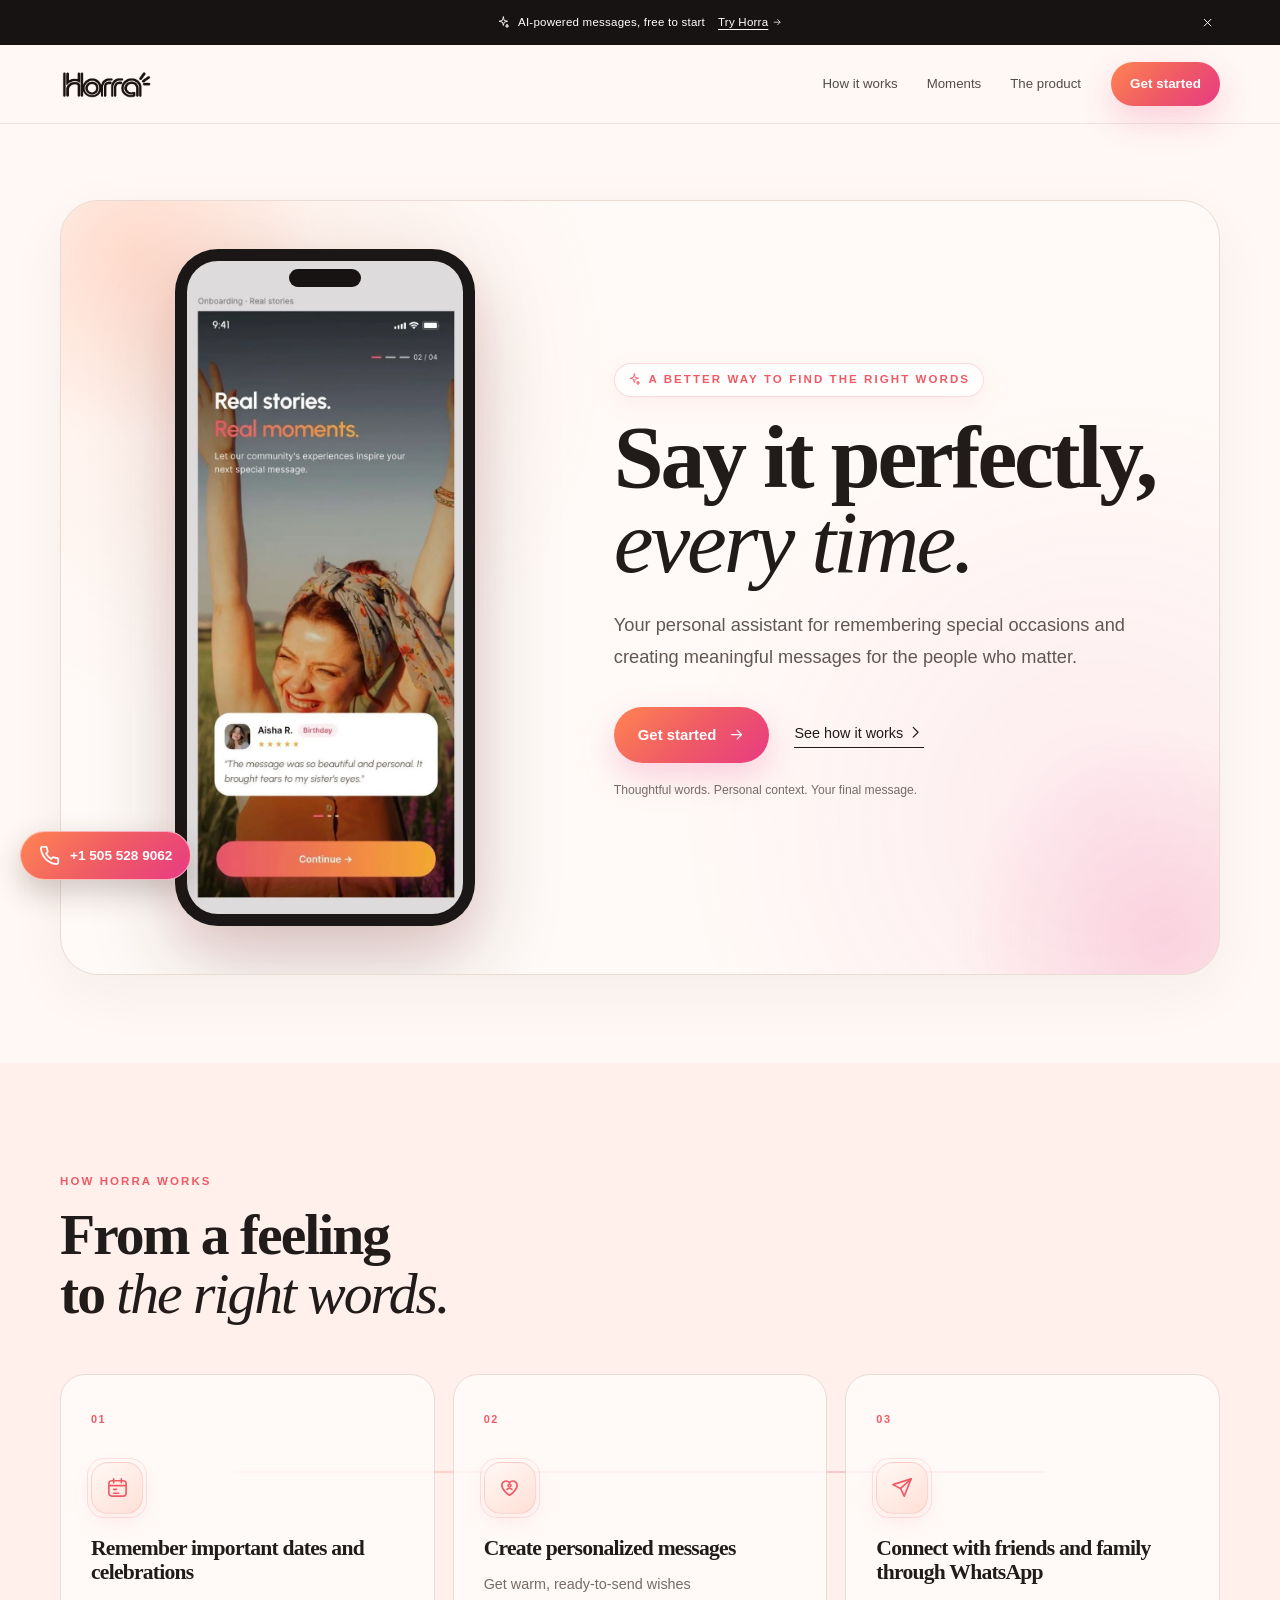
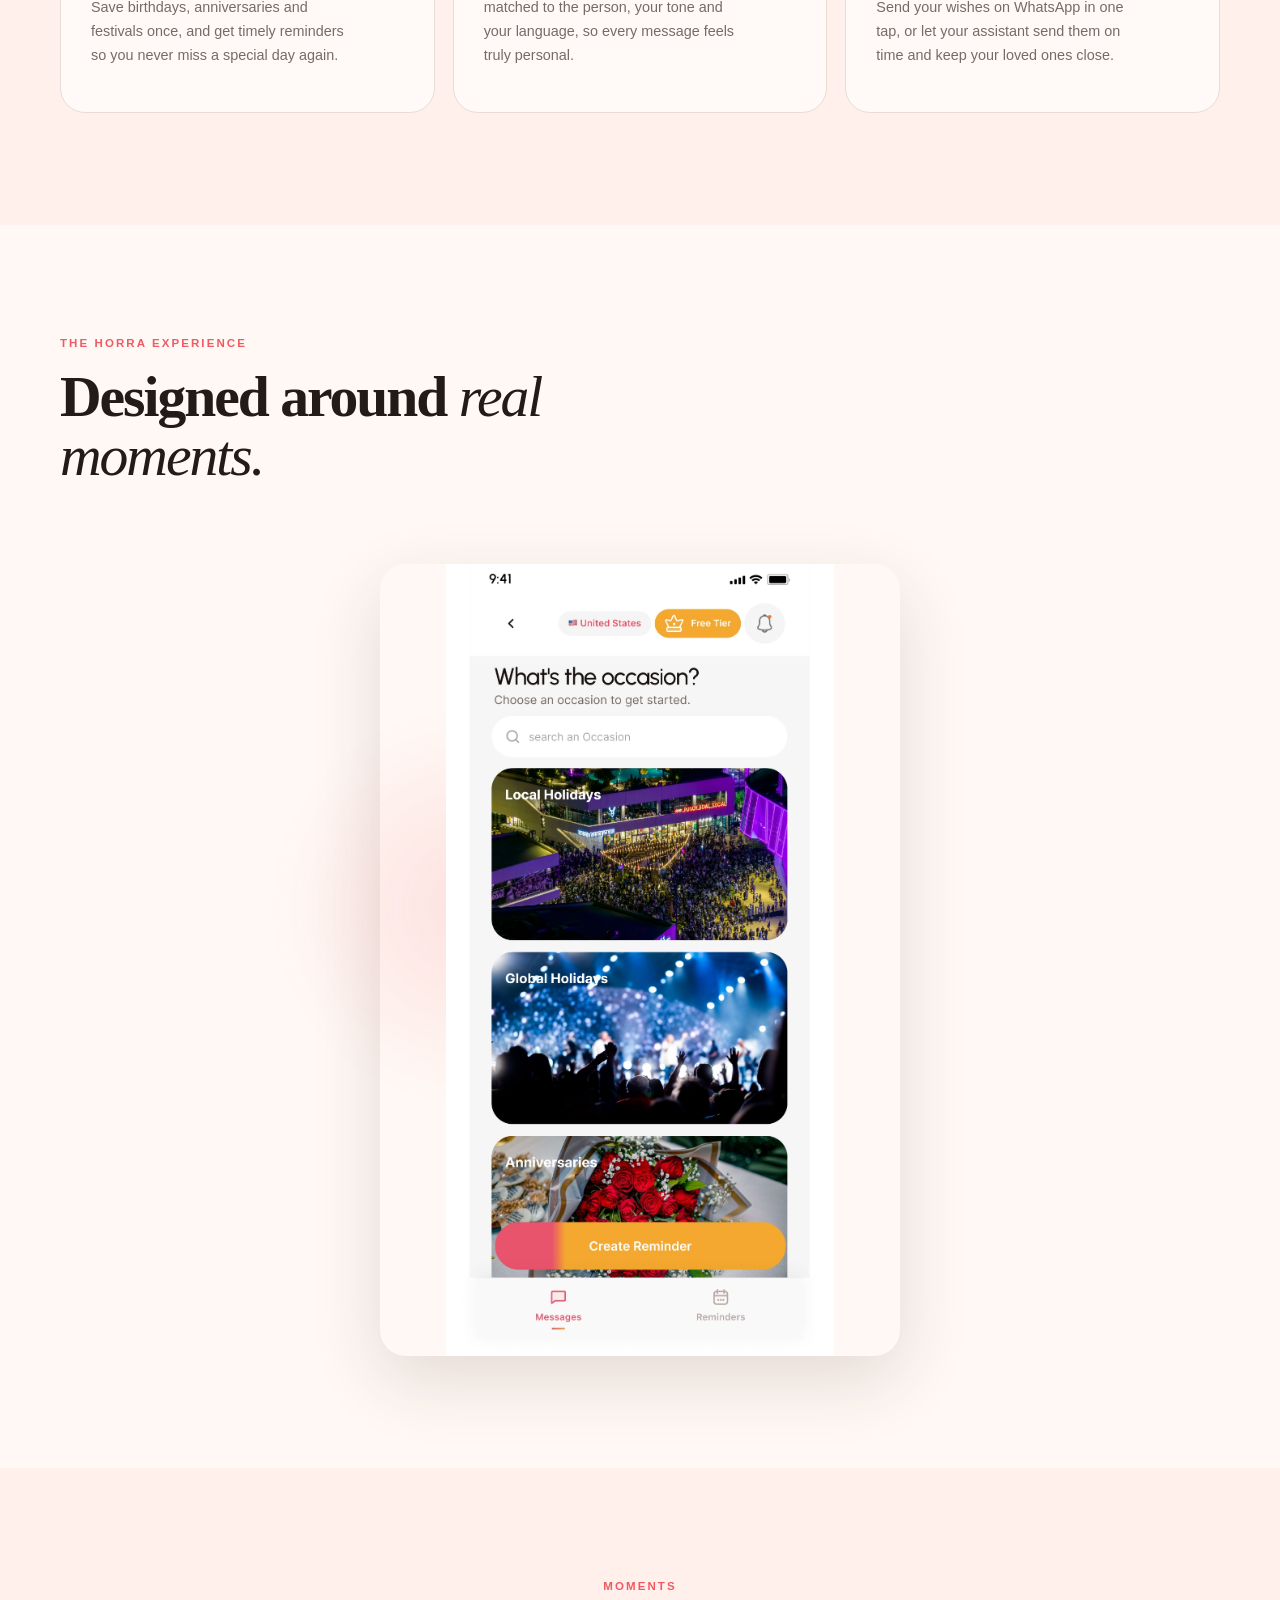
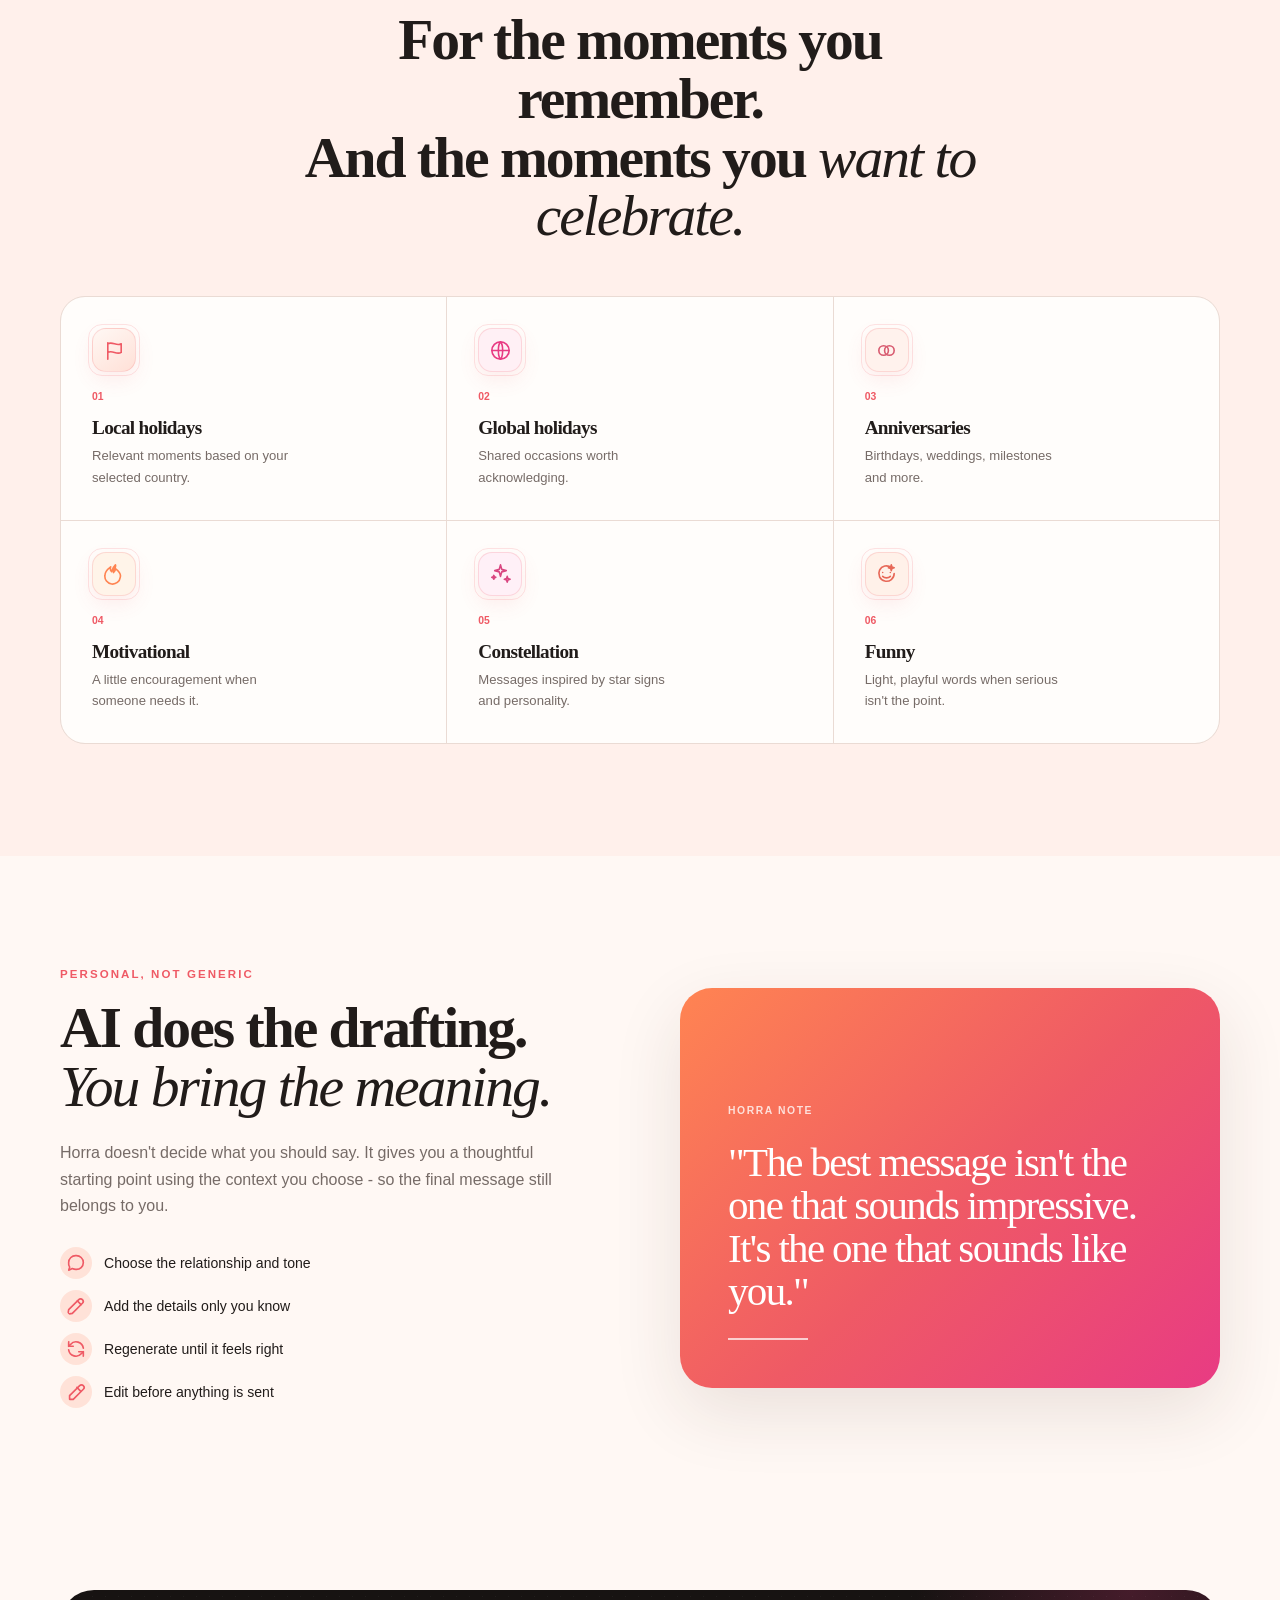
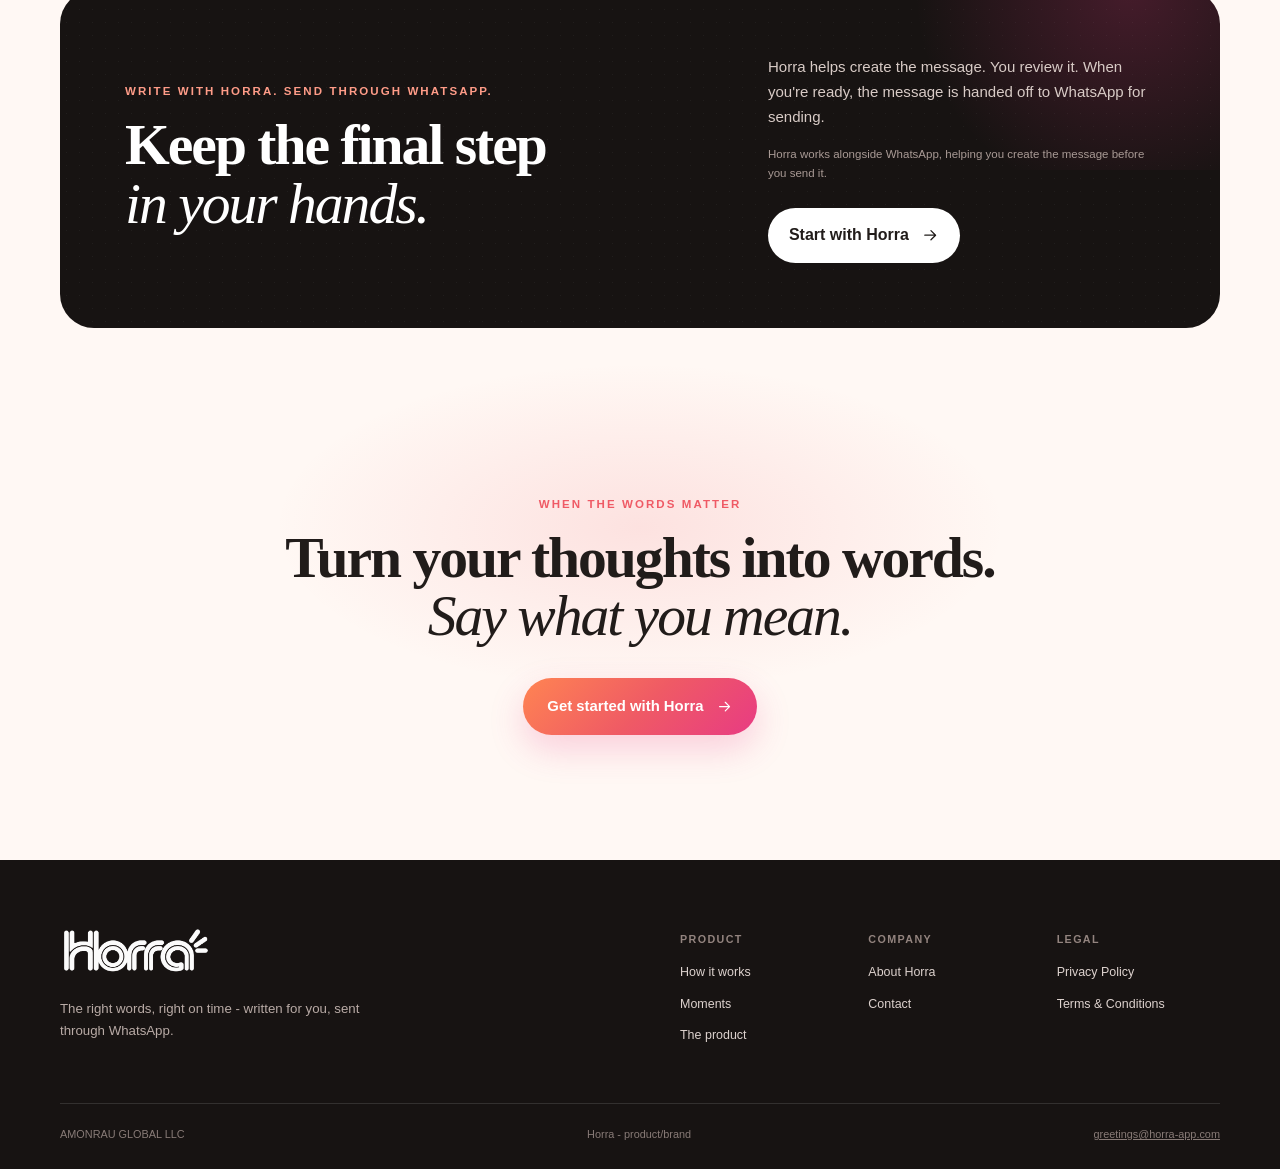
<file: index.html>
<!doctype html>
<html lang="en">
<head>
  <meta charset="utf-8">
  <meta name="viewport" content="width=device-width, initial-scale=1">
  <title>Horra - Say it perfectly, every time.</title>
  <meta name="description" content="Horra helps you find the right words for meaningful moments. Pick the moment, tell Horra what matters, review your message, and send it through WhatsApp.">
  <meta name="theme-color" content="#fff7f3">
  <meta property="og:title" content="Horra - Say it perfectly, every time.">
  <meta property="og:description" content="Pick the moment. Tell Horra what matters. Get words that feel like you.">
  <meta property="og:type" content="website">
  <meta property="og:url" content="https://horraapp.com/">
  <meta property="og:image" content="https://horraapp.com/app/assets/Horra%20home%20page%20image.png">
  <meta property="og:image:alt" content="Horra app preview and brand logo">
  <meta name="twitter:card" content="summary_large_image">
  <meta name="twitter:title" content="Horra - Say it perfectly, every time.">
  <meta name="twitter:description" content="Pick the moment. Tell Horra what matters. Get words that feel like you.">
  <meta name="twitter:image" content="https://horraapp.com/app/assets/Horra%20home%20page%20image.png">
  <link rel="canonical" href="https://horraapp.com/">
  <link rel="icon" type="image/png" href="assets/horrax.png">
  <link rel="apple-touch-icon" href="assets/horrax.png">
  <link rel="stylesheet" href="styles.css">
</head>
<body>
  <a class="skip-link" href="#main">Skip to content</a>

  <svg class="icon-sprite" aria-hidden="true" focusable="false">
    <symbol id="icon-sparkle" viewBox="0 0 24 24"><path d="m12 2 1.7 6.3L20 10l-6.3 1.7L12 18l-1.7-6.3L4 10l6.3-1.7L12 2Z"/><path d="m19 16 .7 2.3L22 19l-2.3.7L19 22l-.7-2.3L16 19l2.3-.7L19 16Z"/></symbol>
    <symbol id="icon-arrow" viewBox="0 0 24 24"><path d="M5 12h13M13 6l6 6-6 6"/></symbol>
    <symbol id="icon-chevron" viewBox="0 0 24 24"><path d="m9 5 7 7-7 7"/></symbol>
    <symbol id="icon-calendar" viewBox="0 0 24 24"><rect x="3" y="5" width="18" height="16" rx="3"/><path d="M8 3v4M16 3v4M3 10h18M8 14h3M8 18h5"/></symbol>
    <symbol id="icon-heart-user" viewBox="0 0 24 24"><path d="M12 20S4 15.5 4 9.5A4.5 4.5 0 0 1 12 7a4.5 4.5 0 0 1 8 2.5C20 15.5 12 20 12 20Z"/><circle cx="12" cy="10" r="1.5"/><path d="M9.5 14c1.3-1.3 3.7-1.3 5 0"/></symbol>
    <symbol id="icon-send" viewBox="0 0 24 24"><path d="m21 3-7.2 18-3.8-8L2 9l19-6Z"/><path d="M10 13 21 3"/></symbol>
    <symbol id="icon-flag" viewBox="0 0 24 24"><path d="M5 21V4M5 5c5-3 9 3 14 0v9c-5 3-9-3-14 0"/></symbol>
    <symbol id="icon-globe" viewBox="0 0 24 24"><circle cx="12" cy="12" r="9"/><path d="M3 12h18M12 3c3 3 3 15 0 18M12 3c-3 3-3 15 0 18"/></symbol>
    <symbol id="icon-rings" viewBox="0 0 24 24"><circle cx="9" cy="12" r="5"/><circle cx="15" cy="12" r="5"/></symbol>
    <symbol id="icon-flame" viewBox="0 0 24 24"><path d="M13 3c1 4-3 5-2 8 1-1 2-2 2-4 4 3 6 6 5 9a8 8 0 0 1-16-2c0-3 2-6 6-9-1 3 0 4 1 5 1-2 1-4 4-7Z"/></symbol>
    <symbol id="icon-stars" viewBox="0 0 24 24"><path d="m12 3 1.3 4.7L18 9l-4.7 1.3L12 15l-1.3-4.7L6 9l4.7-1.3L12 3ZM19 15l.7 2.3L22 18l-2.3.7L19 21l-.7-2.3L16 18l2.3-.7L19 15ZM5 14l.6 1.4L7 16l-1.4.6L5 18l-.6-1.4L3 16l1.4-.6L5 14Z"/></symbol>
    <symbol id="icon-laugh" viewBox="0 0 24 24"><path d="M20 12a8 8 0 1 1-3-6.2"/><path d="M8 11h.01M16 11h.01M8 15c2 2 6 2 8 0"/><path d="m17 3 .7 2.3L20 6l-2.3.7L17 9l-.7-2.3L14 6l2.3-.7L17 3Z"/></symbol>
    <symbol id="icon-chat" viewBox="0 0 24 24"><path d="M20 11.5a7.5 7.5 0 0 1-8 7.5 8.5 8.5 0 0 1-4-.9L4 20l1.1-3.5A7.4 7.4 0 0 1 4 11.5 7.5 7.5 0 0 1 12 4a7.5 7.5 0 0 1 8 7.5Z"/></symbol>
    <symbol id="icon-pencil" viewBox="0 0 24 24"><path d="m4 16-.8 4.8L8 20l11-11a2.8 2.8 0 0 0-4-4L4 16Z"/><path d="m13.5 6.5 4 4"/></symbol>
    <symbol id="icon-refresh" viewBox="0 0 24 24"><path d="M20 11a8 8 0 0 0-14-4L4 9"/><path d="M4 4v5h5M4 13a8 8 0 0 0 14 4l2-2"/><path d="M20 20v-5h-5"/></symbol>
    <symbol id="icon-edit" viewBox="0 0 24 24"><path d="M5 20h4L20 9a2.8 2.8 0 0 0-4-4L5 16v4Z"/><path d="m13 7 4 4"/></symbol>
    <symbol id="icon-x" viewBox="0 0 24 24"><path d="m6 6 12 12M18 6 6 18"/></symbol>
  </svg>

  <div class="announcement-bar" role="status">
    <div class="announcement-inner"><span><svg class="icon icon-small"><use href="#icon-sparkle"/></svg> AI-powered messages, free to start <a href="https://play.google.com/store/apps/details?id=com.amonrauglobal.horra&amp;pcampaignid=web_share">Try Horra <svg class="icon icon-tiny"><use href="#icon-arrow"/></svg></a></span><button class="announcement-close" type="button" aria-label="Dismiss announcement"><svg class="icon"><use href="#icon-x"/></svg></button></div>
  </div>

  <header class="site-header">
    <div class="container nav-wrap">
      <a class="brand" href="index.html" aria-label="Horra home">
        <img class="brand-logo brand-logo-dark" src="assets/horrax.png" width="93" height="31" alt="Horra">
      </a>

      <nav class="desktop-nav" aria-label="Primary navigation">
        <a href="#how">How it works</a>
        <a href="#moments">Moments</a>
        <a href="#product">The product</a>
      </nav>

      <a class="button button-small button-primary" href="https://play.google.com/store/apps/details?id=com.amonrauglobal.horra&amp;pcampaignid=web_share">Get started</a>
      <button class="menu-button" type="button" aria-label="Open menu" aria-expanded="false" aria-controls="mobile-menu">
        <span></span><span></span><span></span>
      </button>
    </div>

    <div class="menu-scrim" aria-hidden="true"></div>
    <nav id="mobile-menu" class="mobile-menu" aria-label="Mobile navigation">
      <a href="#how"><svg class="icon"><use href="#icon-calendar"/></svg>How it works</a>
      <a href="#moments"><svg class="icon"><use href="#icon-stars"/></svg>Moments</a>
      <a href="#product"><svg class="icon"><use href="#icon-chat"/></svg>The product</a>
      <a href="about.html"><svg class="icon"><use href="#icon-heart-user"/></svg>About</a>
      <a href="privacy.html"><svg class="icon"><use href="#icon-pencil"/></svg>Privacy</a>
      <a href="terms.html"><svg class="icon"><use href="#icon-edit"/></svg>Terms</a>
    </nav>
  </header>

  <main id="main">
    <section class="hero section">
      <div class="container hero-banner">
        <div class="hero-banner-screen reveal">
          <div class="hero-screen-wrap">
            <img
              class="hero-screen-image"
              src="app/assets/Horra%20home%20page%20image.png"
              alt="Horra onboarding screen introducing real stories and real moments."
              width="676"
              height="1600"
              decoding="async"
              fetchpriority="high"
            >
          </div>
        </div>

        <div class="hero-banner-copy reveal">
          <p class="eyebrow eyebrow-pill"><svg class="icon icon-small"><use href="#icon-sparkle"/></svg>A BETTER WAY TO FIND THE RIGHT WORDS</p>
          <h1>Say it perfectly,<br><em>every time.</em></h1>
          <p class="hero-lede">Your personal assistant for remembering special occasions and creating meaningful messages for the people who matter.</p>
          <div class="hero-actions" id="start">
            <a class="button button-primary button-large" href="https://play.google.com/store/apps/details?id=com.amonrauglobal.horra&amp;pcampaignid=web_share">Get started <svg class="icon"><use href="#icon-arrow"/></svg></a>
            <a class="text-link" href="#how">See how it works <svg class="icon"><use href="#icon-chevron"/></svg></a>
          </div>
          <p class="microcopy">Thoughtful words. Personal context. Your final message.</p>
        </div>
      </div>
    </section>
<section id="how" class="how section section-soft">
      <div class="container">
        <div class="section-heading">
          <p class="eyebrow">HOW HORRA WORKS</p>
          <h2>From a feeling<br>to <em>the right words.</em></h2>
        </div>

        <div class="steps">
          <article class="step-card">
            <span class="step-number">01</span>
            <div class="step-icon"><svg class="icon"><use href="#icon-calendar"/></svg></div>
            <h3>Remember important dates and celebrations</h3>
            <p>Save birthdays, anniversaries and festivals once, and get timely reminders so you never miss a special day again.</p>
          </article>
          <article class="step-card">
            <span class="step-number">02</span>
            <div class="step-icon"><svg class="icon"><use href="#icon-heart-user"/></svg></div>
            <h3>Create personalized messages</h3>
            <p>Get warm, ready-to-send wishes matched to the person, your tone and your language, so every message feels truly personal.</p>
          </article>
          <article class="step-card">
            <span class="step-number">03</span>
            <div class="step-icon"><svg class="icon"><use href="#icon-send"/></svg></div>
            <h3>Connect with friends and family through WhatsApp</h3>
            <p>Send your wishes on WhatsApp in one tap, or let your assistant send them on time and keep your loved ones close.</p>
          </article>
        </div>
      </div>
    </section>

    <section id="product" class="product section">
      <div class="container">
        <div class="product-intro">
          <div>
            <p class="eyebrow">THE HORRA EXPERIENCE</p>
            <h2>Designed around <em>real moments.</em></h2>
          </div>
         
        </div>

        <div class="product-showcase">
          <img
            class="experience-image"
            src="app/assets/real_experience.jpg"
            alt="Horra app experience showing occasion choices and reminders."
            width="957"
            height="1957"
            loading="lazy"
            decoding="async"
          >
        </div>
      </div>
    </section>

    <section id="moments" class="moments section section-soft">
      <div class="container">
        <div class="section-heading centered">
          <p class="eyebrow">MOMENTS</p>
          <h2>For the moments you remember.<br>And the moments you <em>want to celebrate.</em></h2>
        </div>
        <div class="moment-grid">
          <article class="moment-card"><div class="moment-icon"><svg class="icon"><use href="#icon-flag"/></svg></div><span>01</span><h3>Local holidays</h3><p>Relevant moments based on your selected country.</p></article>
          <article class="moment-card"><div class="moment-icon"><svg class="icon"><use href="#icon-globe"/></svg></div><span>02</span><h3>Global holidays</h3><p>Shared occasions worth acknowledging.</p></article>
          <article class="moment-card"><div class="moment-icon"><svg class="icon"><use href="#icon-rings"/></svg></div><span>03</span><h3>Anniversaries</h3><p>Birthdays, weddings, milestones and more.</p></article>
          <article class="moment-card"><div class="moment-icon"><svg class="icon"><use href="#icon-flame"/></svg></div><span>04</span><h3>Motivational</h3><p>A little encouragement when someone needs it.</p></article>
          <article class="moment-card"><div class="moment-icon"><svg class="icon"><use href="#icon-stars"/></svg></div><span>05</span><h3>Constellation</h3><p>Messages inspired by star signs and personality.</p></article>
          <article class="moment-card"><div class="moment-icon"><svg class="icon"><use href="#icon-laugh"/></svg></div><span>06</span><h3>Funny</h3><p>Light, playful words when serious isn't the point.</p></article>
        </div>
      </div>
    </section>

    <section class="personal section">
      <div class="container personal-grid">
        <div class="personal-copy">
          <p class="eyebrow">PERSONAL, NOT GENERIC</p>
          <h2>AI does the drafting.<br><em>You bring the meaning.</em></h2>
          <p>Horra doesn't decide what you should say. It gives you a thoughtful starting point using the context you choose - so the final message still belongs to you.</p>
          <ul class="check-list">
            <li><svg class="icon"><use href="#icon-chat"/></svg>Choose the relationship and tone</li>
            <li><svg class="icon"><use href="#icon-pencil"/></svg>Add the details only you know</li>
            <li><svg class="icon"><use href="#icon-refresh"/></svg>Regenerate until it feels right</li>
            <li><svg class="icon"><use href="#icon-edit"/></svg>Edit before anything is sent</li>
          </ul>
        </div>
        <div class="quote-card">
          <span>HORRA NOTE</span>
          <blockquote>"The best message isn't the one that sounds impressive. It's the one that sounds like you."</blockquote>
          <div class="quote-line"></div>
        </div>
      </div>
    </section>

    <section class="whatsapp section">
      <div class="container whatsapp-card">
        <div>
          <p class="eyebrow">WRITE WITH HORRA. SEND THROUGH WHATSAPP.</p>
          <h2>Keep the final step<br><em>in your hands.</em></h2>
        </div>
        <div class="whatsapp-copy">
          <p>Horra helps create the message. You review it. When you're ready, the message is handed off to WhatsApp for sending.</p>
          <p class="small-note">Horra works alongside WhatsApp, helping you create the message before you send it.</p>
          <a class="button button-light" href="https://play.google.com/store/apps/details?id=com.amonrauglobal.horra&amp;pcampaignid=web_share">Start with Horra <svg class="icon"><use href="#icon-arrow"/></svg></a>
        </div>
      </div>
    </section>
<section class="final-cta section">
      <div class="container">
        <p class="eyebrow">WHEN THE WORDS MATTER</p>
        <h2>Turn your thoughts into words.<br><em>Say what you mean.</em></h2>
        <a class="button button-primary button-large" href="https://play.google.com/store/apps/details?id=com.amonrauglobal.horra&amp;pcampaignid=web_share">Get started with Horra <svg class="icon"><use href="#icon-arrow"/></svg></a>
      </div>
    </section>
  </main>

  <div class="download-promo" aria-hidden="true">
    <div class="download-promo-panel" role="dialog" aria-modal="true" aria-labelledby="download-promo-title" aria-describedby="download-promo-copy">
      <button class="download-promo-close" type="button" aria-label="Close download offer">x</button>
      <div class="download-promo-images">
        <img class="download-promo-logo" src="app/assets/horra%20logo.png" width="240" height="240" alt="Horra">
        <img class="download-promo-badge" src="app/assets/download%20horra.png" width="918" height="309" alt="Get it on Google Play">
      </div>
      <h2 id="download-promo-title">Make every moment matter.</h2>
      <p id="download-promo-copy">Remember special occasions and create meaningful messages with Horra.</p>
      <a class="button button-primary button-large download-promo-button" href="https://play.google.com/store/apps/details?id=com.amonrauglobal.horra&amp;pcampaignid=web_share">Download Horra <svg class="icon"><use href="#icon-arrow"/></svg></a>
    </div>
  </div>

  <div class="join-modal" aria-hidden="true">
    <div class="join-modal-panel" role="dialog" aria-modal="true" aria-labelledby="join-title">
      <button class="join-modal-close" type="button" aria-label="Close join form">x</button>
      <p class="eyebrow">JOIN US</p>
      <h2 id="join-title">Be the first to know</h2>
      <p>We will keep you informed as a Horra customer.</p>
      <form class="join-form" method="post">
        <div class="field-group">
          <label for="join-name">Name</label>
          <input id="join-name" name="name" type="text" placeholder="Your full name" required>
        </div>
        <div class="field-group">
          <label for="join-phone">Phone number</label>
          <input id="join-phone" name="phone" type="tel" placeholder="Your phone number" required>
        </div>
        <div class="field-group">
          <label for="join-message">Message</label>
          <textarea id="join-message" name="message" placeholder="Tell us what you'd like to know..." required></textarea>
        </div>
        <button class="button button-primary button-large join-submit" type="submit">Join us</button>
      </form>
      <div class="join-success" aria-live="polite"></div>
    </div>
  </div>

  <footer class="site-footer">
    <div class="container footer-top">
      <div class="footer-brand">
        <a class="brand brand-footer" href="index.html"><img class="brand-logo footer-logo" src="assets/footerlogo.png" width="150" height="50" alt="Horra"></a>
        <p>The right words, right on time - written for you, sent through WhatsApp.</p>
      </div>
      <div class="footer-links">
        <div><b>Product</b><a href="#how">How it works</a><a href="#moments">Moments</a><a href="#product">The product</a></div>
        <div><b>Company</b><a href="about.html">About Horra</a><a href="contact.html">Contact</a></div>
        <div><b>Legal</b><a href="privacy.html">Privacy Policy</a><a href="terms.html">Terms & Conditions</a></div>
      </div>
    </div>
    <div class="container footer-bottom">
      <span>AMONRAU GLOBAL LLC</span>
      <span>Horra - product/brand</span>
      <span><a href="mailto:greetings@horra-app.com">greetings@horra-app.com</a></span>
    </div>
  </footer>

  <a class="call-us-float" href="tel:+15055289062" aria-label="Call Horra at +1 505 528 9062">
    <svg viewBox="0 0 24 24" aria-hidden="true" focusable="false"><path d="M22 16.9v3a2 2 0 0 1-2.2 2 19.8 19.8 0 0 1-8.6-3.1 19.4 19.4 0 0 1-6-6A19.8 19.8 0 0 1 2.1 4.2 2 2 0 0 1 4.1 2h3a2 2 0 0 1 2 1.7c.1 1 .4 2 .7 2.9a2 2 0 0 1-.5 2.1L8 9.9a16 16 0 0 0 6 6l1.2-1.3a2 2 0 0 1 2.1-.5c.9.3 1.9.6 2.9.7a2 2 0 0 1 1.8 2.1Z"/></svg>
    <span>+1 505 528 9062</span>
  </a>
  <script src="script.js"></script>
</body>
</html>
</file>
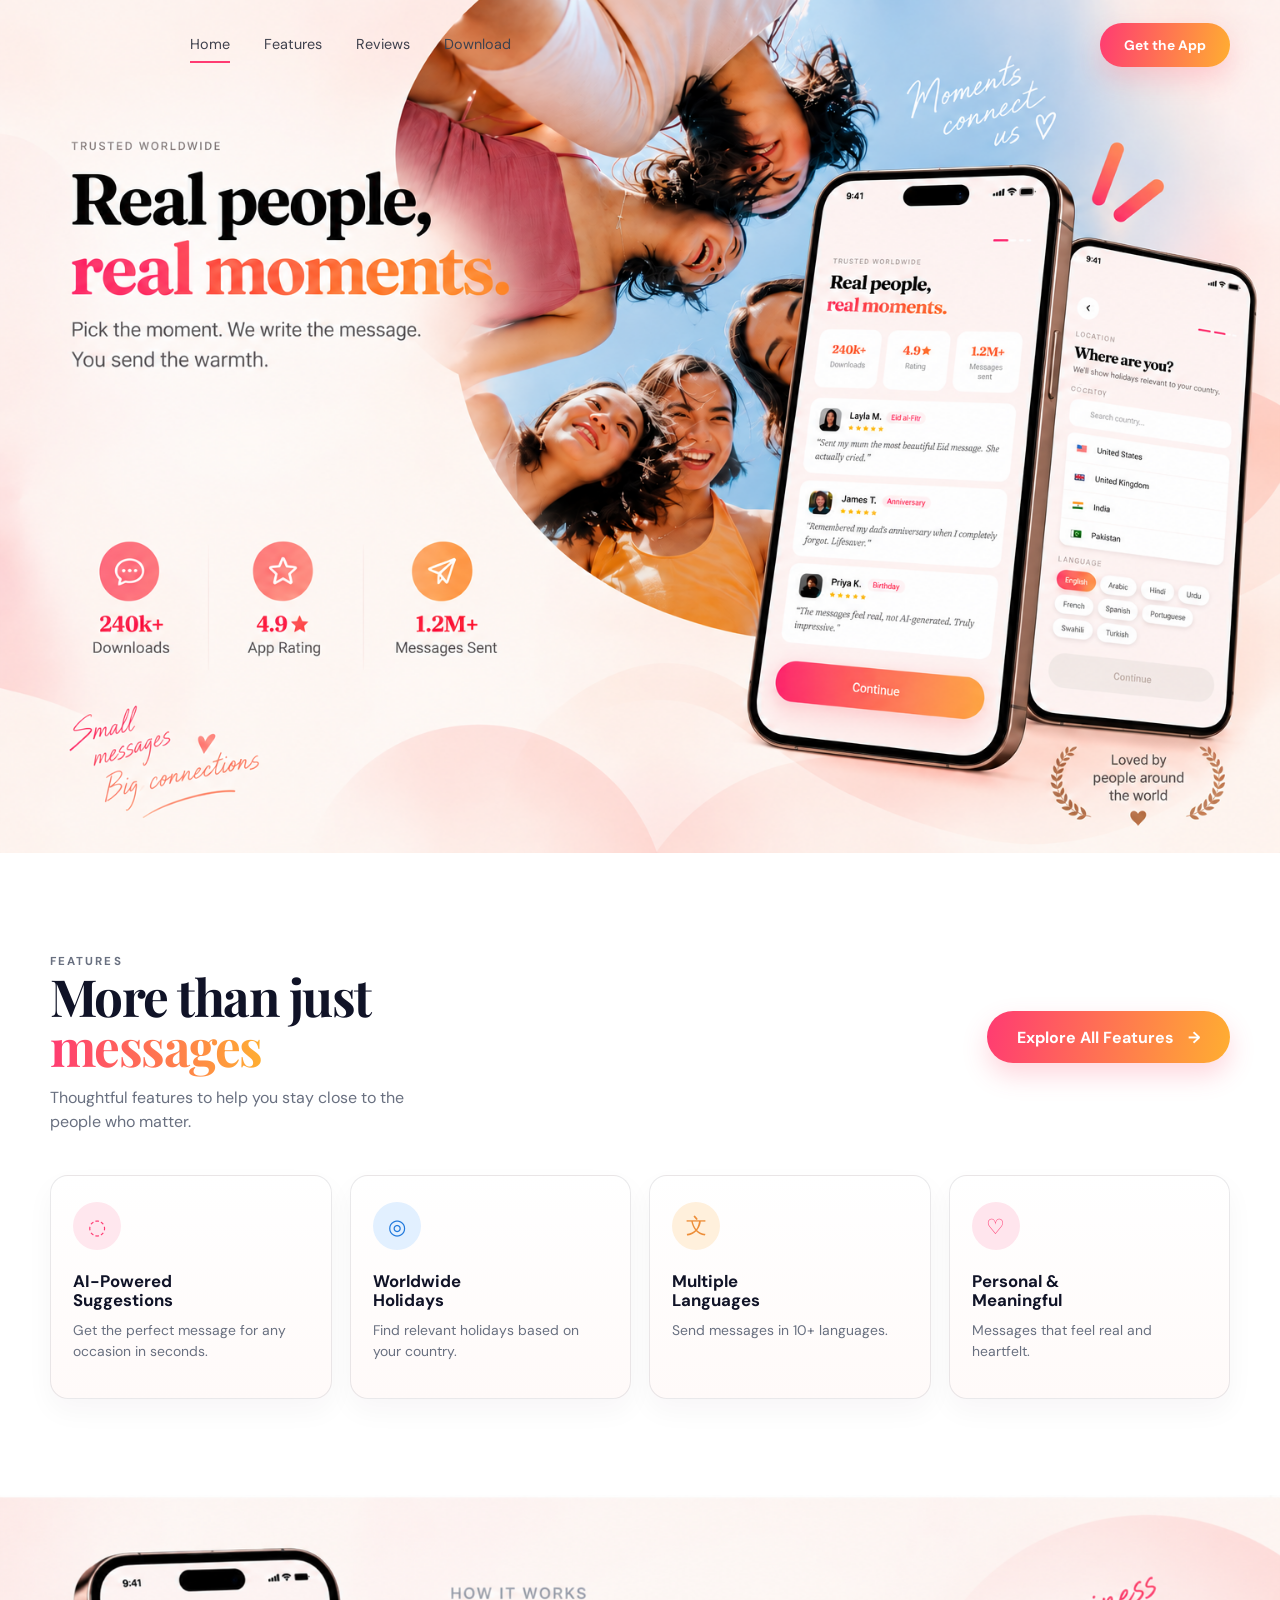
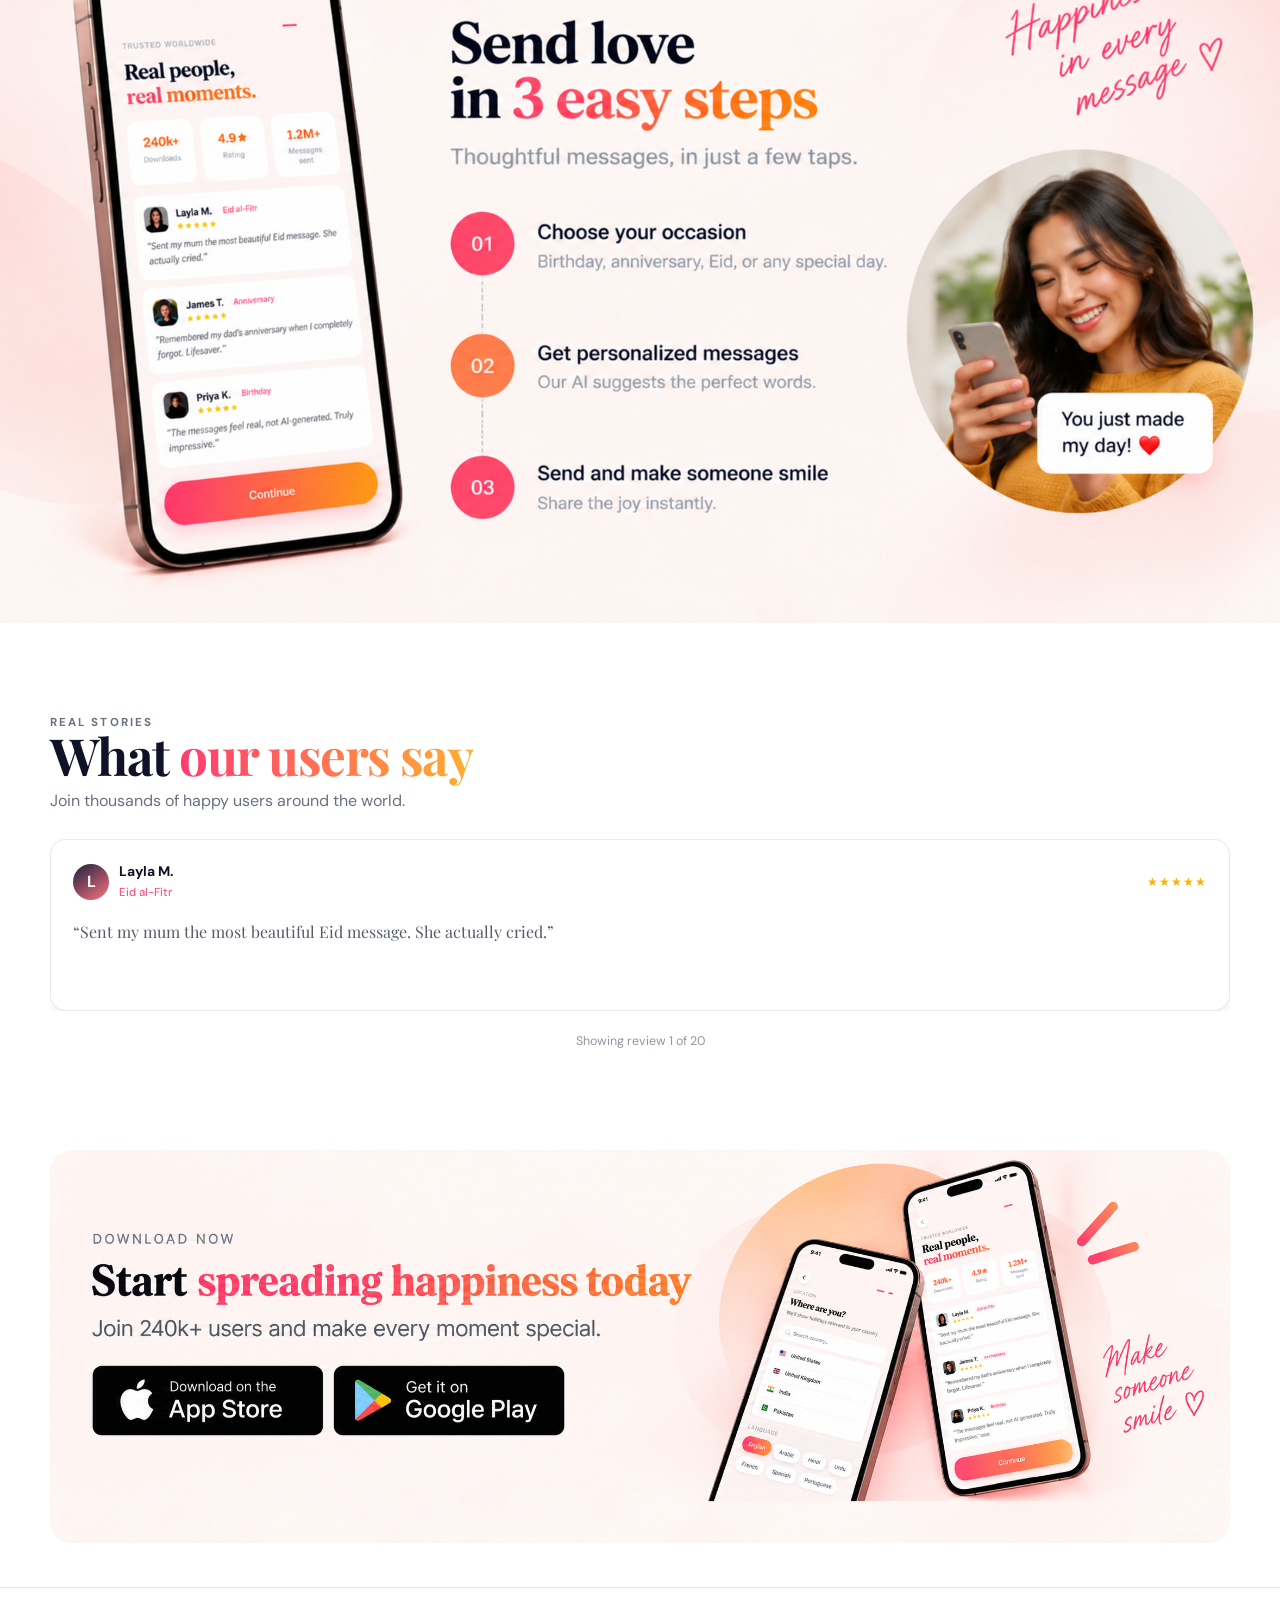
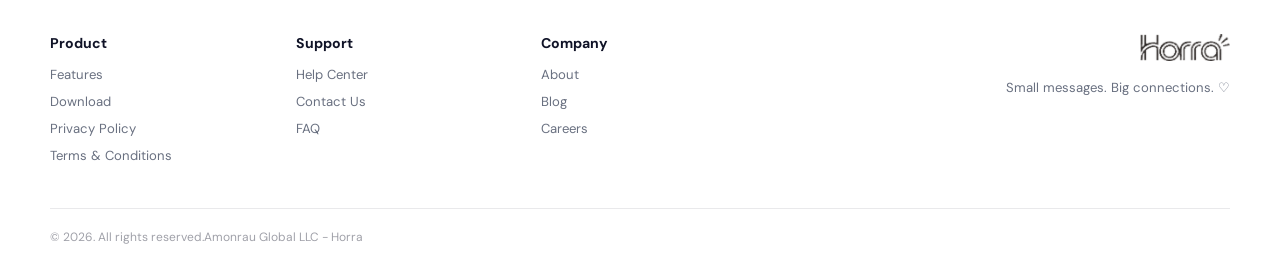
<file: app/index.html>
<!doctype html>
<html lang="en">
<head>
  <meta charset="UTF-8">
  <meta name="viewport" content="width=device-width, initial-scale=1">
  <meta name="description" content="Horra helps you send thoughtful messages for every meaningful moment.">
  <title>Horra | Real people, real moments.</title>
  <link rel="preconnect" href="https://fonts.googleapis.com">
  <link rel="preconnect" href="https://fonts.gstatic.com" crossorigin>
  <link href="https://fonts.googleapis.com/css2?family=DM+Sans:wght@400;500;600;700&family=Playfair+Display:wght@600;700;800&display=swap" rel="stylesheet">
  <style>
    :root {
      --ink: #101327;
      --muted: #697080;
      --paper: #fffaf8;
      --peach: #fff0ec;
      --pink: #ff3b72;
      --coral: #ff7255;
      --orange: #ffae31;
      --line: rgba(16, 19, 39, .09);
      --serif: "Playfair Display", Georgia, serif;
      --sans: "DM Sans", Arial, sans-serif;
    }

    * { box-sizing: border-box; }
    html { scroll-behavior: smooth; }
    body { margin: 0; color: var(--ink); background: var(--paper); font-family: var(--sans); }
    img { max-width: 100%; display: block; }
    a { color: inherit; text-decoration: none; }
    button { font: inherit; }
    .skip-link { position: absolute; left: 1rem; top: -4rem; z-index: 20; background: var(--ink); color: #fff; padding: .7rem 1rem; border-radius: 8px; }
    .skip-link:focus { top: 1rem; }
    .container { width: min(1180px, calc(100% - 48px)); margin: 0 auto; }
    .eyebrow { margin: 0 0 12px; color: #8c909c; font-size: .72rem; font-weight: 700; letter-spacing: .18em; text-transform: uppercase; }
    .section-title { margin: 0; font-family: var(--serif); font-size: clamp(2.2rem, 4vw, 4rem); line-height: .98; letter-spacing: -.03em; }
    .gradient-text { color: var(--pink); background: linear-gradient(90deg, var(--pink), var(--orange)); background-clip: text; -webkit-background-clip: text; -webkit-text-fill-color: transparent; }
    .button { display: inline-flex; min-height: 52px; align-items: center; justify-content: center; gap: 14px; border: 0; border-radius: 999px; padding: 0 30px; color: #fff; background: linear-gradient(100deg, var(--pink), var(--orange)); box-shadow: 0 12px 26px rgba(255, 72, 105, .22); font-weight: 700; cursor: pointer; transition: transform .2s ease, box-shadow .2s ease; }
    .button:hover { transform: translateY(-2px); box-shadow: 0 16px 30px rgba(255, 72, 105, .28); }
    .button:focus-visible, .nav a:focus-visible, .mobile-menu:focus-visible { outline: 3px solid #111; outline-offset: 4px; }

    .hero { position: relative; overflow: hidden; background: var(--peach); }
    .hero picture { display: block; }
    .hero-art { width: 100%; height: auto; }
    .hero-content { position: absolute; inset: 0; z-index: 1; padding-top: 1px; }
    .nav { display: flex; align-items: center; justify-content: space-between; padding: 22px 0; }
    .logo { width: 100px; height: auto; }
    .mobile-logo, .mobile-menu { display: none; }
    .nav-links { display: flex; gap: 34px; margin-left: 140px; color: #3f414d; font-size: .9rem; }
    .nav-links a { padding: 8px 0; border-bottom: 2px solid transparent; }
    .nav-links a:hover, .nav-links a[aria-current="page"] { border-color: var(--pink); }
    .nav .button { min-height: 44px; margin-left: auto; padding: 0 24px; font-size: .86rem; }
    .hero-hotspot { position: absolute; left: 3%; top: 62%; width: 35%; height: 20%; }

    .features { padding: 86px 0 96px; background: #fff; }
    .section-heading { display: grid; grid-template-columns: minmax(0, 1fr) auto; align-items: center; gap: 2rem; margin-bottom: 40px; }
    .section-heading p { max-width: 400px; margin: 14px 0 0; color: var(--muted); line-height: 1.55; }
    .features-grid { display: grid; grid-template-columns: repeat(4, 1fr); gap: 18px; }
    .feature-card { min-height: 224px; padding: 26px 22px; border: 1px solid var(--line); border-radius: 18px; background: linear-gradient(180deg, #fff, #fffaf9); box-shadow: 0 12px 28px rgba(45, 24, 41, .04); transition: transform .25s ease, box-shadow .25s ease; }
    .feature-card:hover { transform: translateY(-5px); box-shadow: 0 18px 30px rgba(45, 24, 41, .1); }
    .feature-icon { width: 48px; height: 48px; display: grid; place-items: center; margin-bottom: 22px; border-radius: 50%; color: var(--pink); background: #ffe7ee; font-size: 1.3rem; }
    .feature-card:nth-child(2) .feature-icon { color: #2179dc; background: #e2f0ff; }
    .feature-card:nth-child(3) .feature-icon { color: #ed8d38; background: #fff0dc; }
    .feature-card:nth-child(4) .feature-icon { color: var(--pink); background: #ffe5ed; }
    .feature-card h3 { margin: 0 0 9px; font-size: 1.05rem; line-height: 1.15; }
    .feature-card p { margin: 0; color: var(--muted); font-size: .87rem; line-height: 1.5; }

    .image-section { overflow: hidden; background: var(--peach); }
    .image-section img { width: 100%; height: auto; }
    .stories { padding: 82px 0 88px; background: #fff; }
    .stories-header { display: flex; align-items: end; justify-content: space-between; margin-bottom: 28px; }
    .stories-header p { margin: 10px 0 0; color: var(--muted); }
    .carousel-viewport { overflow: hidden; }
    .carousel-track { display: flex; gap: 18px; transition: transform .7s cubic-bezier(.22, .75, .25, 1); }
    .quote-card { flex: 0 0 100%; min-height: 172px; padding: 22px; border: 1px solid var(--line); border-radius: 16px; background: #fff; box-shadow: 0 10px 24px rgba(45, 24, 41, .05); }
    .quote-meta { display: flex; align-items: center; gap: 10px; margin-bottom: 20px; }
    .avatar { width: 36px; height: 36px; display: grid; place-items: center; border-radius: 50%; color: #fff; background: linear-gradient(145deg, #19203d, #ff7280); font-weight: 700; }
    .quote-meta strong { display: block; font-size: .87rem; }
    .quote-meta span { color: var(--pink); font-size: .72rem; }
    .stars { margin-left: auto; color: #ffb000; letter-spacing: 1px; font-size: .78rem; }
    .quote-card blockquote { margin: 0; color: #555b68; font-family: var(--serif); font-size: 1rem; line-height: 1.4; }
    .carousel-status { margin-top: 22px; color: #9296a0; font-size: .78rem; text-align: center; }

    .download { padding: 0 0 44px; background: #fff; }
    .download img { width: 100%; border-radius: 22px; }
    footer { padding: 46px 0 24px; background: #fff; border-top: 1px solid var(--line); }
    .footer-grid { display: grid; grid-template-columns: 1fr 1fr 1fr 2fr; gap: 24px; }
    .footer-grid h3 { margin: 0 0 14px; font-size: .88rem; }
    .footer-grid a, .footer-grid p { display: block; margin: 0 0 10px; color: var(--muted); font-size: .82rem; }
    .footer-brand { justify-self: end; text-align: right; }
    .footer-brand .logo { width: 90px; margin: 0 0 18px auto; }
    .footer-bottom { display: flex; justify-content: space-between; gap: 1rem; margin-top: 34px; padding-top: 20px; border-top: 1px solid var(--line); color: #a0a1a9; font-size: .75rem; }

    @media (max-width: 900px) {
      .hero-hotspot { left: 4%; top: 68%; width: 48%; height: 20%; }
      .nav-links { margin-left: 0; gap: 17px; }
      .features-grid { grid-template-columns: repeat(2, 1fr); }
    }
    @media (max-width: 620px) {
      .container { width: min(100% - 32px, 500px); }
      .nav { align-items: flex-start; }
      .mobile-logo { display: block; flex: 0 0 82px; width: 82px; margin-top: 7px; transform: translateY(-22px); }
      .mobile-menu { width: 42px; height: 42px; flex: 0 0 42px; display: grid; place-content: center; gap: 6px; margin-left: 12px; border: 0; border-radius: 50%; color: var(--ink); background: rgba(255, 255, 255, .8); cursor: pointer; transform: translateY(-22px); }
      .mobile-menu span { display: block; width: 20px; height: 2px; border-radius: 2px; background: currentColor; }
      .nav-links { position: absolute; top: 76px; left: 0; right: 0; display: none; flex-direction: column; gap: 0; margin: 0; padding: 8px 18px; border: 1px solid var(--line); border-radius: 14px; background: rgba(255, 255, 255, .96); box-shadow: 0 12px 28px rgba(45, 24, 41, .12); font-size: .86rem; }
      .nav-links.is-open { display: flex; }
      .nav-links a { padding: 12px 0; border-bottom: 1px solid var(--line); }
      .nav-links a:last-child { border-bottom: 0; }
      .nav .button { min-height: 38px; padding: 0 15px; font-size: .74rem; }
      .hero-hotspot { left: 5%; top: 70%; width: 62%; height: 19%; }
      .features { padding: 64px 0; }
      .section-heading { grid-template-columns: minmax(0, 1fr) auto; gap: 14px; margin-bottom: 28px; }
      .section-heading .button { justify-self: end; width: 145px; min-height: 44px; padding: 0 8px; font-size: .68rem; white-space: nowrap; }
      .features-grid { display: flex; overflow-x: auto; gap: 14px; margin-right: -16px; padding: 4px 16px 18px 0; scroll-snap-type: x mandatory; scrollbar-width: thin; }
      .feature-card { flex: 0 0 min(78vw, 280px); min-height: 220px; scroll-snap-align: start; }
      .stories-header { display: block; }
      .download { padding: 0 16px 30px; }
      .download img { border-radius: 14px; }
      .footer-grid { grid-template-columns: 1fr 1fr; }
      .footer-brand { grid-column: 1 / -1; justify-self: start; text-align: left; }
      .footer-brand .logo { margin-left: 0; }
      .footer-bottom { display: block; }
      .footer-bottom p { margin: 8px 0 0; }
    }
    @media (prefers-reduced-motion: reduce) {
      html { scroll-behavior: auto; }
      *, *::before, *::after { animation-duration: .01ms !important; animation-iteration-count: 1 !important; transition-duration: .01ms !important; }
    }
  </style>
</head>
<body>
  <a class="skip-link" href="#main">Skip to content</a>
  <header class="hero" id="home">
    <img class="hero-art" src="assets/reakk.png"Friends smiling together beside the Horra messaging app">
    <div class="container hero-content">
      <nav class="nav" aria-label="Main navigation">
        <a class="mobile-logo" href="#home" aria-label="Horra home"><img class="logo" src="assets/horra-wordmark-dark.png" alt="Horra"></a>
        <div class="nav-links" id="mobile-navigation">
          <a href="#home" aria-current="page">Home</a><a href="#features">Features</a><a href="#stories">Reviews</a><a href="#download">Download</a>
        </div>
        <button class="mobile-menu" type="button" aria-label="Open menu" aria-controls="mobile-navigation" aria-expanded="false"><span></span><span></span></button>
        <a class="button" href="#download">Get the App</a>
      </nav>
      <a class="hero-hotspot" href="#download" aria-label="Get started with Horra"></a>
    </div>
  </header>

  <main id="main">
    <section class="features" id="features" aria-labelledby="features-title">
      <div class="container">
        <div class="section-heading">
          <div><p class="eyebrow">Features</p><h1 class="section-title" id="features-title">More than just<br><span class="gradient-text">messages</span></h1><p>Thoughtful features to help you stay close to the people who matter.</p></div>
          <a class="button" href="#download">Explore All Features <span aria-hidden="true">→</span></a>
        </div>
        <div class="features-grid">
          <article class="feature-card"><div class="feature-icon" aria-hidden="true">◌</div><h3>AI-Powered<br>Suggestions</h3><p>Get the perfect message for any occasion in seconds.</p></article>
          <article class="feature-card"><div class="feature-icon" aria-hidden="true">◎</div><h3>Worldwide<br>Holidays</h3><p>Find relevant holidays based on your country.</p></article>
          <article class="feature-card"><div class="feature-icon" aria-hidden="true">文</div><h3>Multiple<br>Languages</h3><p>Send messages in 10+ languages.</p></article>
          <article class="feature-card"><div class="feature-icon" aria-hidden="true">♡</div><h3>Personal &amp;<br>Meaningful</h3><p>Messages that feel real and heartfelt.</p></article>
        </div>
      </div>
    </section>

    <section class="image-section" aria-label="How Horra works">
      <img src="assets/real%20horra%20s.png" alt="Horra makes sending thoughtful messages easy in three steps" loading="lazy">
    </section>

    <section class="stories" id="stories" aria-labelledby="stories-title">
      <div class="container">
        <div class="stories-header"><div><p class="eyebrow">Real stories</p><h2 class="section-title" id="stories-title">What <span class="gradient-text">our users say</span></h2><p>Join thousands of happy users around the world.</p></div></div>
        <div class="carousel-viewport" role="region" aria-roledescription="carousel" aria-label="User reviews">
          <div class="carousel-track" id="track">
            <article class="quote-card" role="group" aria-label="Review 1 of 20"><div class="quote-meta"><div class="avatar">L</div><div><strong>Layla M.</strong><span>Eid al-Fitr</span></div><div class="stars" aria-label="5 out of 5 stars">★★★★★</div></div><blockquote>“Sent my mum the most beautiful Eid message. She actually cried.”</blockquote></article>
            <article class="quote-card" role="group" aria-label="Review 2 of 20"><div class="quote-meta"><div class="avatar">J</div><div><strong>James T.</strong><span>Anniversary</span></div><div class="stars" aria-label="5 out of 5 stars">★★★★★</div></div><blockquote>“Remembered my dad’s anniversary when I completely forgot. Lifesaver.”</blockquote></article>
            <article class="quote-card" role="group" aria-label="Review 3 of 20"><div class="quote-meta"><div class="avatar">P</div><div><strong>Priya K.</strong><span>Birthday</span></div><div class="stars" aria-label="5 out of 5 stars">★★★★★</div></div><blockquote>“The messages feel real, not AI-generated. Truly impressive.”</blockquote></article>
            <article class="quote-card" role="group" aria-label="Review 4 of 20"><div class="quote-meta"><div class="avatar">A</div><div><strong>Amelia R.</strong><span>Thank you</span></div><div class="stars" aria-label="5 out of 5 stars">★★★★★</div></div><blockquote>“It helped me say exactly what I was feeling in the sweetest way.”</blockquote></article>
            <article class="quote-card" role="group" aria-label="Review 5 of 20"><div class="quote-meta"><div class="avatar">D</div><div><strong>Daniel K.</strong><span>Father's Day</span></div><div class="stars" aria-label="5 out of 5 stars">★★★★★</div></div><blockquote>“A thoughtful message was ready before my coffee even cooled down.”</blockquote></article>
            <article class="quote-card" role="group" aria-label="Review 6 of 20"><div class="quote-meta"><div class="avatar">S</div><div><strong>Sofia N.</strong><span>Good luck</span></div><div class="stars" aria-label="5 out of 5 stars">★★★★★</div></div><blockquote>“My best friend felt so supported before her big interview.”</blockquote></article>
            <article class="quote-card" role="group" aria-label="Review 7 of 20"><div class="quote-meta"><div class="avatar">M</div><div><strong>Marcus B.</strong><span>Congratulations</span></div><div class="stars" aria-label="5 out of 5 stars">★★★★★</div></div><blockquote>“The perfect words for a moment I never wanted to rush.”</blockquote></article>
            <article class="quote-card" role="group" aria-label="Review 8 of 20"><div class="quote-meta"><div class="avatar">N</div><div><strong>Nora E.</strong><span>New baby</span></div><div class="stars" aria-label="5 out of 5 stars">★★★★★</div></div><blockquote>“Everyone loved the message. It felt personal from the first line.”</blockquote></article>
            <article class="quote-card" role="group" aria-label="Review 9 of 20"><div class="quote-meta"><div class="avatar">R</div><div><strong>Ravi P.</strong><span>Diwali</span></div><div class="stars" aria-label="5 out of 5 stars">★★★★★</div></div><blockquote>“Horra made sending warm wishes to family abroad feel effortless.”</blockquote></article>
            <article class="quote-card" role="group" aria-label="Review 10 of 20"><div class="quote-meta"><div class="avatar">C</div><div><strong>Clara W.</strong><span>Get well soon</span></div><div class="stars" aria-label="5 out of 5 stars">★★★★★</div></div><blockquote>“A little message made a hard week feel much lighter.”</blockquote></article>
            <article class="quote-card" role="group" aria-label="Review 11 of 20"><div class="quote-meta"><div class="avatar">E</div><div><strong>Elena G.</strong><span>Mother's Day</span></div><div class="stars" aria-label="5 out of 5 stars">★★★★★</div></div><blockquote>“It captured our relationship so beautifully. Mum loved it.”</blockquote></article>
            <article class="quote-card" role="group" aria-label="Review 12 of 20"><div class="quote-meta"><div class="avatar">T</div><div><strong>Theo H.</strong><span>Birthday</span></div><div class="stars" aria-label="5 out of 5 stars">★★★★★</div></div><blockquote>“No blank-screen panic this year. I sent something genuinely warm.”</blockquote></article>
            <article class="quote-card" role="group" aria-label="Review 13 of 20"><div class="quote-meta"><div class="avatar">Y</div><div><strong>Yara F.</strong><span>Ramadan</span></div><div class="stars" aria-label="5 out of 5 stars">★★★★★</div></div><blockquote>“The multilingual suggestions made family messages so much easier.”</blockquote></article>
            <article class="quote-card" role="group" aria-label="Review 14 of 20"><div class="quote-meta"><div class="avatar">O</div><div><strong>Owen C.</strong><span>Thank you</span></div><div class="stars" aria-label="5 out of 5 stars">★★★★★</div></div><blockquote>“Simple, quick, and somehow still very much like me.”</blockquote></article>
            <article class="quote-card" role="group" aria-label="Review 15 of 20"><div class="quote-meta"><div class="avatar">I</div><div><strong>Isla J.</strong><span>Friendship</span></div><div class="stars" aria-label="5 out of 5 stars">★★★★★</div></div><blockquote>“I sent a small note just because. Those are often the best ones.”</blockquote></article>
            <article class="quote-card" role="group" aria-label="Review 16 of 20"><div class="quote-meta"><div class="avatar">K</div><div><strong>Kenji S.</strong><span>New Year</span></div><div class="stars" aria-label="5 out of 5 stars">★★★★★</div></div><blockquote>“It helped me share a fresh start with friends around the world.”</blockquote></article>
            <article class="quote-card" role="group" aria-label="Review 17 of 20"><div class="quote-meta"><div class="avatar">F</div><div><strong>Fatima A.</strong><span>Graduation</span></div><div class="stars" aria-label="5 out of 5 stars">★★★★★</div></div><blockquote>“The message was heartfelt, polished, and ready in seconds.”</blockquote></article>
            <article class="quote-card" role="group" aria-label="Review 18 of 20"><div class="quote-meta"><div class="avatar">B</div><div><strong>Ben L.</strong><span>Anniversary</span></div><div class="stars" aria-label="5 out of 5 stars">★★★★★</div></div><blockquote>“A beautiful reminder to celebrate the people who matter most.”</blockquote></article>
            <article class="quote-card" role="group" aria-label="Review 19 of 20"><div class="quote-meta"><div class="avatar">H</div><div><strong>Hana Q.</strong><span>Celebration</span></div><div class="stars" aria-label="5 out of 5 stars">★★★★★</div></div><blockquote>“The tone was exactly right and the whole family smiled.”</blockquote></article>
            <article class="quote-card" role="group" aria-label="Review 20 of 20"><div class="quote-meta"><div class="avatar">G</div><div><strong>Grace V.</strong><span>Just because</span></div><div class="stars" aria-label="5 out of 5 stars">★★★★★</div></div><blockquote>“Sometimes the smallest message creates the biggest connection.”</blockquote></article>
          </div>
        </div>
        <p class="carousel-status" id="carousel-status" aria-live="polite">Showing all reviews</p>
      </div>
    </section>

    <section class="download" id="download" aria-label="Download Horra">
      <div class="container"><a href="#home" aria-label="Download Horra"><img src="assets/real%20horra%20t.png" alt="Start spreading happiness today with Horra on the App Store and Google Play" loading="lazy"></a></div>
    </section>
  </main>

  <footer>
    <div class="container">
      <div class="footer-grid"><div><h3>Product</h3><a href="#features">Features</a><a href="#download">Download</a><a href="../privacy.html">Privacy Policy</a><a href="terms.html">Terms &amp; Conditions</a></div><div><h3>Support</h3><a href="#home">Help Center</a><a href="contact.html">Contact Us</a><a href="#home">FAQ</a></div><div><h3>Company</h3><a href="#home">About</a><a href="#stories">Blog</a><a href="#home">Careers</a></div><div class="footer-brand"><img class="logo" src="assets/horra-wordmark-dark.png" alt="Horra"><p>Small messages. Big connections. ♡</p></div></div>
      <div class="footer-bottom"><span>© 2026. All rights reserved.Amonrau Global LLC - Horra</span></div>
    </div>
  </footer>

  <script>
    const menuButton = document.querySelector('.mobile-menu');
    const navigation = document.querySelector('#mobile-navigation');
    const track = document.querySelector('#track');
    const cards = [...document.querySelectorAll('.quote-card')];
    const status = document.querySelector('#carousel-status');
    let index = 0;
    let timer;

    menuButton.addEventListener('click', () => {
      const isOpen = navigation.classList.toggle('is-open');
      menuButton.setAttribute('aria-expanded', String(isOpen));
      menuButton.setAttribute('aria-label', isOpen ? 'Close menu' : 'Open menu');
    });
    navigation.addEventListener('click', () => {
      navigation.classList.remove('is-open');
      menuButton.setAttribute('aria-expanded', 'false');
      menuButton.setAttribute('aria-label', 'Open menu');
    });

    function visibleCards() { return 1; }
    function moveCarousel(nextIndex) {
      const visible = visibleCards();
      const max = Math.max(0, cards.length - visible);
      index = Math.min(Math.max(nextIndex, 0), max);
      const gap = 18;
      const width = cards[0].getBoundingClientRect().width + gap;
      track.style.transform = `translateX(-${index * width}px)`;
      status.textContent = visible === 3 ? 'Showing all reviews' : `Showing review ${index + 1} of ${cards.length}`;
    }
    function advance() { moveCarousel(index >= Math.max(0, cards.length - visibleCards()) ? 0 : index + 1); }
    function startAutoPlay() { timer = window.setInterval(advance, 1700); }
    function stopAutoPlay() { window.clearInterval(timer); }
    document.querySelector('.carousel-viewport').addEventListener('mouseenter', stopAutoPlay);
    document.querySelector('.carousel-viewport').addEventListener('mouseleave', startAutoPlay);
    document.querySelector('.carousel-viewport').addEventListener('focusin', stopAutoPlay);
    document.querySelector('.carousel-viewport').addEventListener('focusout', startAutoPlay);
    window.addEventListener('resize', () => moveCarousel(index));
    moveCarousel(0);
    startAutoPlay();
  </script>
</body>
</html>
</file>
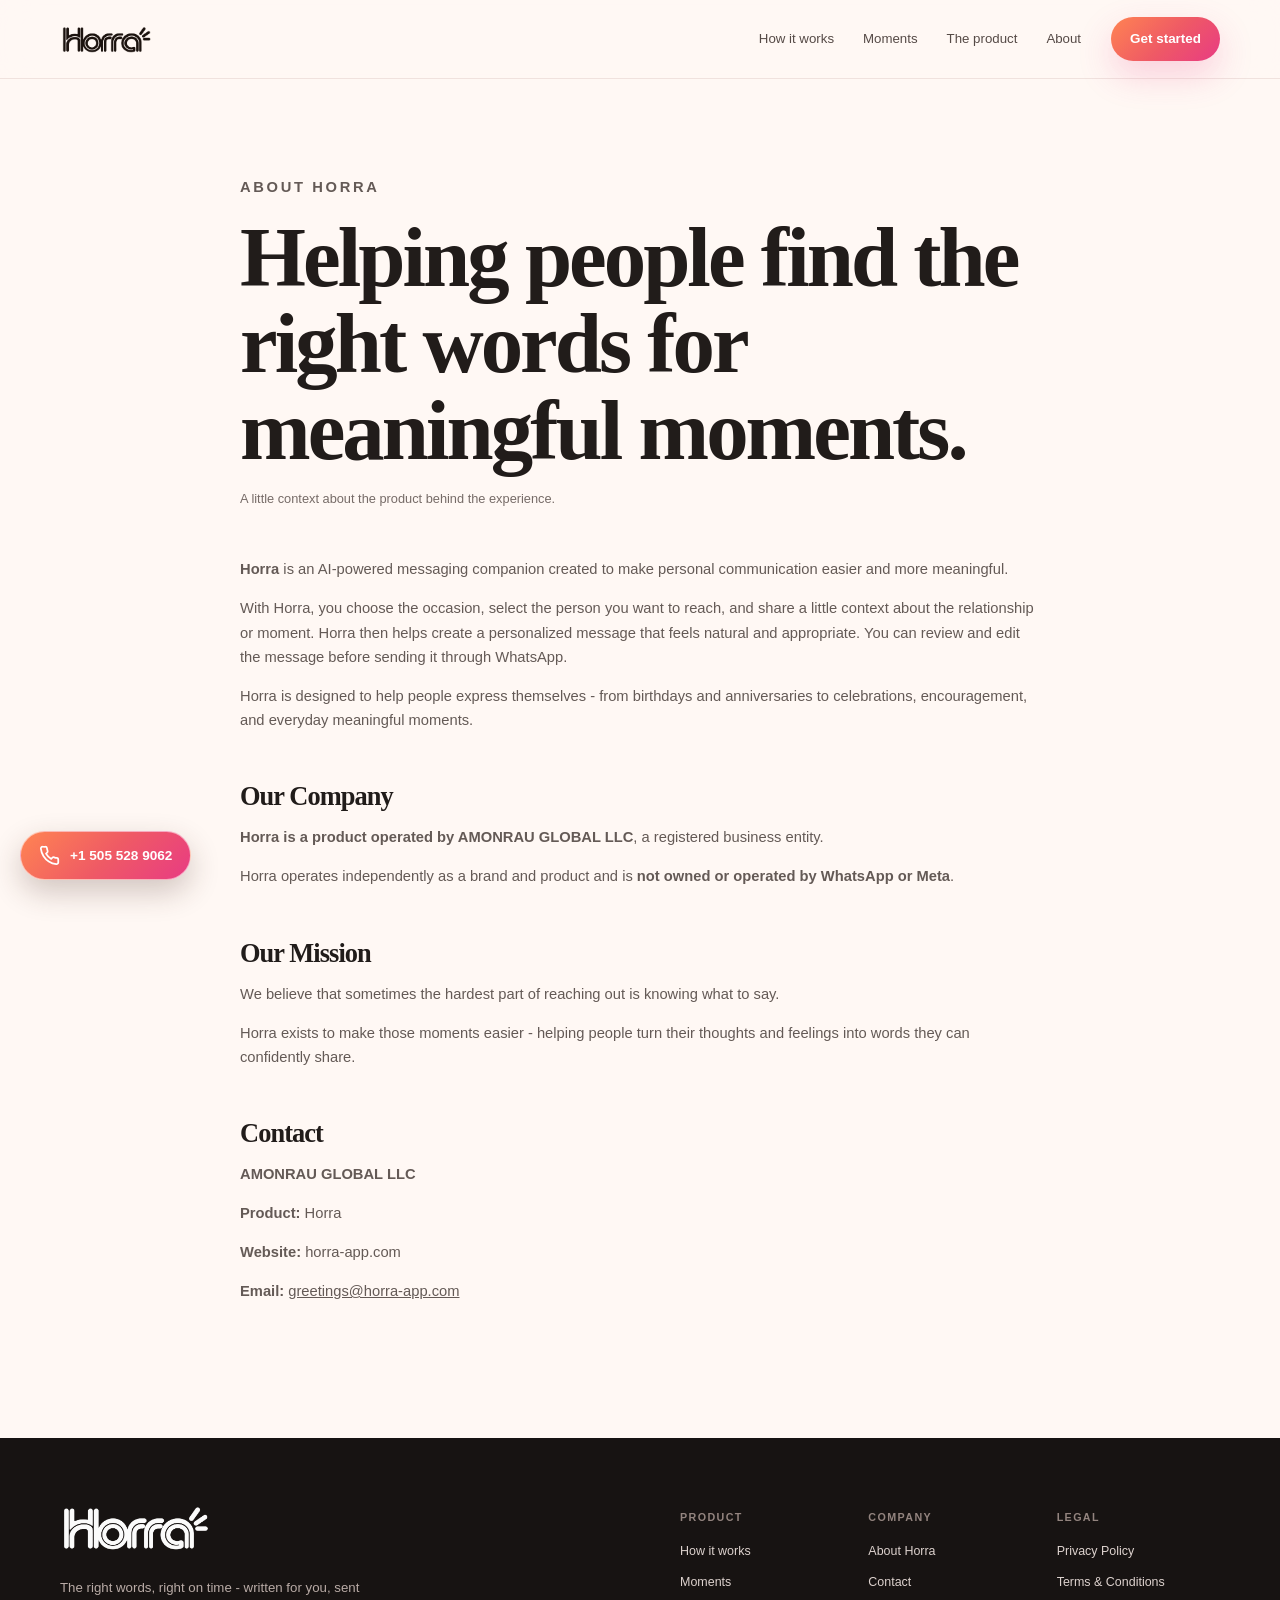
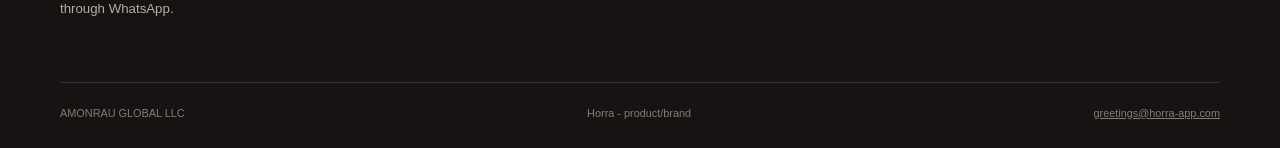
<file: about.html>
<!doctype html>
<html lang="en">
<head>
<meta charset="utf-8"><meta name="viewport" content="width=device-width,initial-scale=1">
<title>About Horra</title><meta name="description" content="Learn what Horra is and why it exists.">
<meta property="og:title" content="About Horra">
<meta property="og:description" content="Learn what Horra is and why it exists.">
<meta property="og:type" content="website">
<meta property="og:image" content="https://horraapp.com/assets/horra-hero-screen.jpg">
<meta property="og:image:alt" content="Horra app preview and brand logo">
<meta name="twitter:card" content="summary_large_image">
<meta name="twitter:title" content="About Horra">
<meta name="twitter:description" content="Learn what Horra is and why it exists.">
<meta name="twitter:image" content="https://horraapp.com/assets/horra-hero-screen.jpg">
<link rel="icon" type="image/png" href="assets/horrax.png">
<link rel="apple-touch-icon" href="assets/horrax.png">
<link rel="stylesheet" href="styles.css"><link rel="stylesheet" href="legal.css">
</head>
<body>
<header class="site-header"><div class="container nav-wrap">
<a class="brand" href="index.html"><img class="brand-logo brand-logo-dark" src="assets/horrax.png" width="93" height="31" alt="Horra"></a>
<nav class="desktop-nav" aria-label="Primary navigation"><a href="index.html#how">How it works</a><a href="index.html#moments">Moments</a><a href="index.html#product">The product</a><a href="about.html">About</a></nav>
<a class="button button-small button-primary" href="index.html#start">Get started</a>
<button class="menu-button" type="button" aria-label="Open menu" aria-expanded="false" aria-controls="mobile-menu"><span></span><span></span><span></span></button>
</div><div class="menu-scrim" aria-hidden="true"></div><nav id="mobile-menu" class="mobile-menu" aria-label="Mobile navigation"><a href="index.html#how"><svg class="icon" viewBox="0 0 24 24"><rect x="3" y="5" width="18" height="16" rx="3"/><path d="M8 3v4M16 3v4M3 10h18"/></svg>How it works</a><a href="index.html#moments"><svg class="icon" viewBox="0 0 24 24"><path d="m12 3 1.3 4.7L18 9l-4.7 1.3L12 15l-1.3-4.7L6 9l4.7-1.3L12 3ZM19 15l.7 2.3L22 18l-2.3.7L19 21l-.7-2.3L16 18l2.3-.7L19 15Z"/></svg>Moments</a><a href="index.html#product"><svg class="icon" viewBox="0 0 24 24"><path d="M20 11.5a7.5 7.5 0 0 1-8 7.5 8.5 8.5 0 0 1-4-.9L4 20l1.1-3.5A7.4 7.4 0 0 1 4 11.5 7.5 7.5 0 0 1 12 4a7.5 7.5 0 0 1 8 7.5Z"/></svg>The product</a><a href="about.html"><svg class="icon" viewBox="0 0 24 24"><path d="M12 20S4 15.5 4 9.5A4.5 4.5 0 0 1 12 7a4.5 4.5 0 0 1 8 2.5C20 15.5 12 20 12 20Z"/></svg>About</a><a href="privacy.html"><svg class="icon" viewBox="0 0 24 24"><path d="M5 20h4L20 9a2.8 2.8 0 0 0-4-4L5 16v4Z"/><path d="m13 7 4 4"/></svg>Privacy</a><a href="terms.html"><svg class="icon" viewBox="0 0 24 24"><path d="M5 20h4L20 9a2.8 2.8 0 0 0-4-4L5 16v4Z"/><path d="m13 7 4 4"/></svg>Terms</a></nav></header>
<main class="legal-main"><div class="container legal-wrap">
<p class="eyebrow">ABOUT HORRA</p>
<h1>Helping people find the right words for meaningful moments.</h1>
<p class="updated">A little context about the product behind the experience.</p>

<p><strong>Horra</strong> is an AI-powered messaging companion created to make personal communication easier and more meaningful.</p>
<p>With Horra, you choose the occasion, select the person you want to reach, and share a little context about the relationship or moment. Horra then helps create a personalized message that feels natural and appropriate. You can review and edit the message before sending it through WhatsApp.</p>
<p>Horra is designed to help people express themselves - from birthdays and anniversaries to celebrations, encouragement, and everyday meaningful moments.</p>

<h2>Our Company</h2>
<p><strong>Horra is a product operated by AMONRAU GLOBAL LLC</strong>, a registered business entity.</p>
<p>Horra operates independently as a brand and product and is <strong>not owned or operated by WhatsApp or Meta</strong>.</p>

<h2>Our Mission</h2>
<p>We believe that sometimes the hardest part of reaching out is knowing what to say.</p>
<p>Horra exists to make those moments easier - helping people turn their thoughts and feelings into words they can confidently share.</p>

<h2>Contact</h2>
<p><strong>AMONRAU GLOBAL LLC</strong></p>
<p><strong>Product:</strong> Horra</p>
<p><strong>Website:</strong> horra-app.com</p>
<p><strong>Email:</strong> <a href="mailto:greetings@horra-app.com">greetings@horra-app.com</a></p>
</div></main>
<footer class="site-footer"><div class="container footer-top">
<div class="footer-brand"><a class="brand brand-footer" href="index.html"><img class="brand-logo footer-logo" src="assets/footerlogo.png" width="150" height="50" alt="Horra"></a><p>The right words, right on time - written for you, sent through WhatsApp.</p></div>
<div class="footer-links"><div><b>Product</b><a href="index.html#how">How it works</a><a href="index.html#moments">Moments</a></div><div><b>Company</b><a href="about.html">About Horra</a><a href="contact.html">Contact</a></div><div><b>Legal</b><a href="privacy.html">Privacy Policy</a><a href="terms.html">Terms &amp; Conditions</a></div></div>
</div><div class="container footer-bottom"><span>AMONRAU GLOBAL LLC</span><span>Horra - product/brand</span><span><a href="mailto:greetings@horra-app.com">greetings@horra-app.com</a></span></div></footer>
<a class="call-us-float" href="tel:+15055289062" aria-label="Call Horra at +1 505 528 9062"><svg viewBox="0 0 24 24" aria-hidden="true" focusable="false"><path d="M22 16.9v3a2 2 0 0 1-2.2 2 19.8 19.8 0 0 1-8.6-3.1 19.4 19.4 0 0 1-6-6A19.8 19.8 0 0 1 2.1 4.2 2 2 0 0 1 4.1 2h3a2 2 0 0 1 2 1.7c.1 1 .4 2 .7 2.9a2 2 0 0 1-.5 2.1L8 9.9a16 16 0 0 0 6 6l1.2-1.3a2 2 0 0 1 2.1-.5c.9.3 1.9.6 2.9.7a2 2 0 0 1 1.8 2.1Z"/></svg><span>+1 505 528 9062</span></a>
<script src="script.js"></script>
</body></html>
</file>
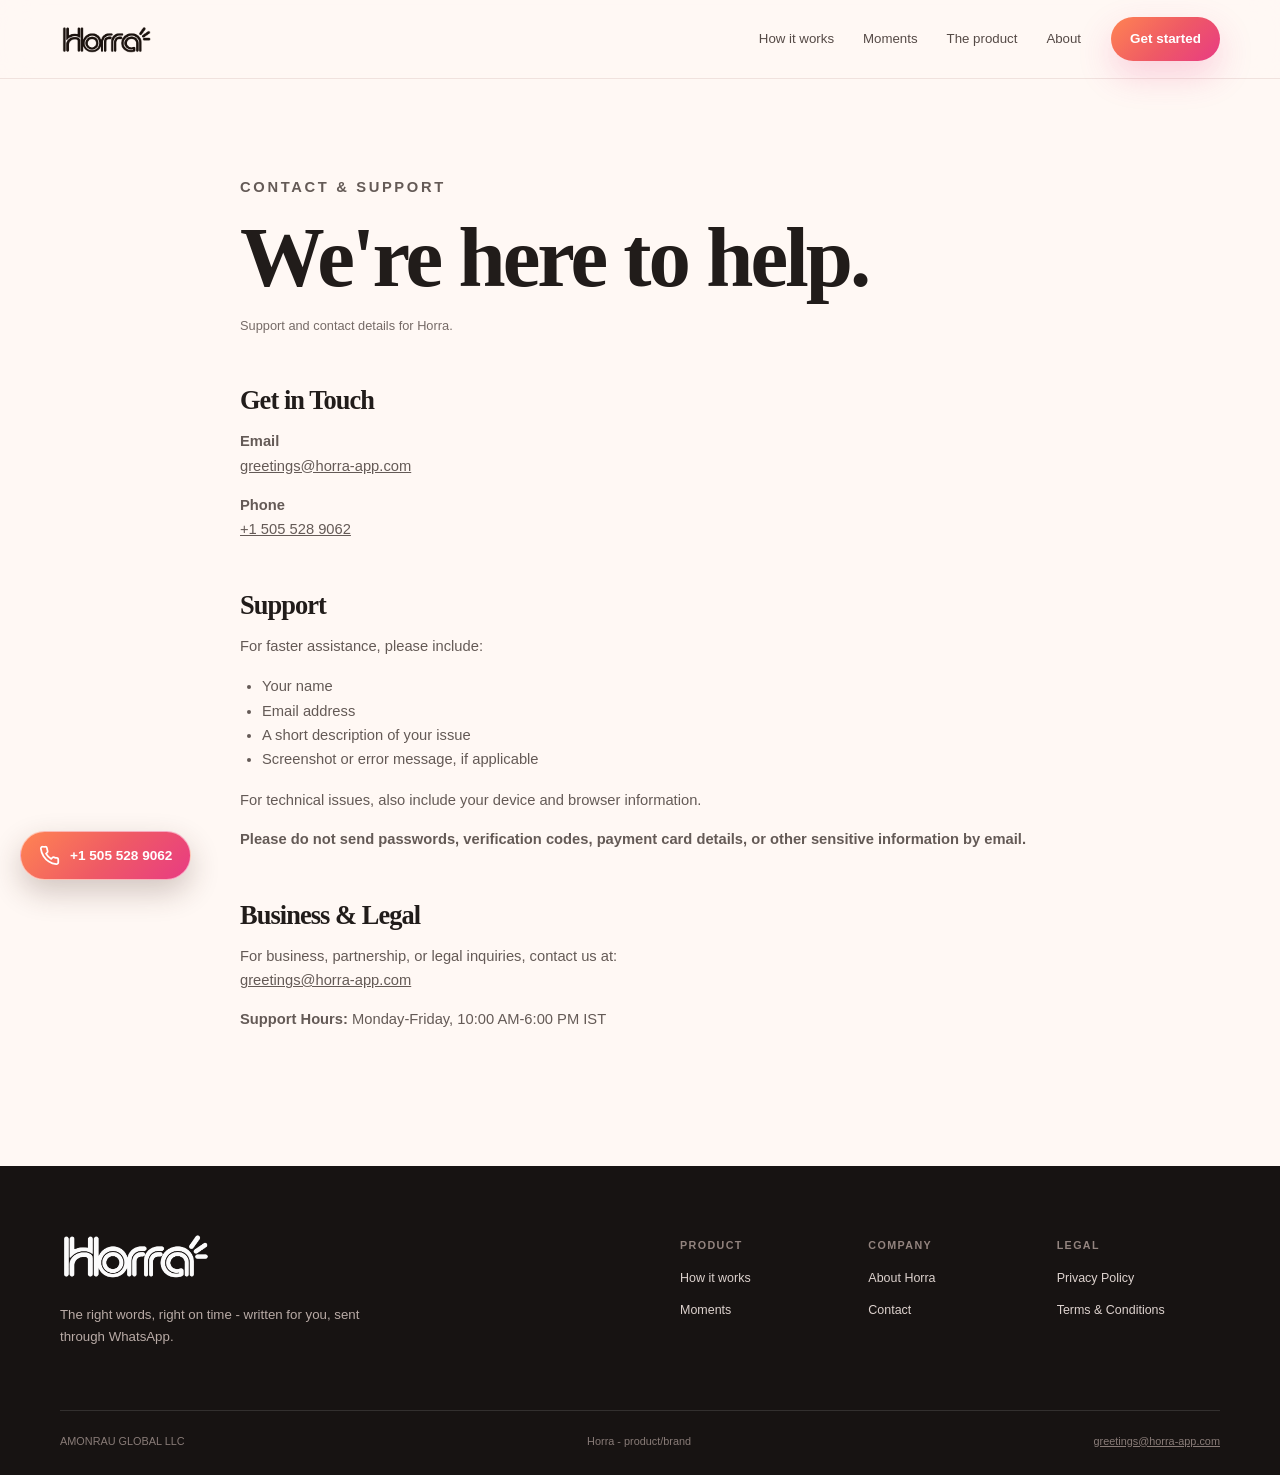
<file: contact.html>
<!doctype html>
<html lang="en">
<head>
<meta charset="utf-8"><meta name="viewport" content="width=device-width,initial-scale=1">
<title>Contact Horra</title><meta name="description" content="Contact Horra support, business, and legal inquiries.">
<meta property="og:title" content="Contact Horra">
<meta property="og:description" content="Contact Horra support, business, and legal inquiries.">
<meta property="og:type" content="website">
<meta property="og:image" content="https://horraapp.com/assets/horra-hero-screen.jpg">
<meta property="og:image:alt" content="Horra app preview and brand logo">
<meta name="twitter:card" content="summary_large_image">
<meta name="twitter:title" content="Contact Horra">
<meta name="twitter:description" content="Contact Horra support, business, and legal inquiries.">
<meta name="twitter:image" content="https://horraapp.com/assets/horra-hero-screen.jpg">
<link rel="icon" type="image/png" href="assets/horrax.png">
<link rel="apple-touch-icon" href="assets/horrax.png">
<link rel="stylesheet" href="styles.css"><link rel="stylesheet" href="legal.css">
</head>
<body>
<header class="site-header"><div class="container nav-wrap">
<a class="brand" href="index.html"><img class="brand-logo brand-logo-dark" src="assets/horrax.png" width="93" height="31" alt="Horra"></a>
<nav class="desktop-nav" aria-label="Primary navigation"><a href="index.html#how">How it works</a><a href="index.html#moments">Moments</a><a href="index.html#product">The product</a><a href="about.html">About</a></nav>
<a class="button button-small button-primary" href="index.html#start">Get started</a>
<button class="menu-button" type="button" aria-label="Open menu" aria-expanded="false" aria-controls="mobile-menu"><span></span><span></span><span></span></button>
</div><div class="menu-scrim" aria-hidden="true"></div><nav id="mobile-menu" class="mobile-menu" aria-label="Mobile navigation"><a href="index.html#how"><svg class="icon" viewBox="0 0 24 24"><rect x="3" y="5" width="18" height="16" rx="3"/><path d="M8 3v4M16 3v4M3 10h18"/></svg>How it works</a><a href="index.html#moments"><svg class="icon" viewBox="0 0 24 24"><path d="m12 3 1.3 4.7L18 9l-4.7 1.3L12 15l-1.3-4.7L6 9l4.7-1.3L12 3ZM19 15l.7 2.3L22 18l-2.3.7L19 21l-.7-2.3L16 18l2.3-.7L19 15Z"/></svg>Moments</a><a href="index.html#product"><svg class="icon" viewBox="0 0 24 24"><path d="M20 11.5a7.5 7.5 0 0 1-8 7.5 8.5 8.5 0 0 1-4-.9L4 20l1.1-3.5A7.4 7.4 0 0 1 4 11.5 7.5 7.5 0 0 1 12 4a7.5 7.5 0 0 1 8 7.5Z"/></svg>The product</a><a href="about.html"><svg class="icon" viewBox="0 0 24 24"><path d="M12 20S4 15.5 4 9.5A4.5 4.5 0 0 1 12 7a4.5 4.5 0 0 1 8 2.5C20 15.5 12 20 12 20Z"/></svg>About</a><a href="privacy.html"><svg class="icon" viewBox="0 0 24 24"><path d="M5 20h4L20 9a2.8 2.8 0 0 0-4-4L5 16v4Z"/><path d="m13 7 4 4"/></svg>Privacy</a><a href="terms.html"><svg class="icon" viewBox="0 0 24 24"><path d="M5 20h4L20 9a2.8 2.8 0 0 0-4-4L5 16v4Z"/><path d="m13 7 4 4"/></svg>Terms</a></nav></header>
<main class="legal-main"><div class="container legal-wrap">
<p class="eyebrow">CONTACT &amp; SUPPORT</p>
<h1>We're here to help.</h1>
<p class="updated">Support and contact details for Horra.</p>

<h2>Get in Touch</h2>
<p><strong>Email</strong><br><a href="mailto:greetings@horra-app.com">greetings@horra-app.com</a></p>
<p><strong>Phone</strong><br><a href="tel:+15055289062">+1 505 528 9062</a></p>

<h2>Support</h2>
<p>For faster assistance, please include:</p>
<ul>
<li>Your name</li>
<li>Email address</li>
<li>A short description of your issue</li>
<li>Screenshot or error message, if applicable</li>
</ul>
<p>For technical issues, also include your device and browser information.</p>
<p><strong>Please do not send passwords, verification codes, payment card details, or other sensitive information by email.</strong></p>

<h2>Business &amp; Legal</h2>
<p>For business, partnership, or legal inquiries, contact us at:<br><a href="mailto:greetings@horra-app.com">greetings@horra-app.com</a></p>
<p><strong>Support Hours:</strong> Monday-Friday, 10:00 AM-6:00 PM IST</p>
</div></main>
<footer class="site-footer"><div class="container footer-top">
<div class="footer-brand"><a class="brand brand-footer" href="index.html"><img class="brand-logo footer-logo" src="assets/footerlogo.png" width="150" height="50" alt="Horra"></a><p>The right words, right on time - written for you, sent through WhatsApp.</p></div>
<div class="footer-links"><div><b>Product</b><a href="index.html#how">How it works</a><a href="index.html#moments">Moments</a></div><div><b>Company</b><a href="about.html">About Horra</a><a href="contact.html">Contact</a></div><div><b>Legal</b><a href="privacy.html">Privacy Policy</a><a href="terms.html">Terms &amp; Conditions</a></div></div>
</div><div class="container footer-bottom"><span>AMONRAU GLOBAL LLC</span><span>Horra - product/brand</span><span><a href="mailto:greetings@horra-app.com">greetings@horra-app.com</a></span></div></footer>
<a class="call-us-float" href="tel:+15055289062" aria-label="Call Horra at +1 505 528 9062"><svg viewBox="0 0 24 24" aria-hidden="true" focusable="false"><path d="M22 16.9v3a2 2 0 0 1-2.2 2 19.8 19.8 0 0 1-8.6-3.1 19.4 19.4 0 0 1-6-6A19.8 19.8 0 0 1 2.1 4.2 2 2 0 0 1 4.1 2h3a2 2 0 0 1 2 1.7c.1 1 .4 2 .7 2.9a2 2 0 0 1-.5 2.1L8 9.9a16 16 0 0 0 6 6l1.2-1.3a2 2 0 0 1 2.1-.5c.9.3 1.9.6 2.9.7a2 2 0 0 1 1.8 2.1Z"/></svg><span>+1 505 528 9062</span></a>
<script src="script.js"></script>
</body></html>
</file>
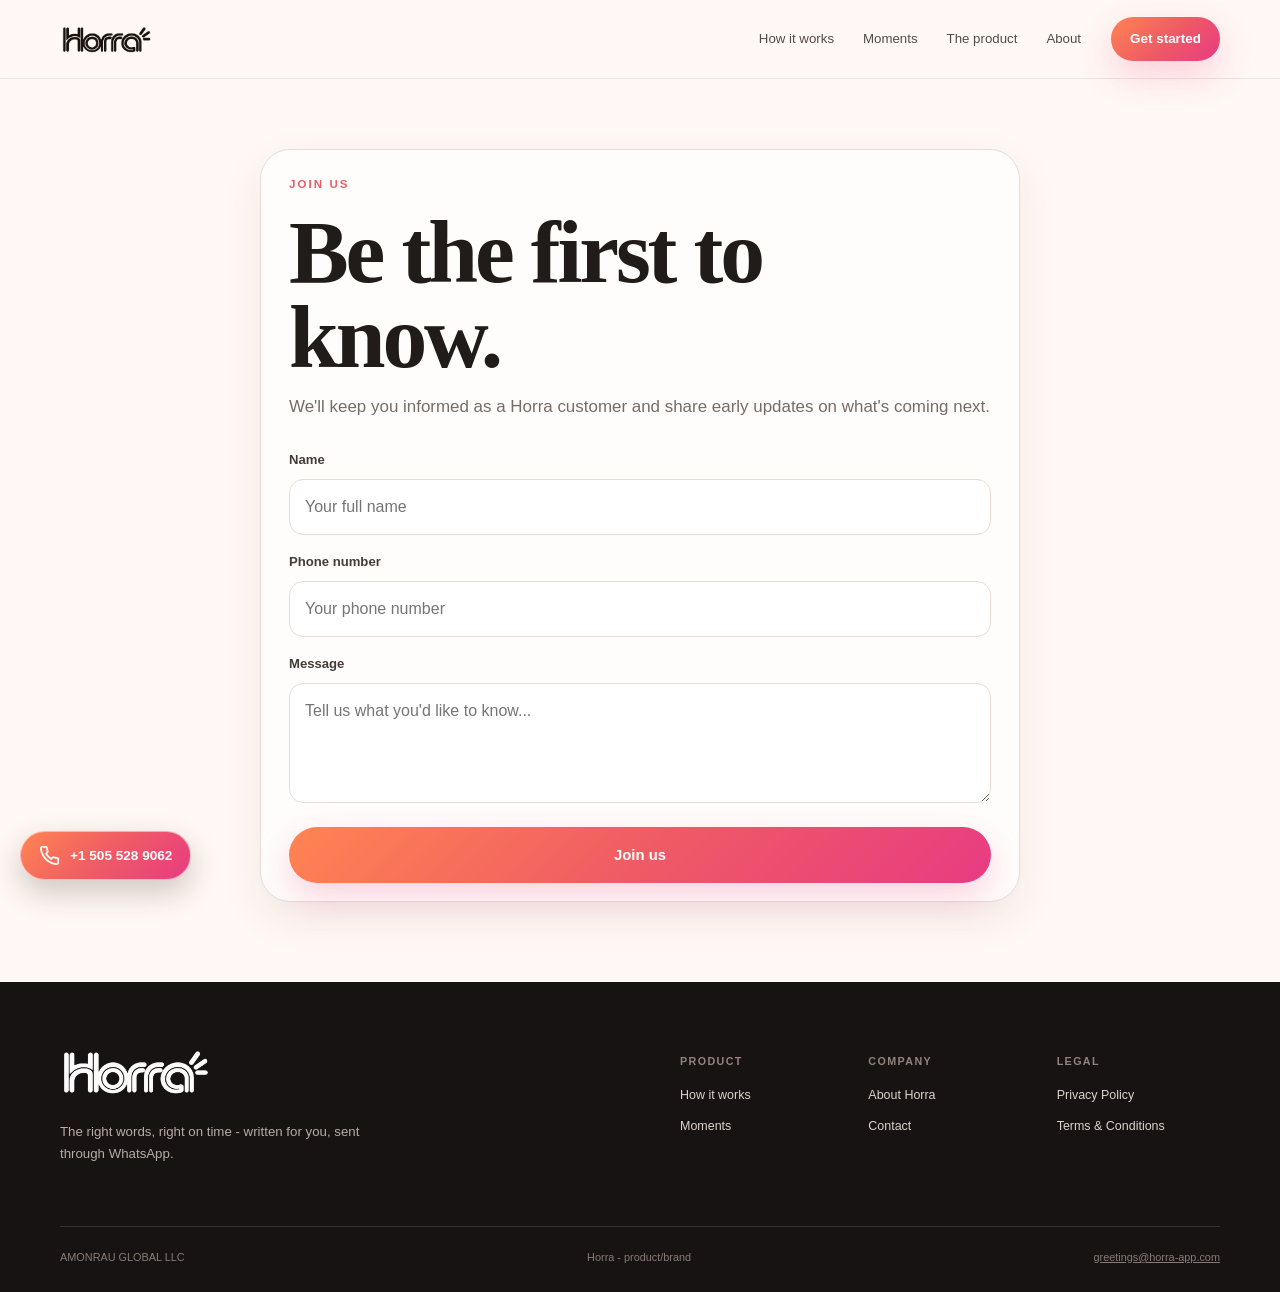
<file: join.html>
<!doctype html>
<html lang="en">
<head>
<meta charset="utf-8"><meta name="viewport" content="width=device-width,initial-scale=1">
<title>Join Horra</title><meta name="description" content="Join Horra and be the first to know about updates and new releases.">
<meta property="og:title" content="Join Horra">
<meta property="og:description" content="Join Horra and be the first to know about updates and new releases.">
<meta property="og:type" content="website">
<meta property="og:image" content="https://horraapp.com/assets/horra-hero-screen.jpg">
<meta property="og:image:alt" content="Horra app preview and brand logo">
<meta name="twitter:card" content="summary_large_image">
<meta name="twitter:title" content="Join Horra">
<meta name="twitter:description" content="Join Horra and be the first to know about updates and new releases.">
<meta name="twitter:image" content="https://horraapp.com/assets/horra-hero-screen.jpg">
<link rel="icon" type="image/png" href="assets/horrax.png">
<link rel="apple-touch-icon" href="assets/horrax.png">
<link rel="stylesheet" href="styles.css"><link rel="stylesheet" href="legal.css">
</head>
<body>
<header class="site-header"><div class="container nav-wrap">
<a class="brand" href="index.html"><img class="brand-logo brand-logo-dark" src="assets/horrax.png" width="93" height="31" alt="Horra"></a>
<nav class="desktop-nav" aria-label="Primary navigation"><a href="index.html#how">How it works</a><a href="index.html#moments">Moments</a><a href="index.html#product">The product</a><a href="about.html">About</a></nav>
<a class="button button-small button-primary" href="index.html#start">Get started</a>
<button class="menu-button" type="button" aria-label="Open menu" aria-expanded="false" aria-controls="mobile-menu"><span></span><span></span><span></span></button>
</div><div class="menu-scrim" aria-hidden="true"></div><nav id="mobile-menu" class="mobile-menu" aria-label="Mobile navigation"><a href="index.html#how"><svg class="icon" viewBox="0 0 24 24"><rect x="3" y="5" width="18" height="16" rx="3"/><path d="M8 3v4M16 3v4M3 10h18"/></svg>How it works</a><a href="index.html#moments"><svg class="icon" viewBox="0 0 24 24"><path d="m12 3 1.3 4.7L18 9l-4.7 1.3L12 15l-1.3-4.7L6 9l4.7-1.3L12 3ZM19 15l.7 2.3L22 18l-2.3.7L19 21l-.7-2.3L16 18l2.3-.7L19 15Z"/></svg>Moments</a><a href="index.html#product"><svg class="icon" viewBox="0 0 24 24"><path d="M20 11.5a7.5 7.5 0 0 1-8 7.5 8.5 8.5 0 0 1-4-.9L4 20l1.1-3.5A7.4 7.4 0 0 1 4 11.5 7.5 7.5 0 0 1 12 4a7.5 7.5 0 0 1 8 7.5Z"/></svg>The product</a><a href="about.html"><svg class="icon" viewBox="0 0 24 24"><path d="M12 20S4 15.5 4 9.5A4.5 4.5 0 0 1 12 7a4.5 4.5 0 0 1 8 2.5C20 15.5 12 20 12 20Z"/></svg>About</a><a href="privacy.html"><svg class="icon" viewBox="0 0 24 24"><path d="M5 20h4L20 9a2.8 2.8 0 0 0-4-4L5 16v4Z"/><path d="m13 7 4 4"/></svg>Privacy</a><a href="terms.html"><svg class="icon" viewBox="0 0 24 24"><path d="M5 20h4L20 9a2.8 2.8 0 0 0-4-4L5 16v4Z"/><path d="m13 7 4 4"/></svg>Terms</a></nav></header>
<main class="join-page">
  <div class="container">
    <div class="join-shell">
      <p class="eyebrow">JOIN US</p>
      <h1>Be the first to know.</h1>
      <p class="lead">We'll keep you informed as a Horra customer and share early updates on what's coming next.</p>

      <form class="join-form" method="post">
        <div class="field-group">
          <label for="join-name">Name</label>
          <input id="join-name" name="name" type="text" placeholder="Your full name" required>
        </div>
        <div class="field-group">
          <label for="join-phone">Phone number</label>
          <input id="join-phone" name="phone" type="tel" placeholder="Your phone number" required>
        </div>
        <div class="field-group">
          <label for="join-message">Message</label>
          <textarea id="join-message" name="message" placeholder="Tell us what you'd like to know..." required></textarea>
        </div>
        <button class="button button-primary button-large join-submit" type="submit">Join us</button>
      </form>
      <div class="join-success" aria-live="polite">Thank you! We will keep you informed as a Horra customer.</div>
    </div>
  </div>
</main>
<footer class="site-footer"><div class="container footer-top">
<div class="footer-brand"><a class="brand brand-footer" href="index.html"><img class="brand-logo footer-logo" src="assets/footerlogo.png" width="150" height="50" alt="Horra"></a><p>The right words, right on time - written for you, sent through WhatsApp.</p></div>
<div class="footer-links"><div><b>Product</b><a href="index.html#how">How it works</a><a href="index.html#moments">Moments</a></div><div><b>Company</b><a href="about.html">About Horra</a><a href="contact.html">Contact</a></div><div><b>Legal</b><a href="privacy.html">Privacy Policy</a><a href="terms.html">Terms &amp; Conditions</a></div></div>
</div><div class="container footer-bottom"><span>AMONRAU GLOBAL LLC</span><span>Horra - product/brand</span><span><a href="mailto:greetings@horra-app.com">greetings@horra-app.com</a></span></div></footer>
<a class="call-us-float" href="tel:+15055289062" aria-label="Call Horra at +1 505 528 9062"><svg viewBox="0 0 24 24" aria-hidden="true" focusable="false"><path d="M22 16.9v3a2 2 0 0 1-2.2 2 19.8 19.8 0 0 1-8.6-3.1 19.4 19.4 0 0 1-6-6A19.8 19.8 0 0 1 2.1 4.2 2 2 0 0 1 4.1 2h3a2 2 0 0 1 2 1.7c.1 1 .4 2 .7 2.9a2 2 0 0 1-.5 2.1L8 9.9a16 16 0 0 0 6 6l1.2-1.3a2 2 0 0 1 2.1-.5c.9.3 1.9.6 2.9.7a2 2 0 0 1 1.8 2.1Z"/></svg><span>+1 505 528 9062</span></a>
<script src="script.js"></script>
</body>
</html>
</file>
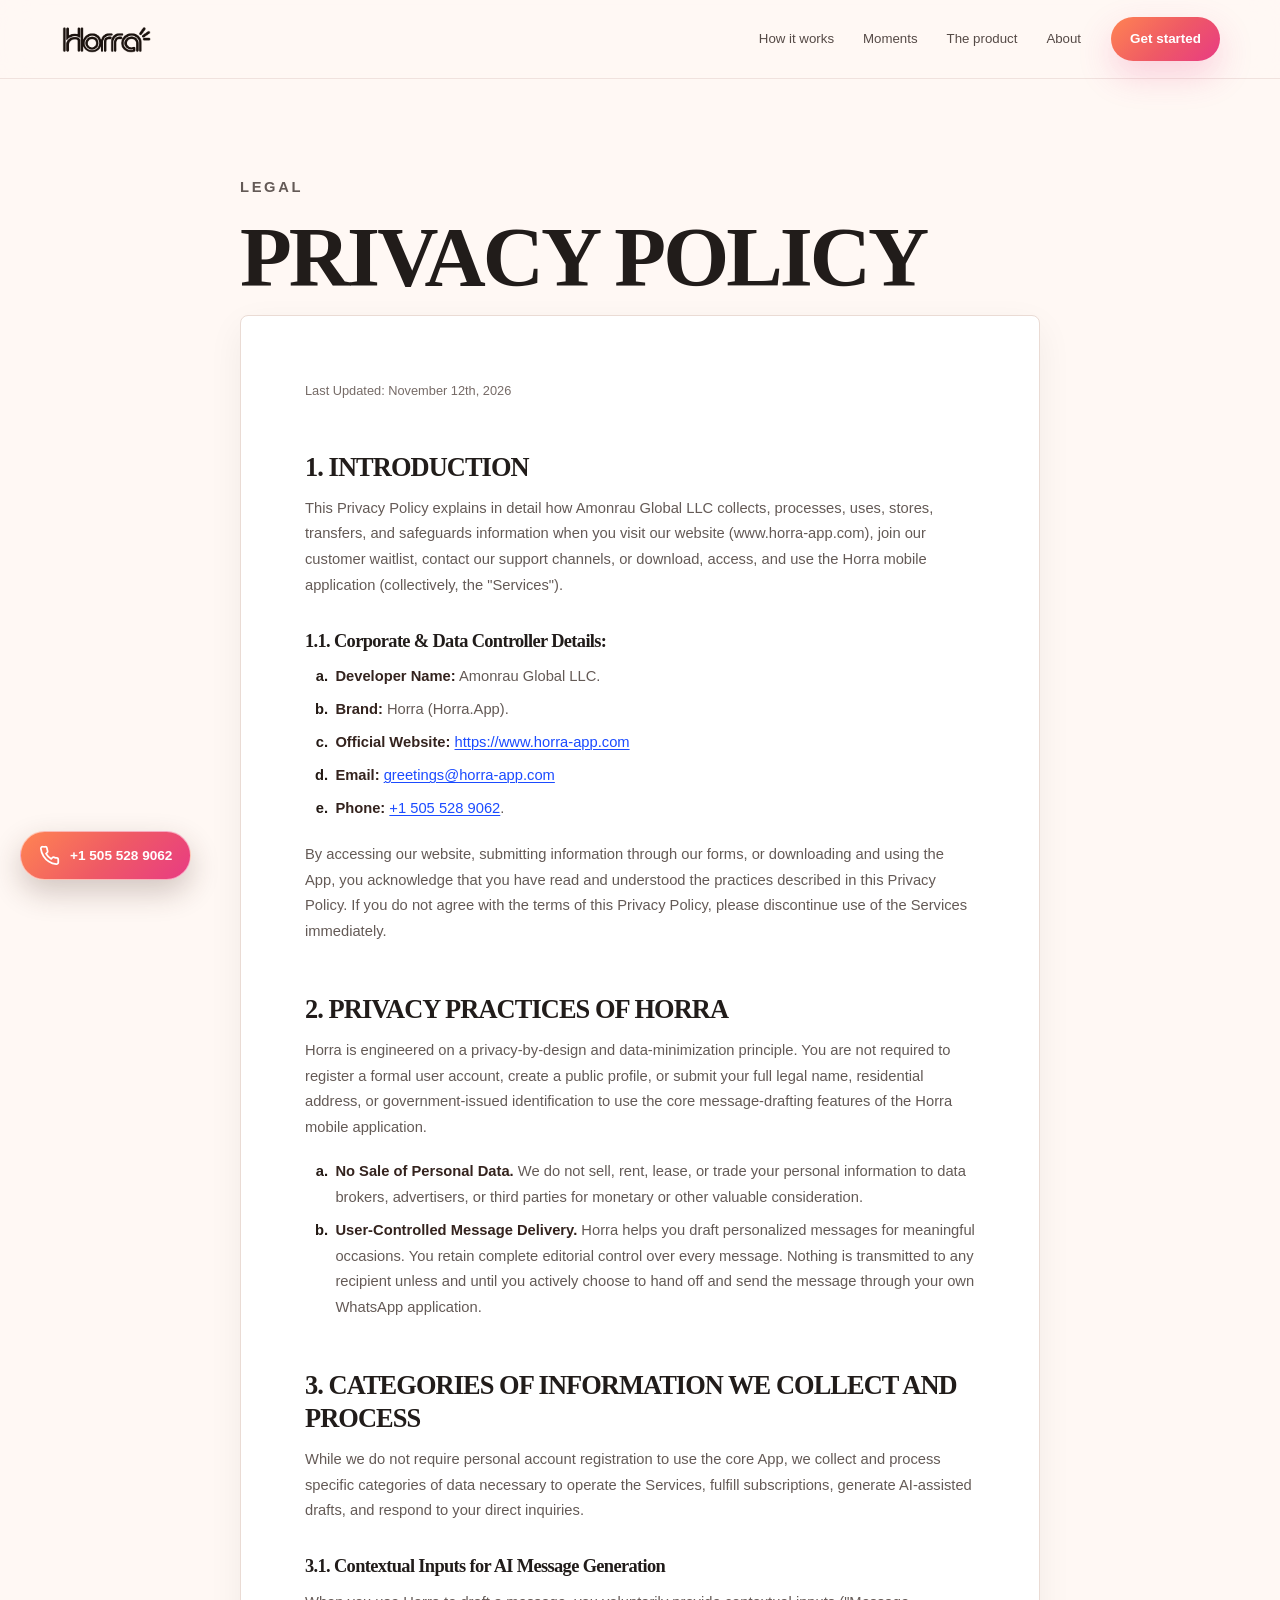
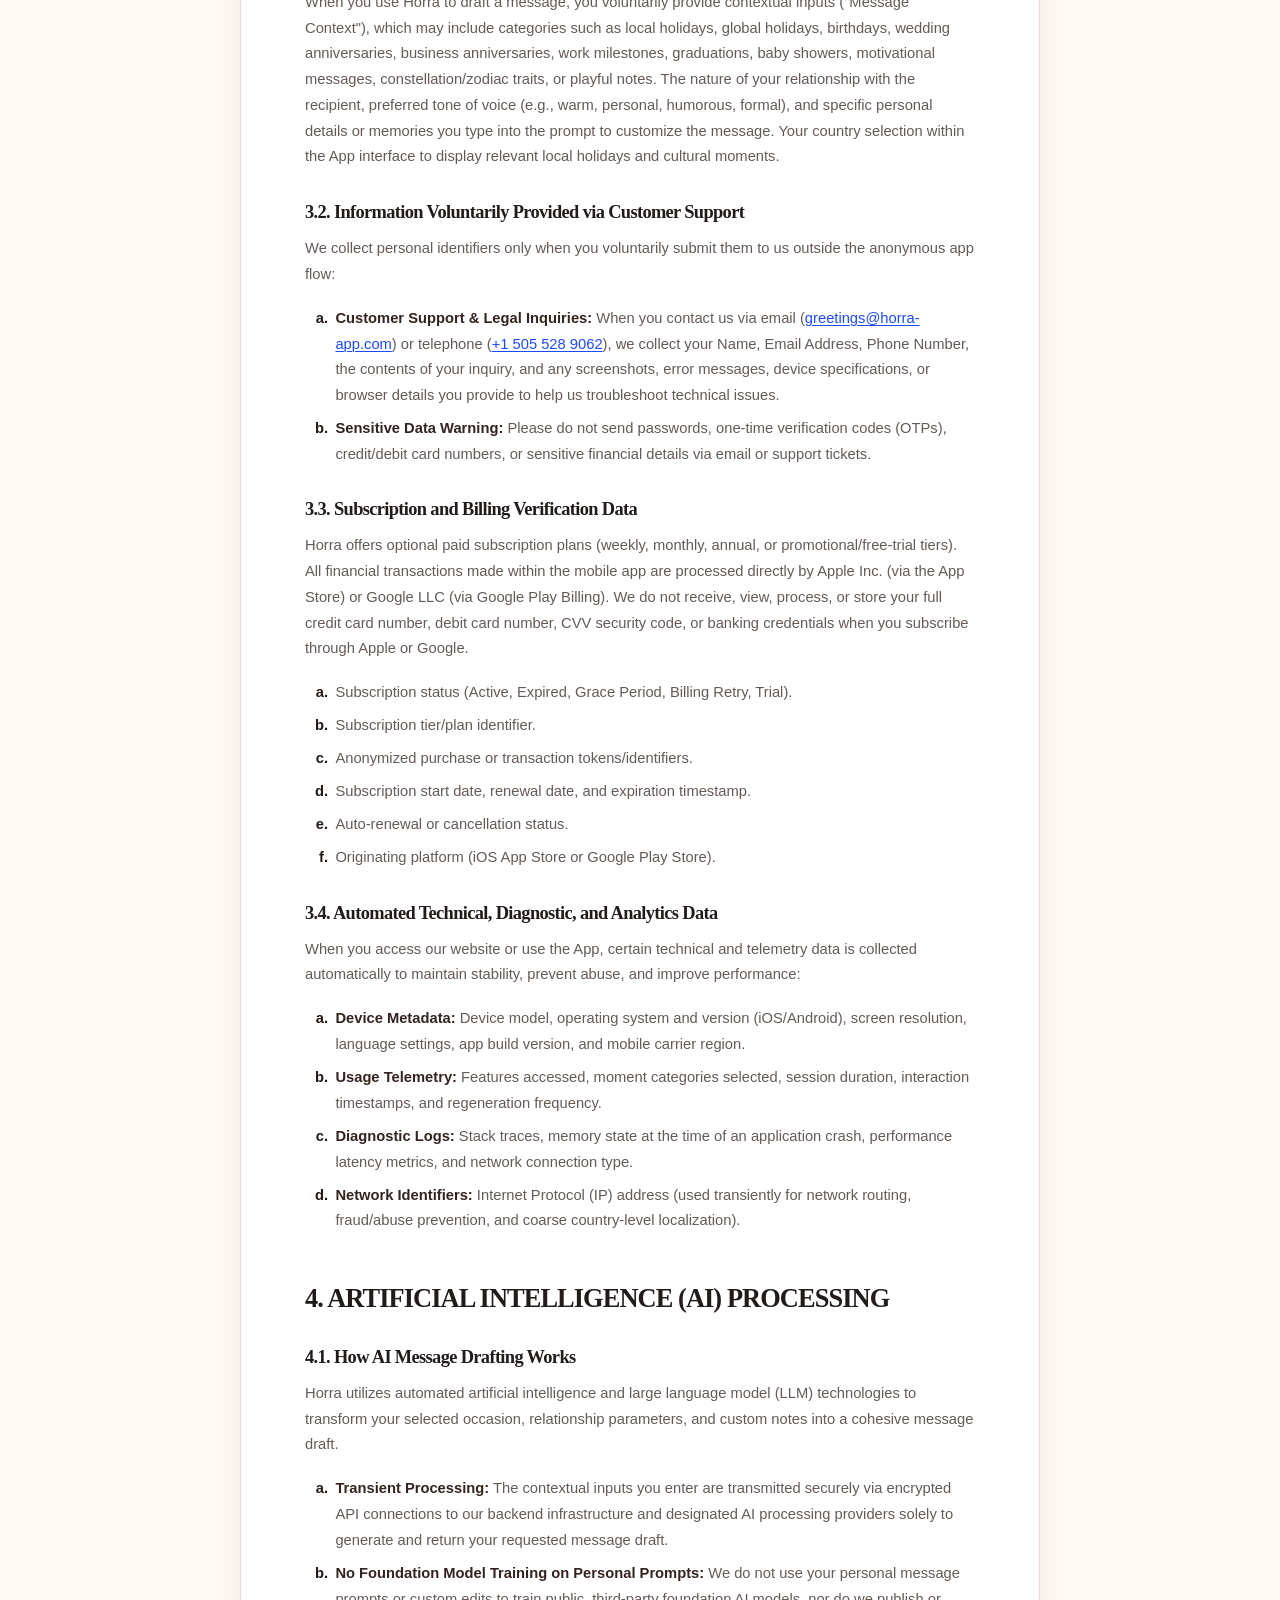
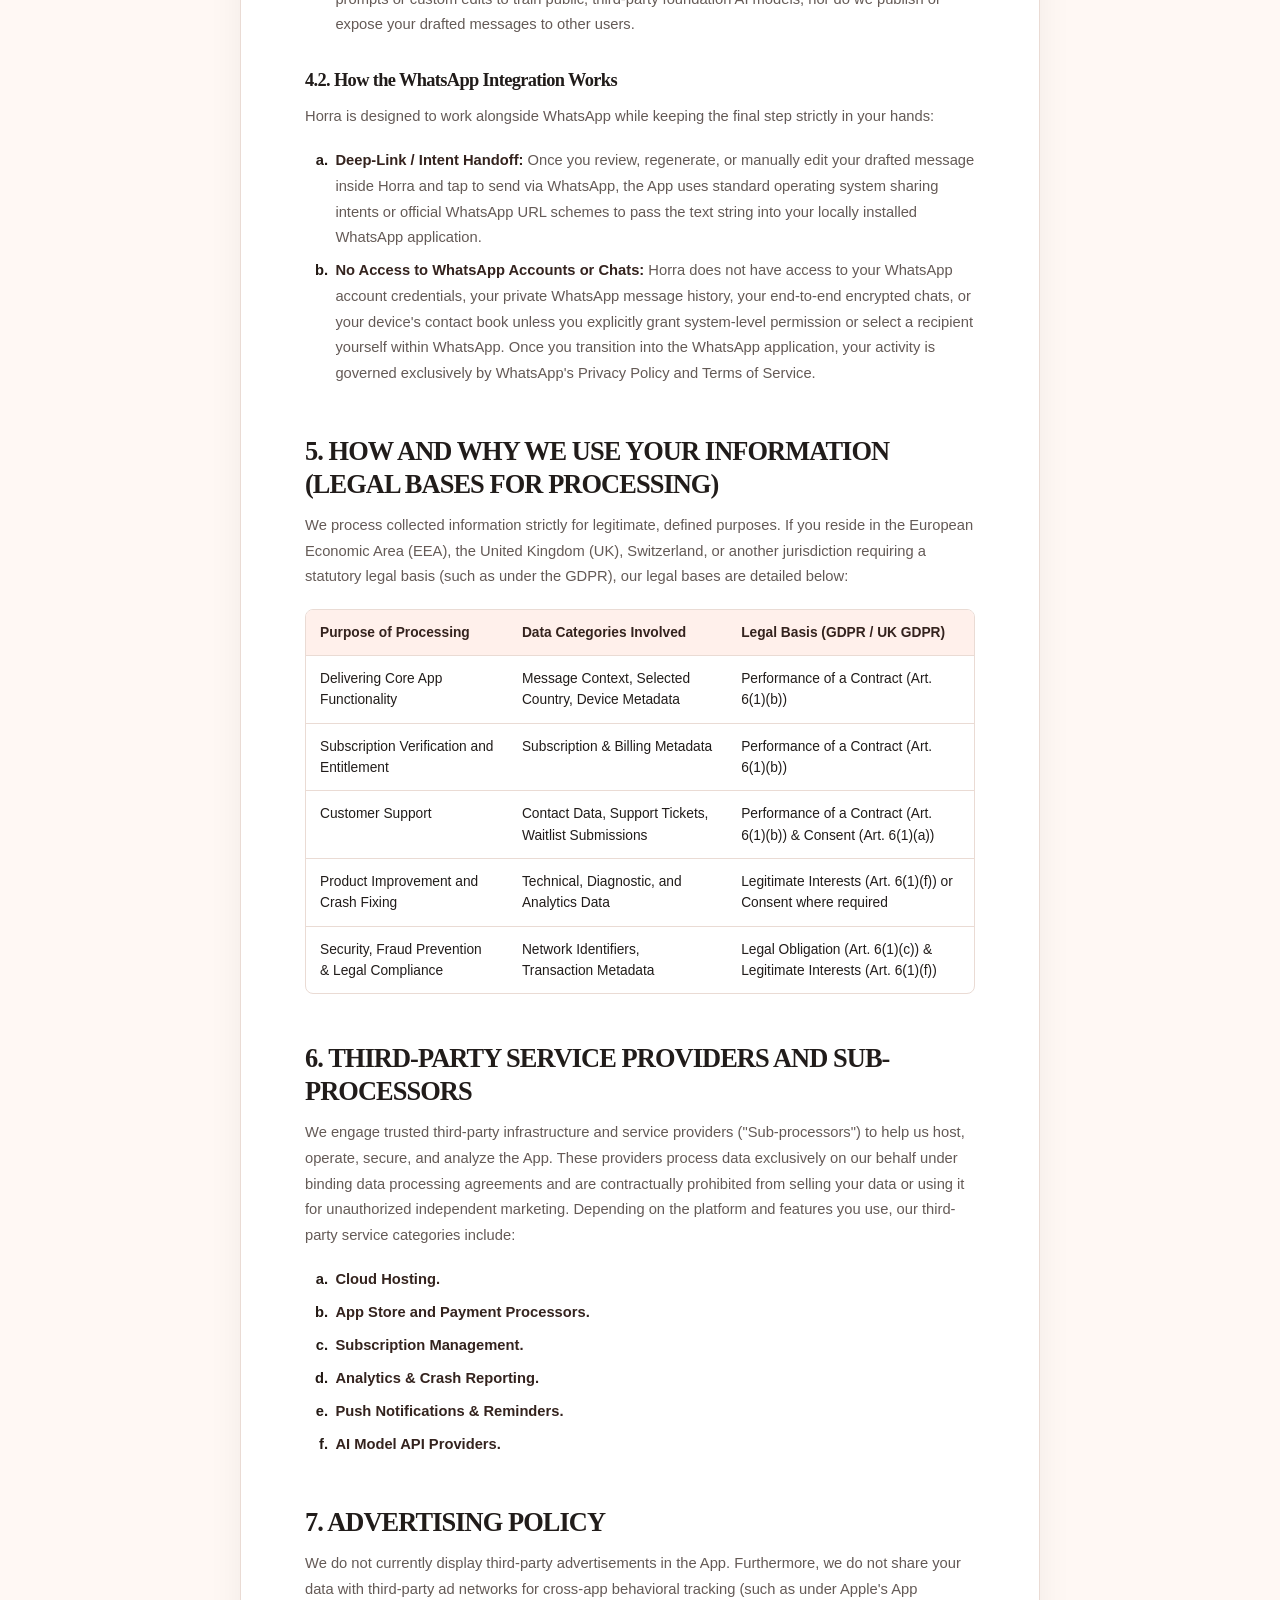
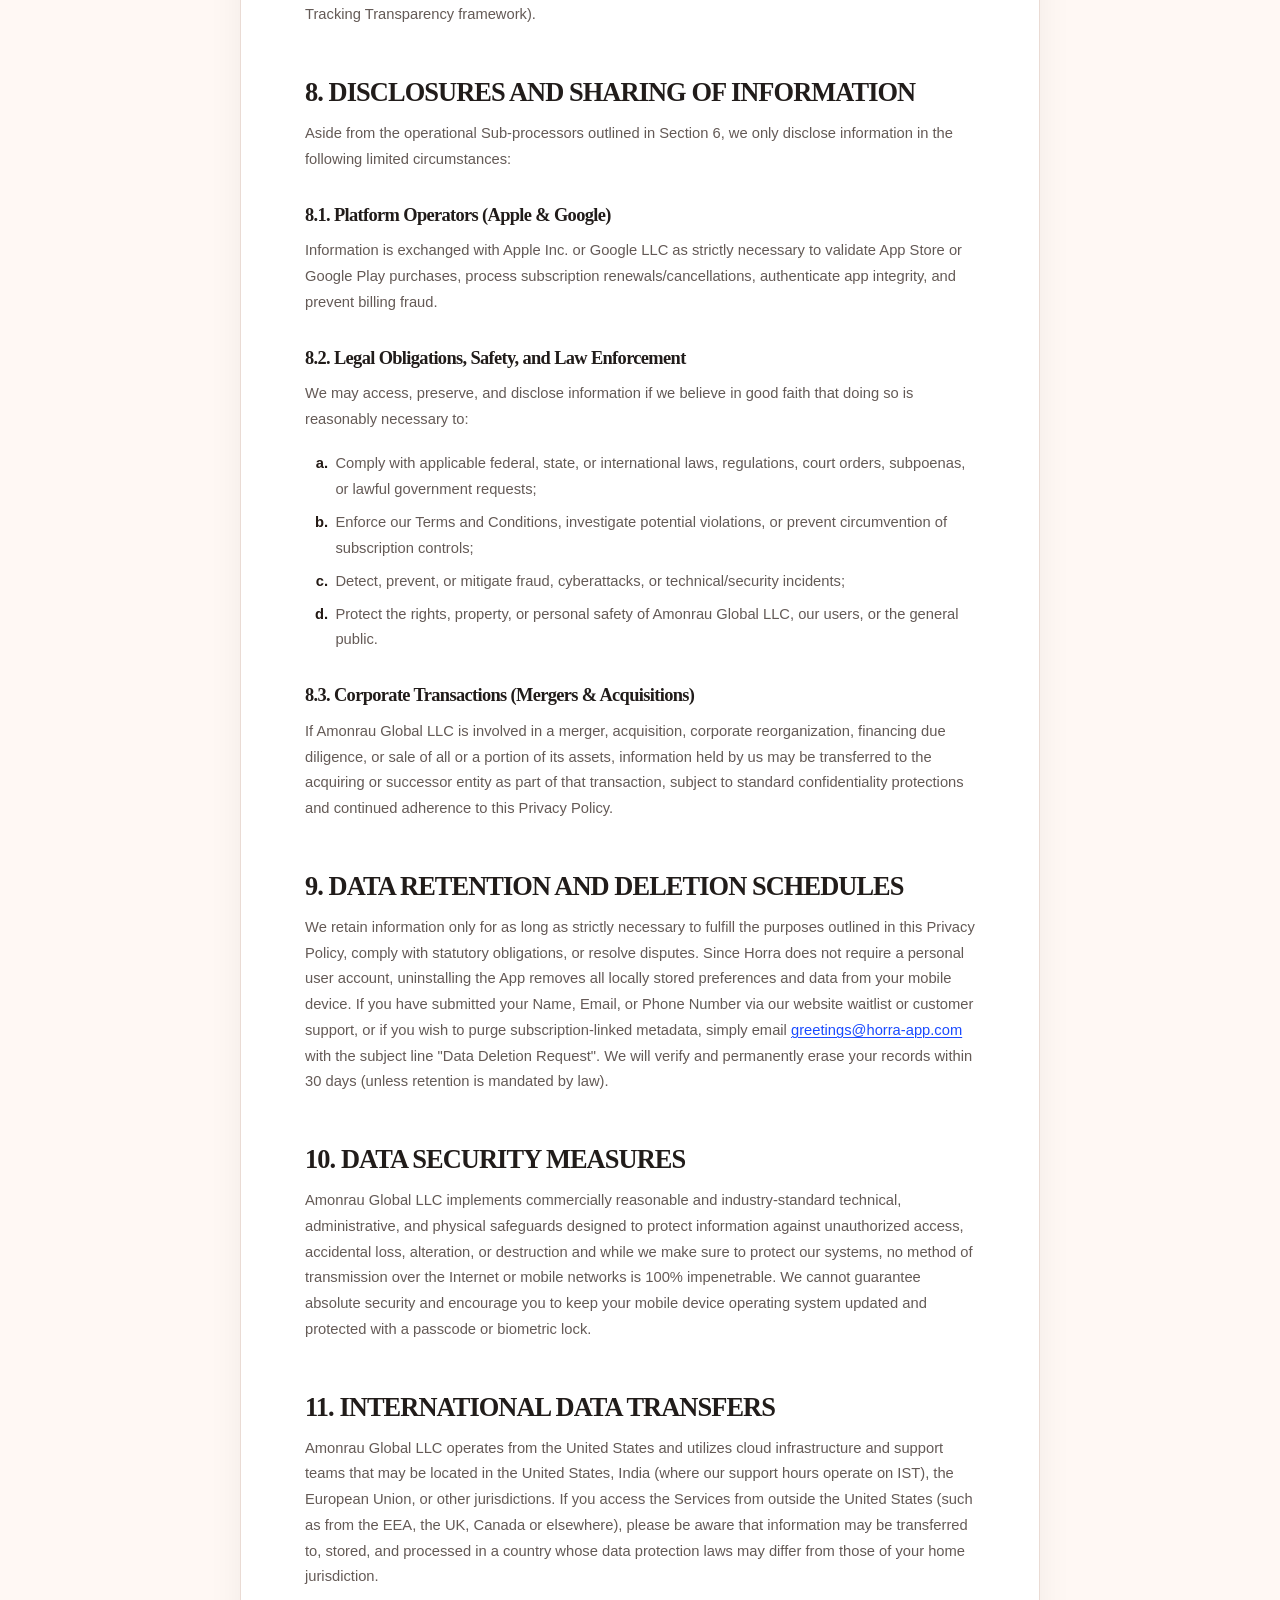
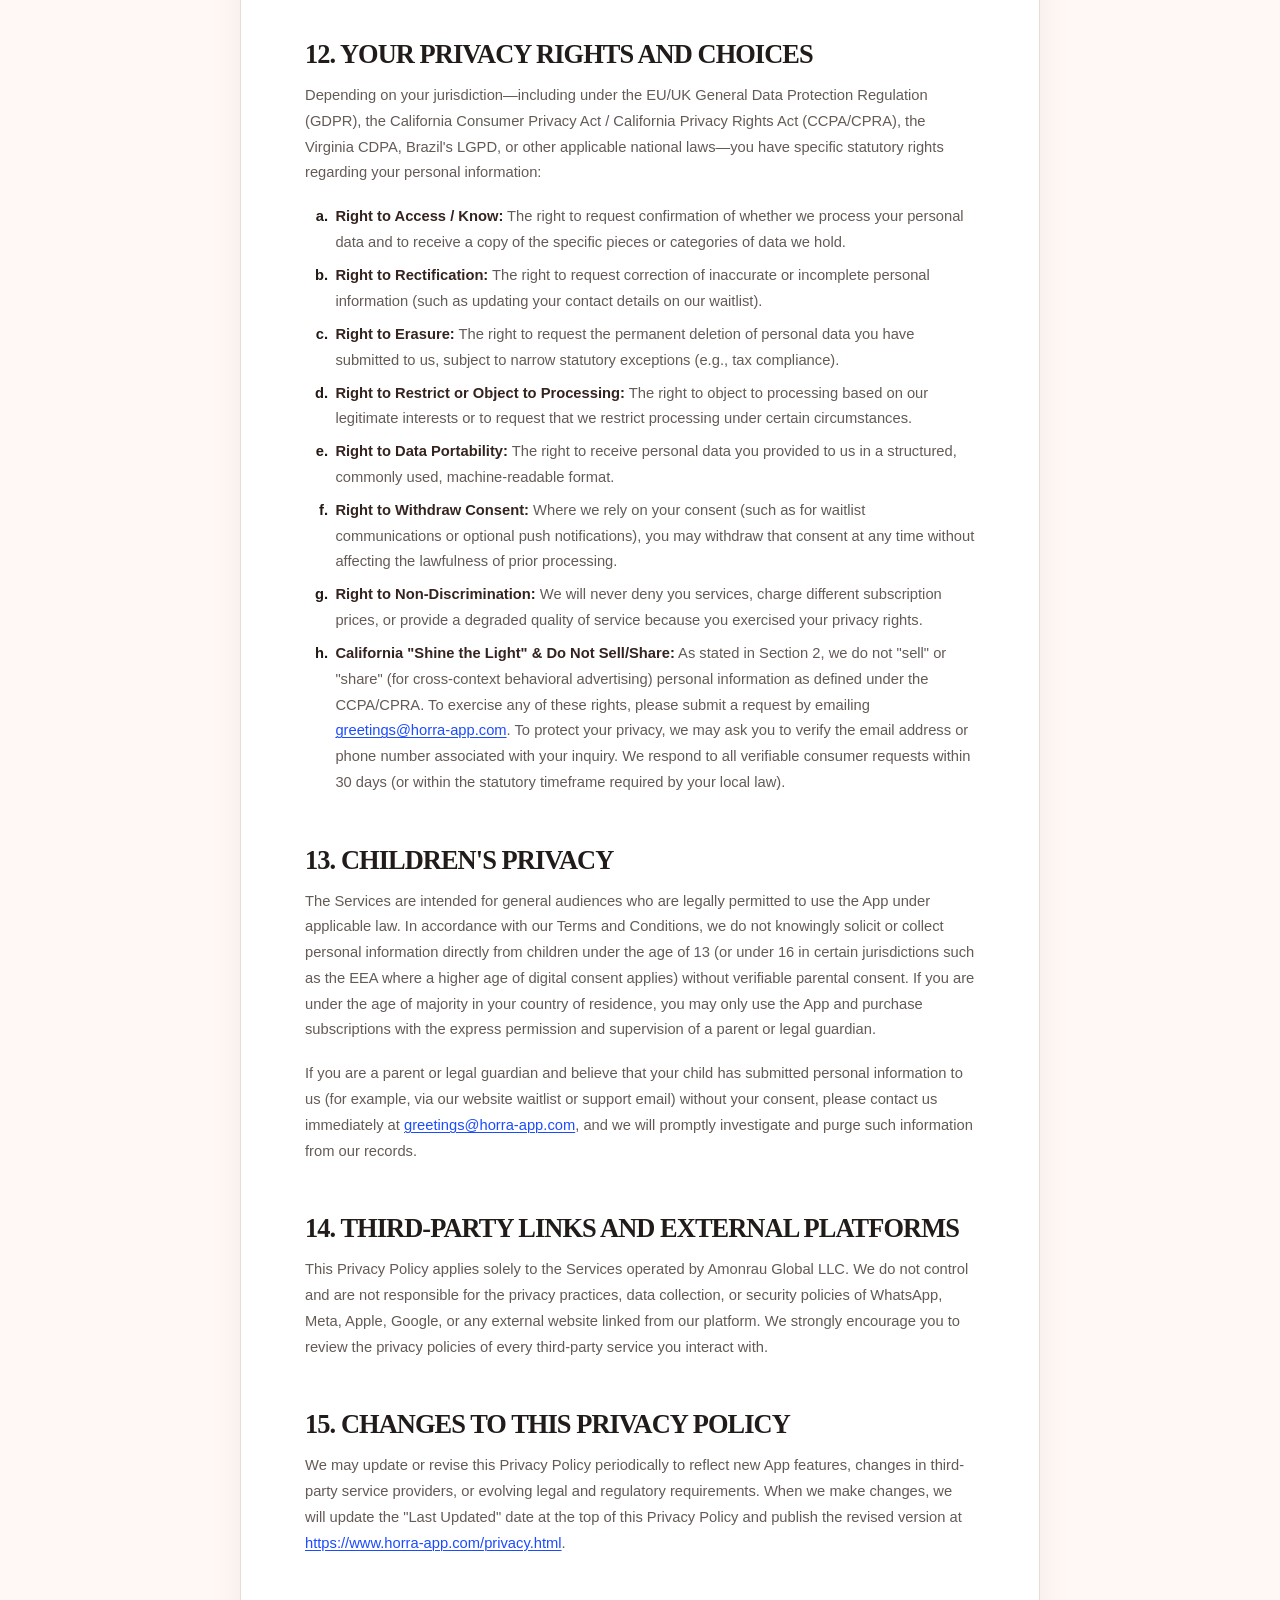
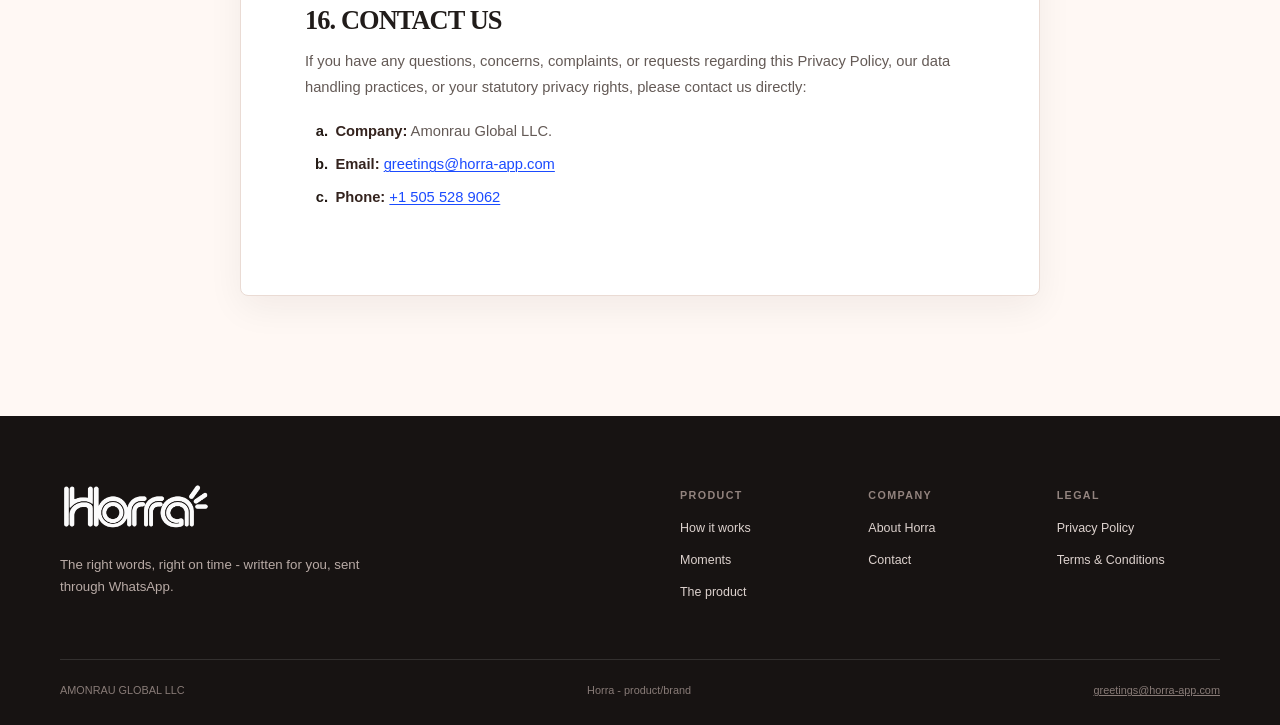
<file: privacy.html>
<!doctype html>
<html lang="en">
<head>
<meta charset="utf-8">
<meta name="viewport" content="width=device-width,initial-scale=1">
<title>Horra Privacy Policy</title>
<meta name="description" content="Read the Horra Privacy Policy for information about the data and services associated with the Horra app.">
<meta property="og:title" content="Horra Privacy Policy">
<meta property="og:description" content="Read the Horra Privacy Policy.">
<meta property="og:type" content="website">
<meta property="og:url" content="https://horraapp.com/privacy.html">
<link rel="canonical" href="https://horraapp.com/privacy.html">
<link rel="icon" type="image/png" href="assets/horrax.png">
<link rel="apple-touch-icon" href="assets/horrax.png">
<link rel="stylesheet" href="styles.css">
<link rel="stylesheet" href="legal.css">
</head>
<body>
<header class="site-header">
  <div class="container nav-wrap">
    <a class="brand" href="index.html" aria-label="Horra home"><img class="brand-logo brand-logo-dark" src="assets/horrax.png" width="93" height="31" alt="Horra"></a>
    <nav class="desktop-nav" aria-label="Primary navigation">
      <a href="index.html#how">How it works</a>
      <a href="index.html#moments">Moments</a>
      <a href="index.html#product">The product</a>
      <a href="about.html">About</a>
    </nav>
    <a class="button button-small button-primary" href="https://play.google.com/store/apps/details?id=com.amonrauglobal.horra&amp;pcampaignid=web_share">Get started</a>
    <button class="menu-button" type="button" aria-label="Open menu" aria-expanded="false" aria-controls="mobile-menu"><span></span><span></span><span></span></button>
  </div>
  <div class="menu-scrim" aria-hidden="true"></div>
  <nav id="mobile-menu" class="mobile-menu" aria-label="Mobile navigation">
    <a href="index.html#how"><svg class="icon" viewBox="0 0 24 24" aria-hidden="true"><rect x="3" y="5" width="18" height="16" rx="3"/><path d="M8 3v4M16 3v4M3 10h18"/></svg>How it works</a>
    <a href="index.html#moments"><svg class="icon" viewBox="0 0 24 24" aria-hidden="true"><path d="m12 3 1.3 4.7L18 9l-4.7 1.3L12 15l-1.3-4.7L6 9l4.7-1.3L12 3ZM19 15l.7 2.3L22 18l-2.3.7L19 21l-.7-2.3L16 18l2.3-.7L19 15Z"/></svg>Moments</a>
    <a href="index.html#product"><svg class="icon" viewBox="0 0 24 24" aria-hidden="true"><path d="M20 11.5a7.5 7.5 0 0 1-8 7.5 8.5 8.5 0 0 1-4-.9L4 20l1.1-3.5A7.4 7.4 0 0 1 4 11.5 7.5 7.5 0 0 1 12 4a7.5 7.5 0 0 1 8 7.5Z"/></svg>The product</a>
    <a href="about.html"><svg class="icon" viewBox="0 0 24 24" aria-hidden="true"><path d="M12 20S4 15.5 4 9.5A4.5 4.5 0 0 1 12 7a4.5 4.5 0 0 1 8 2.5C20 15.5 12 20 12 20Z"/></svg>About</a>
    <a href="privacy.html" aria-current="page"><svg class="icon" viewBox="0 0 24 24" aria-hidden="true"><path d="M5 20h4L20 9a2.8 2.8 0 0 0-4-4L5 16v4Z"/><path d="m13 7 4 4"/></svg>Privacy</a>
    <a href="terms.html"><svg class="icon" viewBox="0 0 24 24" aria-hidden="true"><path d="M5 20h4L20 9a2.8 2.8 0 0 0-4-4L5 16v4Z"/><path d="m13 7 4 4"/></svg>Terms</a>
  </nav>
</header>
<main class="legal-main"><section class="container legal-wrap">
<p class="eyebrow">LEGAL</p>
<h1>PRIVACY POLICY</h1>
<article class="legal-document" aria-label="Privacy Policy" contenteditable="false">
  <p class="updated">Last Updated: November 12th, 2026</p>
  <h2>1. INTRODUCTION</h2>
  <p>This Privacy Policy explains in detail how Amonrau Global LLC collects, processes, uses, stores, transfers, and safeguards information when you visit our website (www.horra-app.com), join our customer waitlist, contact our support channels, or download, access, and use the Horra mobile application (collectively, the "Services").</p>
  <h3>1.1. Corporate &amp; Data Controller Details:</h3>
  <ol class="legal-alpha">
    <li><strong>Developer Name:</strong> Amonrau Global LLC.</li>
    <li><strong>Brand:</strong> Horra (Horra.App).</li>
    <li><strong>Official Website:</strong> <a href="https://www.horra-app.com">https://www.horra-app.com</a></li>
    <li><strong>Email:</strong> <a href="mailto:greetings@horra-app.com">greetings@horra-app.com</a></li>
    <li><strong>Phone:</strong> <a href="tel:+15055289062">+1 505 528 9062</a>.</li>
  </ol>
  <p>By accessing our website, submitting information through our forms, or downloading and using the App, you acknowledge that you have read and understood the practices described in this Privacy Policy. If you do not agree with the terms of this Privacy Policy, please discontinue use of the Services immediately.</p>
  <h2>2. PRIVACY PRACTICES OF HORRA</h2>
  <p>Horra is engineered on a privacy-by-design and data-minimization principle. You are not required to register a formal user account, create a public profile, or submit your full legal name, residential address, or government-issued identification to use the core message-drafting features of the Horra mobile application.</p>
  <ol class="legal-alpha">
    <li><strong>No Sale of Personal Data.</strong> We do not sell, rent, lease, or trade your personal information to data brokers, advertisers, or third parties for monetary or other valuable consideration.</li>
    <li><strong>User-Controlled Message Delivery.</strong> Horra helps you draft personalized messages for meaningful occasions. You retain complete editorial control over every message. Nothing is transmitted to any recipient unless and until you actively choose to hand off and send the message through your own WhatsApp application.</li>
  </ol>
  <h2>3. CATEGORIES OF INFORMATION WE COLLECT AND PROCESS</h2>
  <p>While we do not require personal account registration to use the core App, we collect and process specific categories of data necessary to operate the Services, fulfill subscriptions, generate AI-assisted drafts, and respond to your direct inquiries.</p>
  <h3>3.1. Contextual Inputs for AI Message Generation</h3>
  <p>When you use Horra to draft a message, you voluntarily provide contextual inputs ("Message Context"), which may include categories such as local holidays, global holidays, birthdays, wedding anniversaries, business anniversaries, work milestones, graduations, baby showers, motivational messages, constellation/zodiac traits, or playful notes. The nature of your relationship with the recipient, preferred tone of voice (e.g., warm, personal, humorous, formal), and specific personal details or memories you type into the prompt to customize the message. Your country selection within the App interface to display relevant local holidays and cultural moments.</p>
  <h3>3.2. Information Voluntarily Provided via Customer Support</h3>
  <p>We collect personal identifiers only when you voluntarily submit them to us outside the anonymous app flow:</p>
  <ol class="legal-alpha">
    <li><strong>Customer Support &amp; Legal Inquiries:</strong> When you contact us via email (<a href="mailto:greetings@horra-app.com">greetings@horra-app.com</a>) or telephone (<a href="tel:+15055289062">+1 505 528 9062</a>), we collect your Name, Email Address, Phone Number, the contents of your inquiry, and any screenshots, error messages, device specifications, or browser details you provide to help us troubleshoot technical issues.</li>
    <li><strong>Sensitive Data Warning:</strong> Please do not send passwords, one-time verification codes (OTPs), credit/debit card numbers, or sensitive financial details via email or support tickets.</li>
  </ol>
  <h3>3.3. Subscription and Billing Verification Data</h3>
  <p>Horra offers optional paid subscription plans (weekly, monthly, annual, or promotional/free-trial tiers). All financial transactions made within the mobile app are processed directly by Apple Inc. (via the App Store) or Google LLC (via Google Play Billing). We do not receive, view, process, or store your full credit card number, debit card number, CVV security code, or banking credentials when you subscribe through Apple or Google.</p>
  <ol class="legal-alpha">
    <li>Subscription status (Active, Expired, Grace Period, Billing Retry, Trial).</li>
    <li>Subscription tier/plan identifier.</li>
    <li>Anonymized purchase or transaction tokens/identifiers.</li>
    <li>Subscription start date, renewal date, and expiration timestamp.</li>
    <li>Auto-renewal or cancellation status.</li>
    <li>Originating platform (iOS App Store or Google Play Store).</li>
  </ol>
  <h3>3.4. Automated Technical, Diagnostic, and Analytics Data</h3>
  <p>When you access our website or use the App, certain technical and telemetry data is collected automatically to maintain stability, prevent abuse, and improve performance:</p>
  <ol class="legal-alpha">
    <li><strong>Device Metadata:</strong> Device model, operating system and version (iOS/Android), screen resolution, language settings, app build version, and mobile carrier region.</li>
    <li><strong>Usage Telemetry:</strong> Features accessed, moment categories selected, session duration, interaction timestamps, and regeneration frequency.</li>
    <li><strong>Diagnostic Logs:</strong> Stack traces, memory state at the time of an application crash, performance latency metrics, and network connection type.</li>
    <li><strong>Network Identifiers:</strong> Internet Protocol (IP) address (used transiently for network routing, fraud/abuse prevention, and coarse country-level localization).</li>
  </ol>
  <h2>4. ARTIFICIAL INTELLIGENCE (AI) PROCESSING</h2>
  <h3>4.1. How AI Message Drafting Works</h3>
  <p>Horra utilizes automated artificial intelligence and large language model (LLM) technologies to transform your selected occasion, relationship parameters, and custom notes into a cohesive message draft.</p>
  <ol class="legal-alpha">
    <li><strong>Transient Processing:</strong> The contextual inputs you enter are transmitted securely via encrypted API connections to our backend infrastructure and designated AI processing providers solely to generate and return your requested message draft.</li>
    <li><strong>No Foundation Model Training on Personal Prompts:</strong> We do not use your personal message prompts or custom edits to train public, third-party foundation AI models, nor do we publish or expose your drafted messages to other users.</li>
  </ol>
  <h3>4.2. How the WhatsApp Integration Works</h3>
  <p>Horra is designed to work alongside WhatsApp while keeping the final step strictly in your hands:</p>
  <ol class="legal-alpha">
    <li><strong>Deep-Link / Intent Handoff:</strong> Once you review, regenerate, or manually edit your drafted message inside Horra and tap to send via WhatsApp, the App uses standard operating system sharing intents or official WhatsApp URL schemes to pass the text string into your locally installed WhatsApp application.</li>
    <li><strong>No Access to WhatsApp Accounts or Chats:</strong> Horra does not have access to your WhatsApp account credentials, your private WhatsApp message history, your end-to-end encrypted chats, or your device's contact book unless you explicitly grant system-level permission or select a recipient yourself within WhatsApp. Once you transition into the WhatsApp application, your activity is governed exclusively by WhatsApp's Privacy Policy and Terms of Service.</li>
</ol>
  <h2>5. HOW AND WHY WE USE YOUR INFORMATION (LEGAL BASES FOR PROCESSING)</h2>
  <p>We process collected information strictly for legitimate, defined purposes. If you reside in the European Economic Area (EEA), the United Kingdom (UK), Switzerland, or another jurisdiction requiring a statutory legal basis (such as under the GDPR), our legal bases are detailed below:</p>
  <div class="legal-table-wrap">
    <table class="legal-table">
      <thead>
        <tr><th scope="col">Purpose of Processing</th><th scope="col">Data Categories Involved</th><th scope="col">Legal Basis (GDPR / UK GDPR)</th></tr>
      </thead>
      <tbody>
        <tr><td>Delivering Core App Functionality</td><td>Message Context, Selected Country, Device Metadata</td><td>Performance of a Contract (Art. 6(1)(b))</td></tr>
        <tr><td>Subscription Verification and Entitlement</td><td>Subscription &amp; Billing Metadata</td><td>Performance of a Contract (Art. 6(1)(b))</td></tr>
        <tr><td>Customer Support</td><td>Contact Data, Support Tickets, Waitlist Submissions</td><td>Performance of a Contract (Art. 6(1)(b)) &amp; Consent (Art. 6(1)(a))</td></tr>
        <tr><td>Product Improvement and Crash Fixing</td><td>Technical, Diagnostic, and Analytics Data</td><td>Legitimate Interests (Art. 6(1)(f)) or Consent where required</td></tr>
        <tr><td>Security, Fraud Prevention &amp; Legal Compliance</td><td>Network Identifiers, Transaction Metadata</td><td>Legal Obligation (Art. 6(1)(c)) &amp; Legitimate Interests (Art. 6(1)(f))</td></tr>
      </tbody>
    </table>
  </div>
  <h2>6. THIRD-PARTY SERVICE PROVIDERS AND SUB-PROCESSORS</h2>
  <p>We engage trusted third-party infrastructure and service providers ("Sub-processors") to help us host, operate, secure, and analyze the App. These providers process data exclusively on our behalf under binding data processing agreements and are contractually prohibited from selling your data or using it for unauthorized independent marketing. Depending on the platform and features you use, our third-party service categories include:</p>
  <ol class="legal-alpha">
    <li><strong>Cloud Hosting.</strong></li>
    <li><strong>App Store and Payment Processors.</strong></li>
    <li><strong>Subscription Management.</strong></li>
    <li><strong>Analytics &amp; Crash Reporting.</strong></li>
    <li><strong>Push Notifications &amp; Reminders.</strong></li>
    <li><strong>AI Model API Providers.</strong></li>
  </ol>
  <h2>7. ADVERTISING POLICY</h2>
  <p>We do not currently display third-party advertisements in the App. Furthermore, we do not share your data with third-party ad networks for cross-app behavioral tracking (such as under Apple's App Tracking Transparency framework).</p>
  <h2>8. DISCLOSURES AND SHARING OF INFORMATION</h2>
  <p>Aside from the operational Sub-processors outlined in Section 6, we only disclose information in the following limited circumstances:</p>
  <h3>8.1. Platform Operators (Apple &amp; Google)</h3>
  <p>Information is exchanged with Apple Inc. or Google LLC as strictly necessary to validate App Store or Google Play purchases, process subscription renewals/cancellations, authenticate app integrity, and prevent billing fraud.</p>
  <h3>8.2. Legal Obligations, Safety, and Law Enforcement</h3>
  <p>We may access, preserve, and disclose information if we believe in good faith that doing so is reasonably necessary to:</p>
<ol class="legal-alpha">
<li>Comply with applicable federal, state, or international laws, regulations, court orders, subpoenas, or lawful government requests;</li>
<li>Enforce our Terms and Conditions, investigate potential violations, or prevent circumvention of subscription controls;</li>
<li>Detect, prevent, or mitigate fraud, cyberattacks, or technical/security incidents;</li>
<li>Protect the rights, property, or personal safety of Amonrau Global LLC, our users, or the general public.</li>
</ol>
  <h3>8.3. Corporate Transactions (Mergers &amp; Acquisitions)</h3>
  <p>If Amonrau Global LLC is involved in a merger, acquisition, corporate reorganization, financing due diligence, or sale of all or a portion of its assets, information held by us may be transferred to the acquiring or successor entity as part of that transaction, subject to standard confidentiality protections and continued adherence to this Privacy Policy.</p>
  <h2>9. DATA RETENTION AND DELETION SCHEDULES</h2>
  <p>We retain information only for as long as strictly necessary to fulfill the purposes outlined in this Privacy Policy, comply with statutory obligations, or resolve disputes. Since Horra does not require a personal user account, uninstalling the App removes all locally stored preferences and data from your mobile device. If you have submitted your Name, Email, or Phone Number via our website waitlist or customer support, or if you wish to purge subscription-linked metadata, simply email <a href="mailto:greetings@horra-app.com">greetings@horra-app.com</a> with the subject line "Data Deletion Request". We will verify and permanently erase your records within 30 days (unless retention is mandated by law).</p>
  <h2>10. DATA SECURITY MEASURES</h2>
  <p>Amonrau Global LLC implements commercially reasonable and industry-standard technical, administrative, and physical safeguards designed to protect information against unauthorized access, accidental loss, alteration, or destruction and while we make sure to protect our systems, no method of transmission over the Internet or mobile networks is 100% impenetrable. We cannot guarantee absolute security and encourage you to keep your mobile device operating system updated and protected with a passcode or biometric lock.</p>
  <h2>11. INTERNATIONAL DATA TRANSFERS</h2>
  <p>Amonrau Global LLC operates from the United States and utilizes cloud infrastructure and support teams that may be located in the United States, India (where our support hours operate on IST), the European Union, or other jurisdictions. If you access the Services from outside the United States (such as from the EEA, the UK, Canada or elsewhere), please be aware that information may be transferred to, stored, and processed in a country whose data protection laws may differ from those of your home jurisdiction.</p>
  <h2>12. YOUR PRIVACY RIGHTS AND CHOICES</h2>
  <p>Depending on your jurisdiction—including under the EU/UK General Data Protection Regulation (GDPR), the California Consumer Privacy Act / California Privacy Rights Act (CCPA/CPRA), the Virginia CDPA, Brazil's LGPD, or other applicable national laws—you have specific statutory rights regarding your personal information:</p>
  <ol class="legal-alpha">
    <li><strong>Right to Access / Know:</strong> The right to request confirmation of whether we process your personal data and to receive a copy of the specific pieces or categories of data we hold.</li>
    <li><strong>Right to Rectification:</strong> The right to request correction of inaccurate or incomplete personal information (such as updating your contact details on our waitlist).</li>
    <li><strong>Right to Erasure:</strong> The right to request the permanent deletion of personal data you have submitted to us, subject to narrow statutory exceptions (e.g., tax compliance).</li>
    <li><strong>Right to Restrict or Object to Processing:</strong> The right to object to processing based on our legitimate interests or to request that we restrict processing under certain circumstances.</li>
    <li><strong>Right to Data Portability:</strong> The right to receive personal data you provided to us in a structured, commonly used, machine-readable format.</li>
    <li><strong>Right to Withdraw Consent:</strong> Where we rely on your consent (such as for waitlist communications or optional push notifications), you may withdraw that consent at any time without affecting the lawfulness of prior processing.</li>
    <li><strong>Right to Non-Discrimination:</strong> We will never deny you services, charge different subscription prices, or provide a degraded quality of service because you exercised your privacy rights.</li>
    <li><strong>California "Shine the Light" &amp; Do Not Sell/Share:</strong> As stated in Section 2, we do not "sell" or "share" (for cross-context behavioral advertising) personal information as defined under the CCPA/CPRA. To exercise any of these rights, please submit a request by emailing <a href="mailto:greetings@horra-app.com">greetings@horra-app.com</a>. To protect your privacy, we may ask you to verify the email address or phone number associated with your inquiry. We respond to all verifiable consumer requests within 30 days (or within the statutory timeframe required by your local law).</li>
  </ol>
  <h2>13. CHILDREN'S PRIVACY</h2>
  <p>The Services are intended for general audiences who are legally permitted to use the App under applicable law. In accordance with our Terms and Conditions, we do not knowingly solicit or collect personal information directly from children under the age of 13 (or under 16 in certain jurisdictions such as the EEA where a higher age of digital consent applies) without verifiable parental consent. If you are under the age of majority in your country of residence, you may only use the App and purchase subscriptions with the express permission and supervision of a parent or legal guardian.</p>
  <p>If you are a parent or legal guardian and believe that your child has submitted personal information to us (for example, via our website waitlist or support email) without your consent, please contact us immediately at <a href="mailto:greetings@horra-app.com">greetings@horra-app.com</a>, and we will promptly investigate and purge such information from our records.</p>
  <h2>14. THIRD-PARTY LINKS AND EXTERNAL PLATFORMS</h2>
  <p>This Privacy Policy applies solely to the Services operated by Amonrau Global LLC. We do not control and are not responsible for the privacy practices, data collection, or security policies of WhatsApp, Meta, Apple, Google, or any external website linked from our platform. We strongly encourage you to review the privacy policies of every third-party service you interact with.</p>
  <h2>15. CHANGES TO THIS PRIVACY POLICY</h2>
  <p>We may update or revise this Privacy Policy periodically to reflect new App features, changes in third-party service providers, or evolving legal and regulatory requirements. When we make changes, we will update the "Last Updated" date at the top of this Privacy Policy and publish the revised version at <a href="https://www.horra-app.com/privacy.html">https://www.horra-app.com/privacy.html</a>.</p>
  <h2>16. CONTACT US</h2>
  <p>If you have any questions, concerns, complaints, or requests regarding this Privacy Policy, our data handling practices, or your statutory privacy rights, please contact us directly:</p>
  <ol class="legal-alpha">
    <li><strong>Company:</strong> Amonrau Global LLC.</li>
    <li><strong>Email:</strong> <a href="mailto:greetings@horra-app.com">greetings@horra-app.com</a></li>
    <li><strong>Phone:</strong> <a href="tel:+15055289062">+1 505 528 9062</a></li>
  </ol>
</article>
</section></main>
<footer class="site-footer">
  <div class="container footer-top">
    <div class="footer-brand">
      <a class="brand brand-footer" href="index.html"><img class="brand-logo footer-logo" src="assets/footerlogo.png" width="150" height="50" alt="Horra"></a>
      <p>The right words, right on time - written for you, sent through WhatsApp.</p>
    </div>
    <div class="footer-links">
      <div><b>Product</b><a href="index.html#how">How it works</a><a href="index.html#moments">Moments</a><a href="index.html#product">The product</a></div>
      <div><b>Company</b><a href="about.html">About Horra</a><a href="contact.html">Contact</a></div>
      <div><b>Legal</b><a href="privacy.html">Privacy Policy</a><a href="terms.html">Terms &amp; Conditions</a></div>
    </div>
  </div>
  <div class="container footer-bottom">
    <span>AMONRAU GLOBAL LLC</span><span>Horra - product/brand</span><span><a href="mailto:greetings@horra-app.com">greetings@horra-app.com</a></span>
  </div>
</footer>
<a class="call-us-float" href="tel:+15055289062" aria-label="Call Horra at +1 505 528 9062">
  <svg viewBox="0 0 24 24" aria-hidden="true" focusable="false"><path d="M22 16.9v3a2 2 0 0 1-2.2 2 19.8 19.8 0 0 1-8.6-3.1 19.4 19.4 0 0 1-6-6A19.8 19.8 0 0 1 2.1 4.2 2 2 0 0 1 4.1 2h3a2 2 0 0 1 2 1.7c.1 1 .4 2 .7 2.9a2 2 0 0 1-.5 2.1L8 9.9a16 16 0 0 0 6 6l1.2-1.3a2 2 0 0 1 2.1-.5c.9.3 1.9.6 2.9.7a2 2 0 0 1 1.8 2.1Z"/></svg>
  <span>+1 505 528 9062</span>
</a>
<script src="script.js"></script>
</body>
</html>
</file>
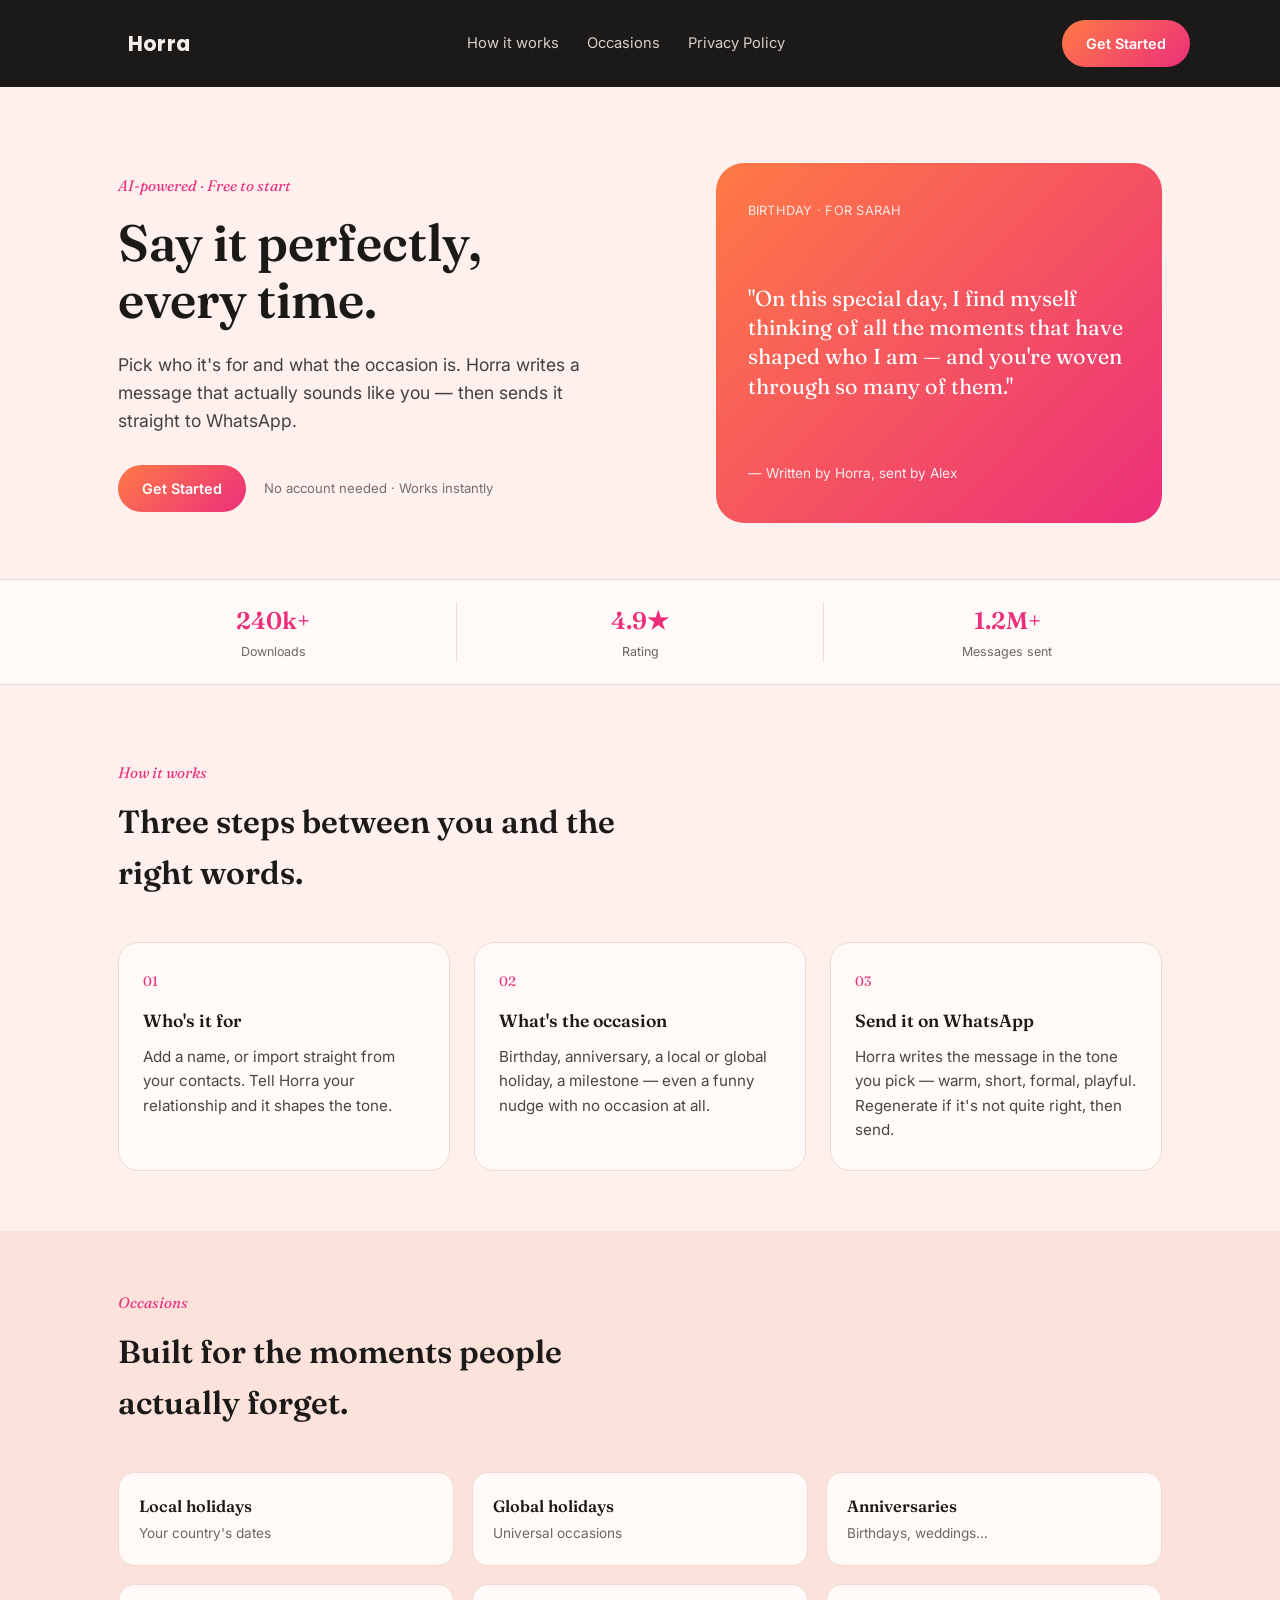
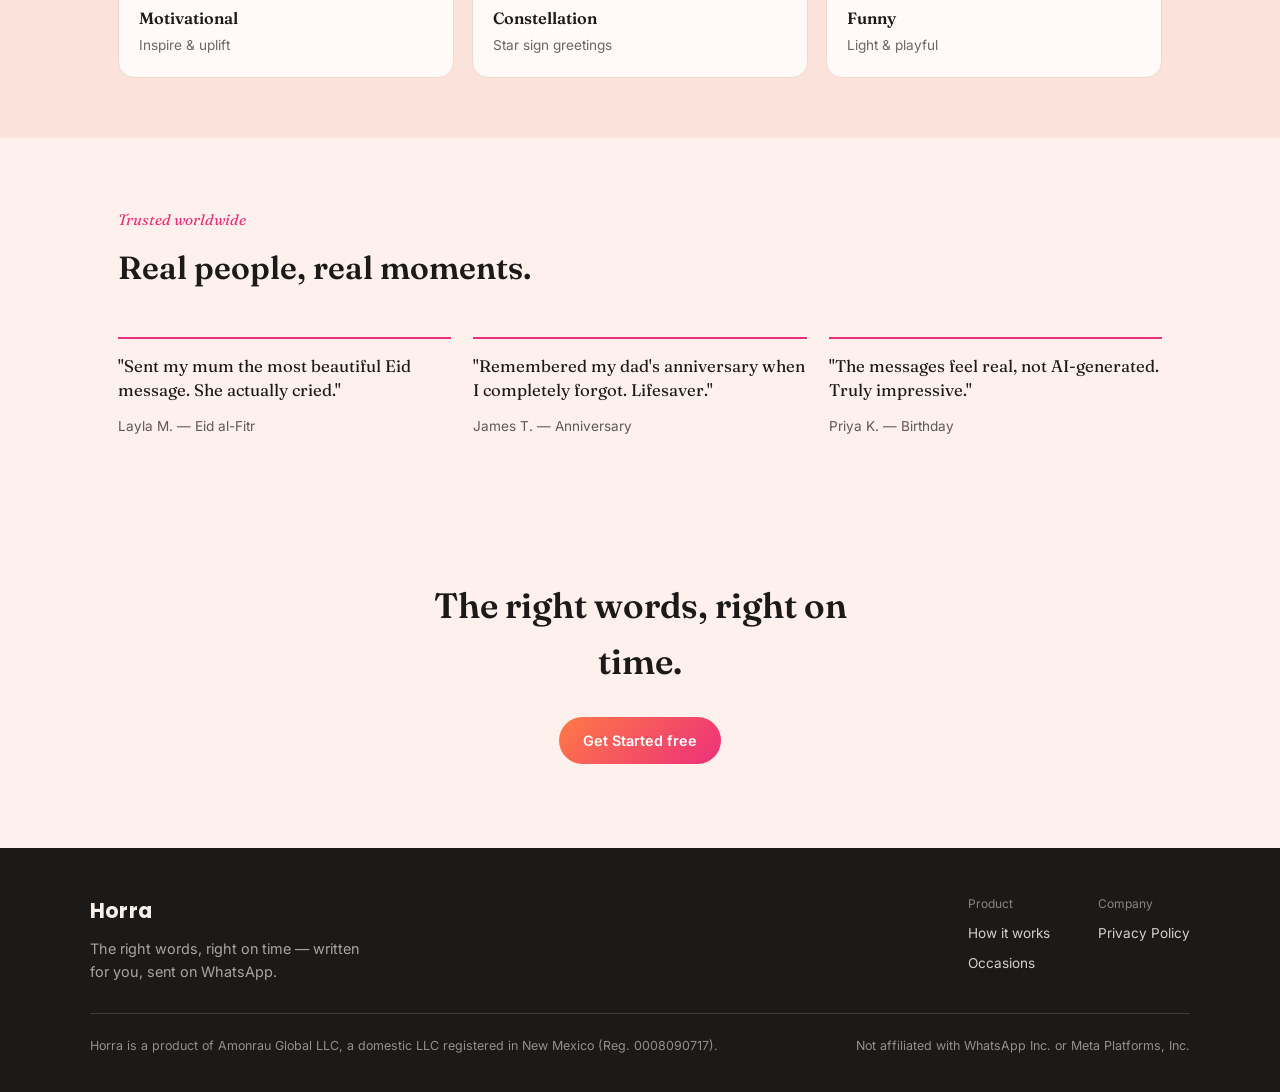
<file: source-reference-horra-app.html>
<!DOCTYPE html>
<html lang="en">
<head>
<meta charset="UTF-8">
<meta name="viewport" content="width=device-width, initial-scale=1, viewport-fit=cover">
<title>Horra — Say it perfectly, every time.</title>
<link rel="preconnect" href="https://fonts.googleapis.com">
<link rel="preconnect" href="https://fonts.gstatic.com" crossorigin>
<link href="https://fonts.googleapis.com/css2?family=Fraunces:opsz,wght@9..144,500;9..144,600&family=Poppins:wght@600;700&family=Inter:wght@400;500;600&display=swap" rel="stylesheet">
<style>
  :root{
    --ink:#1c1a19;
    --blush:#fdf0ed;
    --blush-2:#fbe2db;
    --card:#fffaf7;
    --sun:#ff7a45;
    --rose:#ec2f7b;
    --gradient: linear-gradient(135deg, var(--sun), var(--rose));
    --rule:#f0d9cf;
    --serif:'Fraunces', Georgia, serif;
    --wordmark:'Poppins', var(--serif);
    --sans:'Inter', -apple-system, BlinkMacSystemFont, 'Segoe UI', sans-serif;
    --bg: var(--blush);
    --fg: var(--ink);
    padding-top: env(safe-area-inset-top, 0px);
    padding-bottom: env(safe-area-inset-bottom, 0px);
  }
  @media (prefers-color-scheme: dark){
    :root:not([data-theme="light"]){
      --bg:#161213; --fg:#f3e9e5; --card:#211c1d; --rule:#3a2c2c; --blush-2:#241c1d;
    }
  }
  :root[data-theme="dark"]{ --bg:#161213; --fg:#f3e9e5; --card:#211c1d; --rule:#3a2c2c; --blush-2:#241c1d; }
  *{box-sizing:border-box;}
  html{scroll-padding-top:env(safe-area-inset-top,0px); height:100%;}
  body{margin:0; min-height:100%; background:var(--bg); color:var(--fg); font-family:var(--sans); line-height:1.6; -webkit-font-smoothing:antialiased;}
  a{color:inherit;} img{max-width:100%;}
  .wrap{max-width:1100px; margin:0 auto; padding:0 28px;}

  /* HEADER */
  header.site{background:var(--ink); color:#f7efe9; position:sticky; top:env(safe-area-inset-top,0px); z-index:20;}
  header.site .bar{display:flex; align-items:center; justify-content:space-between; padding:20px 0;}
  .burger{display:flex; flex-direction:column; gap:5px; width:22px; cursor:pointer; background:none; border:none;}
  .burger span{height:2px; background:#f7efe9; display:block;}
  .wordmark{font-family:var(--wordmark); font-weight:700; font-size:1.3rem; letter-spacing:0.01em;}
  nav.top{display:flex; align-items:center; gap:28px;}
  nav.top a{font-size:0.92rem; text-decoration:none; color:#f7efe9; opacity:0.85; cursor:pointer;}
  nav.top a:hover{opacity:1;}
  .btn{display:inline-block; padding:12px 24px; border-radius:100px; font-size:0.9rem; font-weight:600; text-decoration:none; cursor:pointer; border:none; font-family:var(--sans);}
  .btn.grad{background:var(--gradient); color:#fff;}
  .btn.outline{border:1px solid #f7efe9; color:#f7efe9; background:transparent; padding:11px 23px;}
  @media (max-width:720px){ nav.top a{display:none;} }

  /* HERO */
  .hero{padding:76px 0 56px;}
  .hero .wrap{display:grid; grid-template-columns:1.1fr 0.9fr; gap:52px; align-items:center;}
  .eyebrow{font-family:var(--serif); font-style:italic; color:var(--rose); font-size:0.95rem; margin:0 0 16px;}
  .hero h1{font-family:var(--serif); font-weight:600; font-size:clamp(2.1rem,4.4vw,3.2rem); line-height:1.12; margin:0 0 22px; max-width:14ch;}
  .hero p.lede{font-size:1.1rem; opacity:0.82; max-width:44ch; margin:0 0 30px;}
  .cta-row{display:flex; align-items:center; gap:18px; flex-wrap:wrap;}
  .cta-row .note{font-size:0.82rem; opacity:0.6;}
  .hero-panel{
    background:var(--gradient); border-radius:28px; padding:38px 32px; color:#fff;
    min-height:360px; display:flex; flex-direction:column; justify-content:space-between;
  }
  .hero-panel .tag{font-size:0.8rem; opacity:0.85; letter-spacing:0.02em;}
  .hero-panel .quote{font-family:var(--serif); font-size:1.35rem; line-height:1.35; margin:18px 0;}
  .hero-panel .who{font-size:0.85rem; opacity:0.9;}

  /* STATS STRIP */
  .stats{background:var(--card); border-top:1px solid var(--rule); border-bottom:1px solid var(--rule);}
  .stats .wrap{display:flex; gap:0; padding:22px 0;}
  .stats .stat{flex:1; text-align:center; padding:0 12px;}
  .stats .stat + .stat{border-left:1px solid var(--rule);}
  .stats .num{font-family:var(--serif); font-weight:600; font-size:1.5rem; color:var(--rose);}
  .stats .label{font-size:0.78rem; opacity:0.65; margin-top:2px;}

  /* HOW IT WORKS */
  section.how{padding:76px 0 60px;}
  .section-head{max-width:56ch; margin-bottom:44px;}
  .section-head .label{font-family:var(--serif); font-style:italic; color:var(--rose); font-size:0.95rem; margin:0 0 10px;}
  .section-head h2{font-family:var(--serif); font-weight:600; font-size:clamp(1.5rem,2.6vw,2rem); margin:0;}
  .steps{display:grid; grid-template-columns:repeat(3,1fr); gap:24px;}
  .step{background:var(--card); border:1px solid var(--rule); border-radius:20px; padding:28px 24px;}
  .step .n{font-family:var(--serif); font-size:0.85rem; color:var(--rose); margin-bottom:14px;}
  .step h3{font-family:var(--serif); font-weight:600; font-size:1.1rem; margin:0 0 10px;}
  .step p{margin:0; opacity:0.8; font-size:0.95rem;}
  @media (max-width:780px){ .steps{grid-template-columns:1fr;} .hero .wrap{grid-template-columns:1fr;} }

  /* OCCASIONS */
  section.occasions{padding:60px 0; background:var(--blush-2);}
  .occ-grid{display:grid; grid-template-columns:repeat(3,1fr); gap:18px;}
  .occ{background:var(--card); border-radius:16px; padding:20px; border:1px solid var(--rule);}
  .occ h4{font-family:var(--serif); font-weight:600; margin:0 0 4px; font-size:1.02rem;}
  .occ p{margin:0; font-size:0.85rem; opacity:0.65;}
  @media (max-width:780px){ .occ-grid{grid-template-columns:1fr 1fr;} }

  /* TESTIMONIALS */
  section.testimonials{padding:70px 0;}
  .test-grid{display:grid; grid-template-columns:repeat(3,1fr); gap:22px;}
  .test{border-top:2px solid var(--rose); padding-top:16px;}
  .test p{font-family:var(--serif); font-size:1.05rem; line-height:1.4; margin:0 0 14px;}
  .test .who{font-size:0.85rem; opacity:0.7;}
  @media (max-width:780px){ .test-grid{grid-template-columns:1fr;} }

  /* FINAL CTA */
  section.final{padding:70px 0 84px; text-align:center;}
  section.final h2{font-family:var(--serif); font-weight:600; font-size:clamp(1.6rem,3vw,2.2rem); max-width:20ch; margin:0 auto 26px;}

  footer.site{background:var(--ink); color:#f7efe9;}
  footer.site .wrap{padding:46px 0 36px;}
  .foot-top{display:flex; justify-content:space-between; flex-wrap:wrap; gap:30px; padding-bottom:30px; border-bottom:1px solid rgba(247,239,233,0.15);}
  .foot-top .wordmark{color:#f7efe9;}
  .foot-top p{opacity:0.65; max-width:32ch; font-size:0.9rem; margin:10px 0 0;}
  .foot-links{display:flex; gap:48px; flex-wrap:wrap;}
  .foot-links div{font-size:0.85rem;}
  .foot-links .h{opacity:0.5; font-size:0.75rem; margin-bottom:10px;}
  .foot-links a{display:block; text-decoration:none; opacity:0.85; margin-bottom:8px; cursor:pointer;}
  .foot-links a:hover{opacity:1;}
  .foot-bottom{display:flex; justify-content:space-between; flex-wrap:wrap; gap:10px; padding-top:22px; font-size:0.78rem; opacity:0.55;}

  /* PRIVACY VIEW */
  .privacy{padding:70px 0 90px; max-width:760px; margin:0 auto;}
  .privacy h1{font-family:var(--serif); font-weight:600; font-size:clamp(1.8rem,3.6vw,2.4rem); margin:0 0 8px;}
  .privacy .updated{opacity:0.6; font-size:0.9rem; margin:0 0 36px;}
  .privacy .callout{background:var(--card); border:1px solid var(--rule); border-radius:14px; padding:18px 20px; font-size:0.95rem; margin-bottom:30px;}
  .privacy h2{font-family:var(--serif); font-weight:600; font-size:1.2rem; margin:36px 0 12px;}
  .privacy p, .privacy li{opacity:0.85; margin:0 0 12px;}
  .privacy ul{padding-left:20px;}

  [data-view="privacy"] #view-home, [data-view="home"] #view-privacy{display:none;}
</style>
</head>
<body data-view="home" id="root">

<header class="site">
  <div class="wrap bar">
    <div style="display:flex; align-items:center; gap:16px;">
      <button class="burger" aria-label="Menu"><span></span><span></span><span></span></button>
      <div class="wordmark">Horra</div>
    </div>
    <nav class="top">
      <a onclick="setView('home')">How it works</a>
      <a href="#occasions">Occasions</a>
      <a href="privacy.html">Privacy Policy</a>
    </nav>
    <a class="btn grad">Get Started</a>
  </div>
</header>

<main id="view-home">

  <section class="hero">
    <div class="wrap">
      <div>
        <p class="eyebrow">AI-powered · Free to start</p>
        <h1>Say it perfectly, every time.</h1>
        <p class="lede">Pick who it's for and what the occasion is. Horra writes a message that actually sounds like you — then sends it straight to WhatsApp.</p>
        <div class="cta-row">
          <a class="btn grad">Get Started</a>
          <span class="note">No account needed · Works instantly</span>
        </div>
      </div>
      <div class="hero-panel">
        <span class="tag">BIRTHDAY · FOR SARAH</span>
        <p class="quote">"On this special day, I find myself thinking of all the moments that have shaped who I am — and you're woven through so many of them."</p>
        <span class="who">— Written by Horra, sent by Alex</span>
      </div>
    </div>
  </section>

  <div class="stats">
    <div class="wrap">
      <div class="stat"><div class="num">240k+</div><div class="label">Downloads</div></div>
      <div class="stat"><div class="num">4.9★</div><div class="label">Rating</div></div>
      <div class="stat"><div class="num">1.2M+</div><div class="label">Messages sent</div></div>
    </div>
  </div>

  <section class="how">
    <div class="wrap">
      <div class="section-head">
        <p class="label">How it works</p>
        <h2>Three steps between you and the right words.</h2>
      </div>
      <div class="steps">
        <div class="step">
          <div class="n">01</div>
          <h3>Who's it for</h3>
          <p>Add a name, or import straight from your contacts. Tell Horra your relationship and it shapes the tone.</p>
        </div>
        <div class="step">
          <div class="n">02</div>
          <h3>What's the occasion</h3>
          <p>Birthday, anniversary, a local or global holiday, a milestone — even a funny nudge with no occasion at all.</p>
        </div>
        <div class="step">
          <div class="n">03</div>
          <h3>Send it on WhatsApp</h3>
          <p>Horra writes the message in the tone you pick — warm, short, formal, playful. Regenerate if it's not quite right, then send.</p>
        </div>
      </div>
    </div>
  </section>

  <section class="occasions" id="occasions">
    <div class="wrap">
      <div class="section-head">
        <p class="label">Occasions</p>
        <h2>Built for the moments people actually forget.</h2>
      </div>
      <div class="occ-grid">
        <div class="occ"><h4>Local holidays</h4><p>Your country's dates</p></div>
        <div class="occ"><h4>Global holidays</h4><p>Universal occasions</p></div>
        <div class="occ"><h4>Anniversaries</h4><p>Birthdays, weddings…</p></div>
        <div class="occ"><h4>Motivational</h4><p>Inspire &amp; uplift</p></div>
        <div class="occ"><h4>Constellation</h4><p>Star sign greetings</p></div>
        <div class="occ"><h4>Funny</h4><p>Light &amp; playful</p></div>
      </div>
    </div>
  </section>

  <section class="testimonials">
    <div class="wrap">
      <div class="section-head">
        <p class="label">Trusted worldwide</p>
        <h2>Real people, real moments.</h2>
      </div>
      <div class="test-grid">
        <div class="test">
          <p>"Sent my mum the most beautiful Eid message. She actually cried."</p>
          <div class="who">Layla M. — Eid al-Fitr</div>
        </div>
        <div class="test">
          <p>"Remembered my dad's anniversary when I completely forgot. Lifesaver."</p>
          <div class="who">James T. — Anniversary</div>
        </div>
        <div class="test">
          <p>"The messages feel real, not AI-generated. Truly impressive."</p>
          <div class="who">Priya K. — Birthday</div>
        </div>
      </div>
    </div>
  </section>

  <section class="final">
    <div class="wrap">
      <h2>The right words, right on time.</h2>
      <a class="btn grad">Get Started free</a>
    </div>
  </section>

</main>

<main id="view-privacy"><div class="wrap privacy"><h1>Privacy Policy</h1><p>The Privacy Policy is available on our <a href="privacy.html">Privacy Policy webpage</a>.</p></div></main>

<footer class="site">
  <div class="wrap">
    <div class="foot-top">
      <div>
        <div class="wordmark">Horra</div>
        <p>The right words, right on time — written for you, sent on WhatsApp.</p>
      </div>
      <div class="foot-links">
        <div>
          <div class="h">Product</div>
          <a onclick="setView('home')">How it works</a>
          <a href="#occasions">Occasions</a>
        </div>
        <div>
          <div class="h">Company</div>
          <a href="privacy.html">Privacy Policy</a>
        </div>
      </div>
    </div>
    <div class="foot-bottom">
      <span>Horra is a product of Amonrau Global LLC, a domestic LLC registered in New Mexico (Reg. 0008090717).</span>
      <span>Not affiliated with WhatsApp Inc. or Meta Platforms, Inc.</span>
    </div>
  </div>
</footer>

<script>
  function setView(v){
    document.getElementById('root').setAttribute('data-view', v);
    window.scrollTo({top:0, behavior:'instant'});
    history.replaceState(null,'', v === 'privacy' ? '#privacy' : '#');
  }
  if(location.hash === '#privacy'){ setView('privacy'); }
</script>

</body>
</html>
</file>
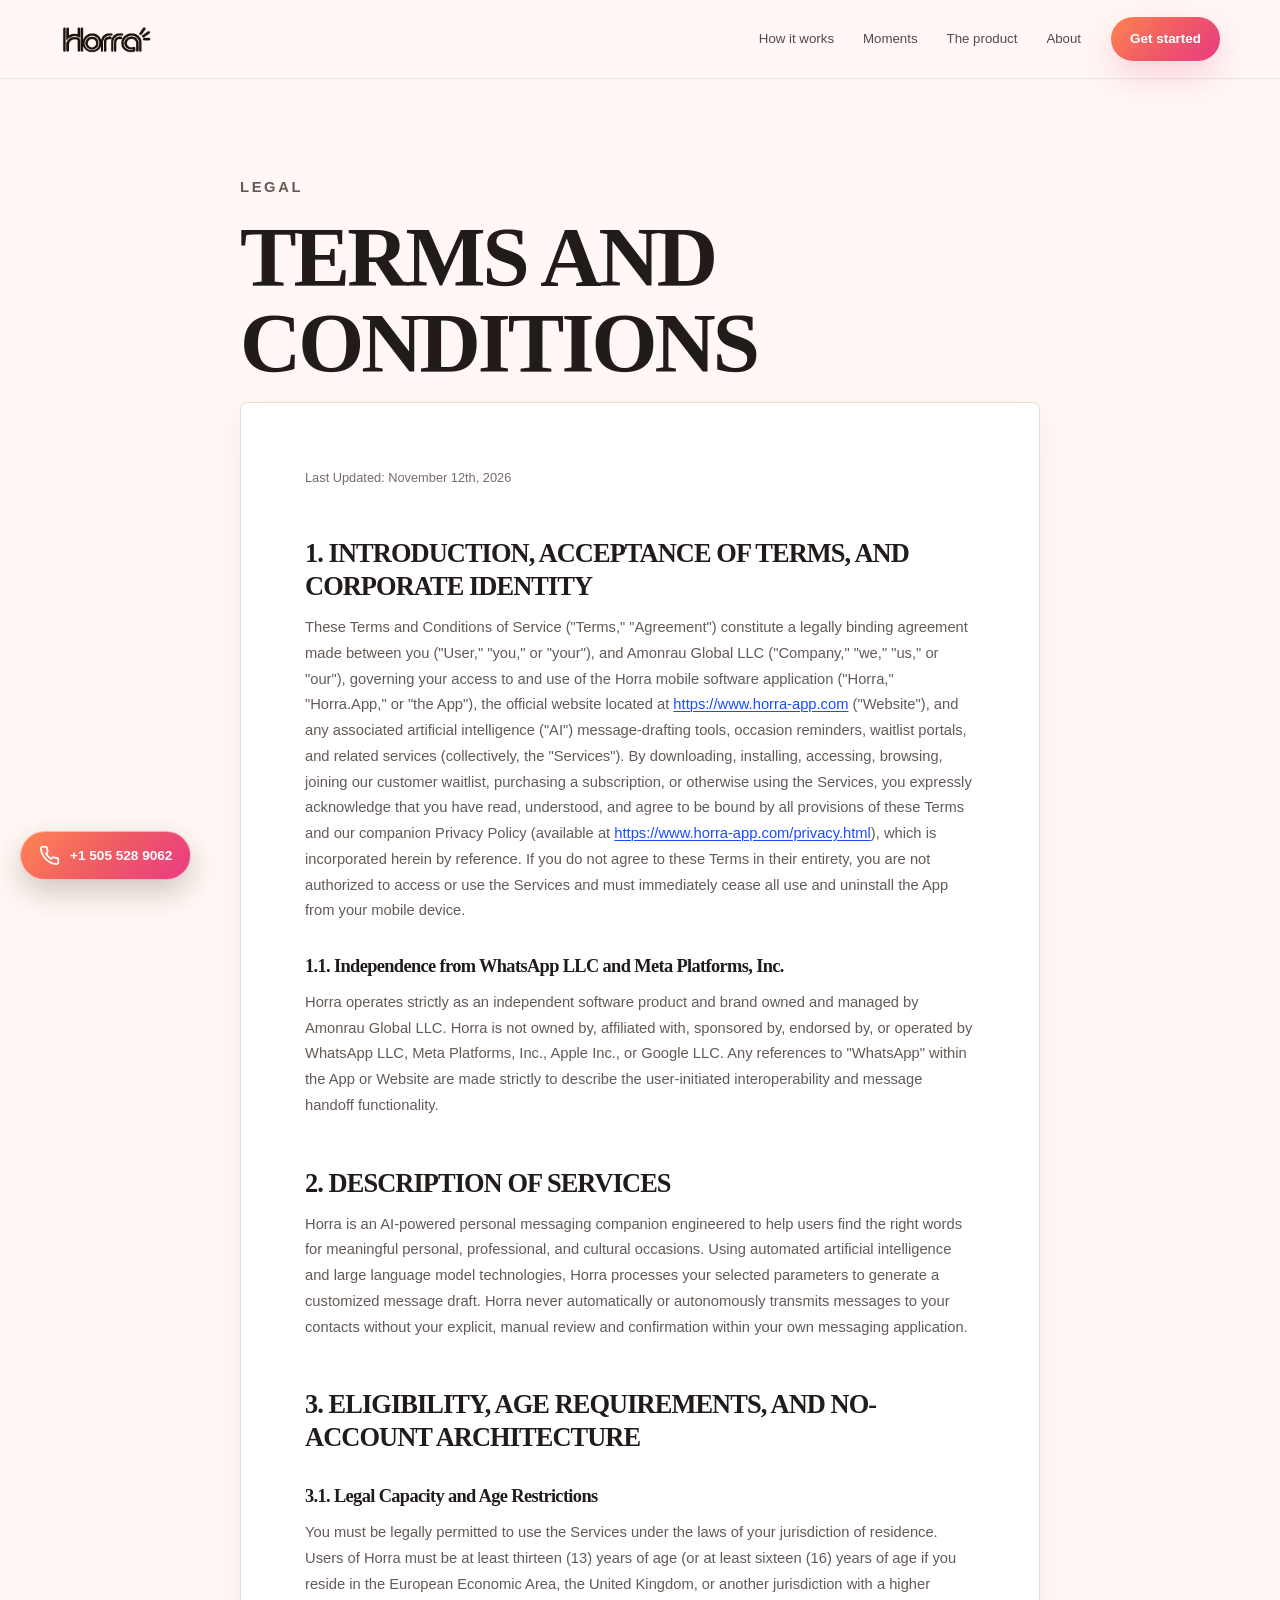
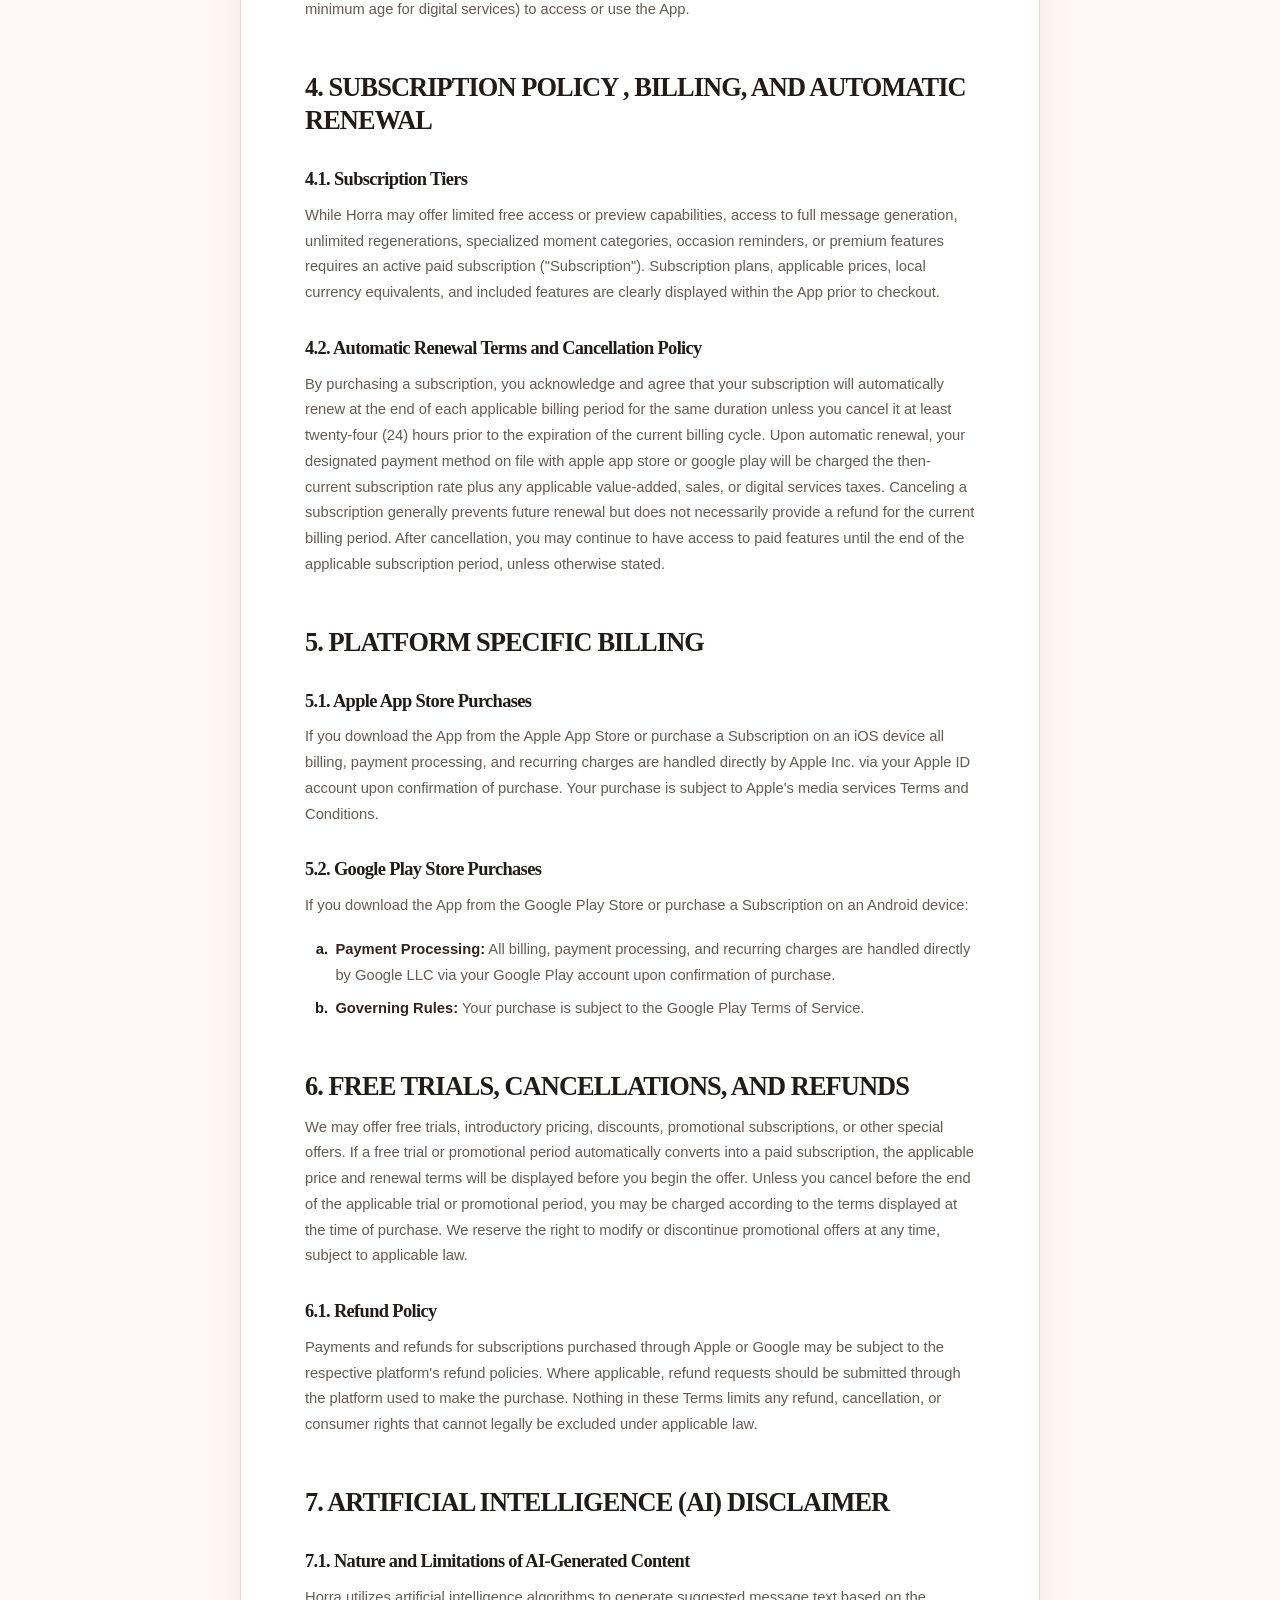
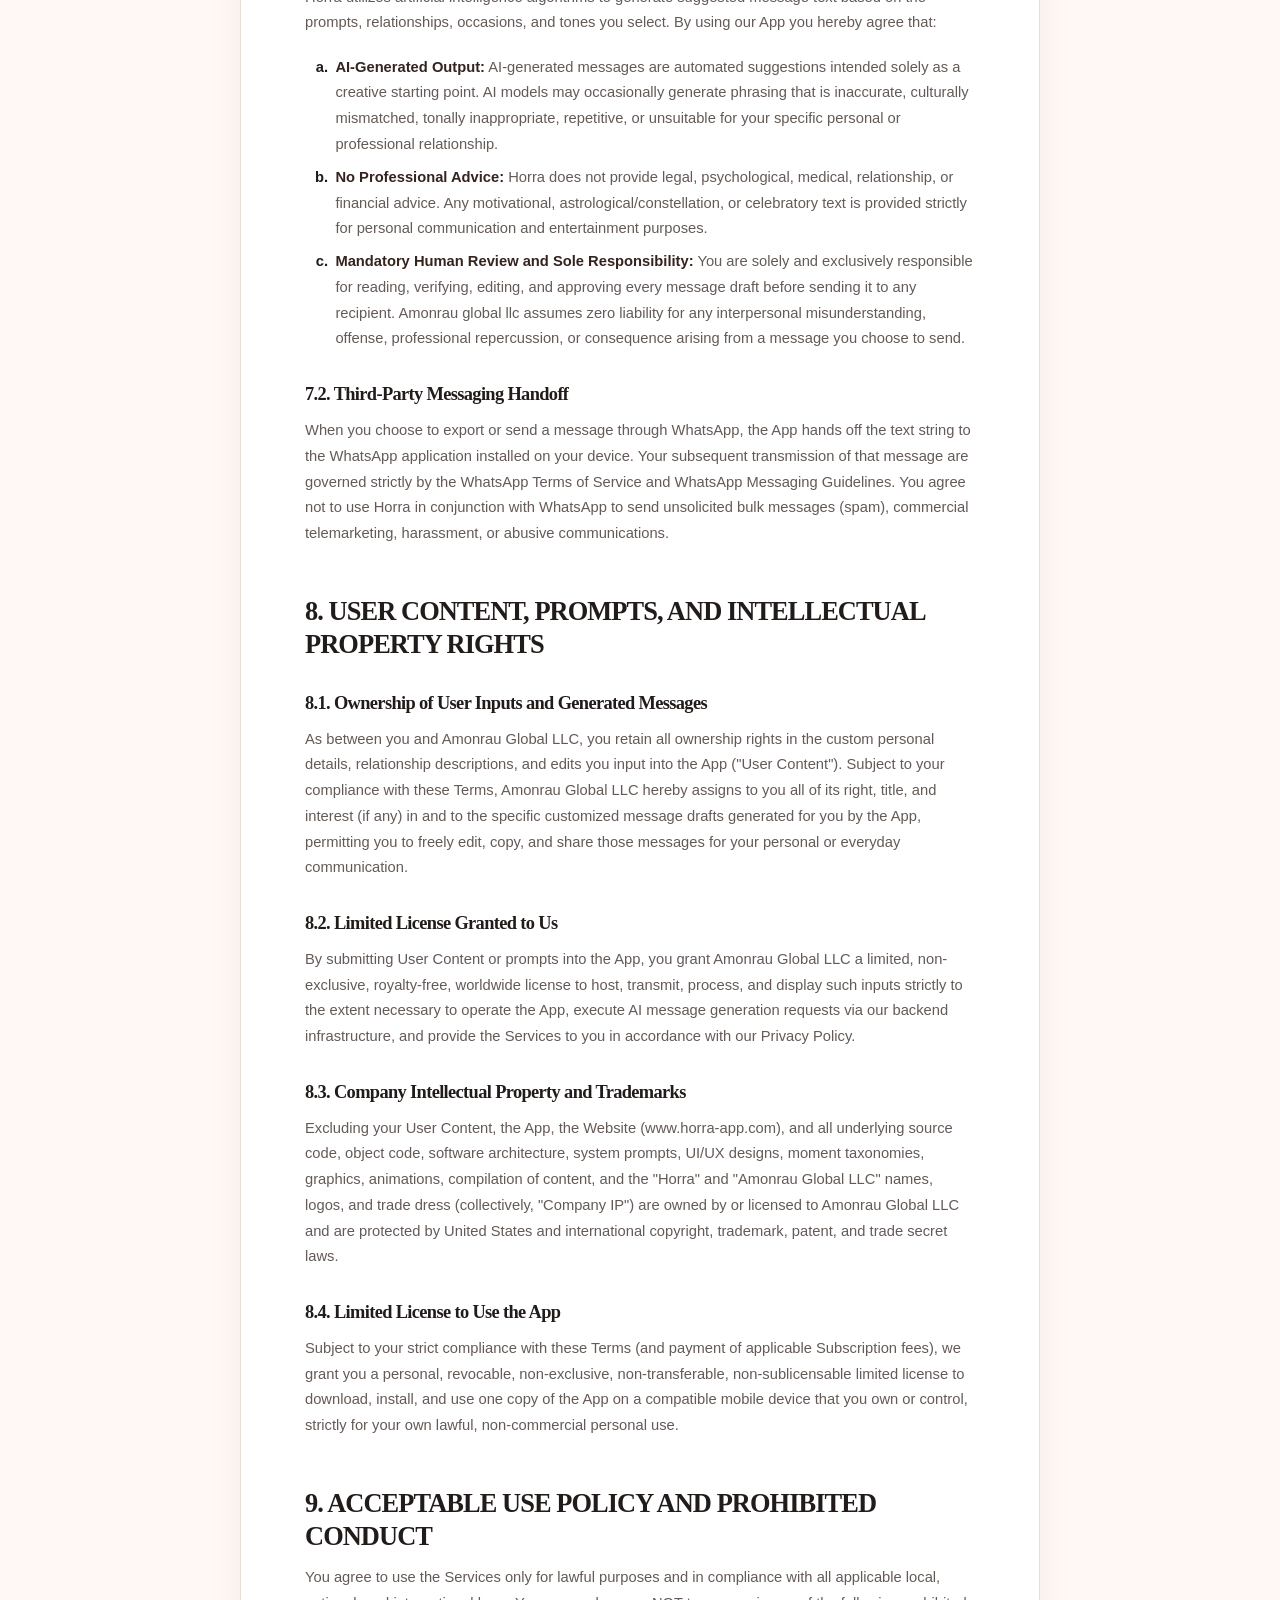
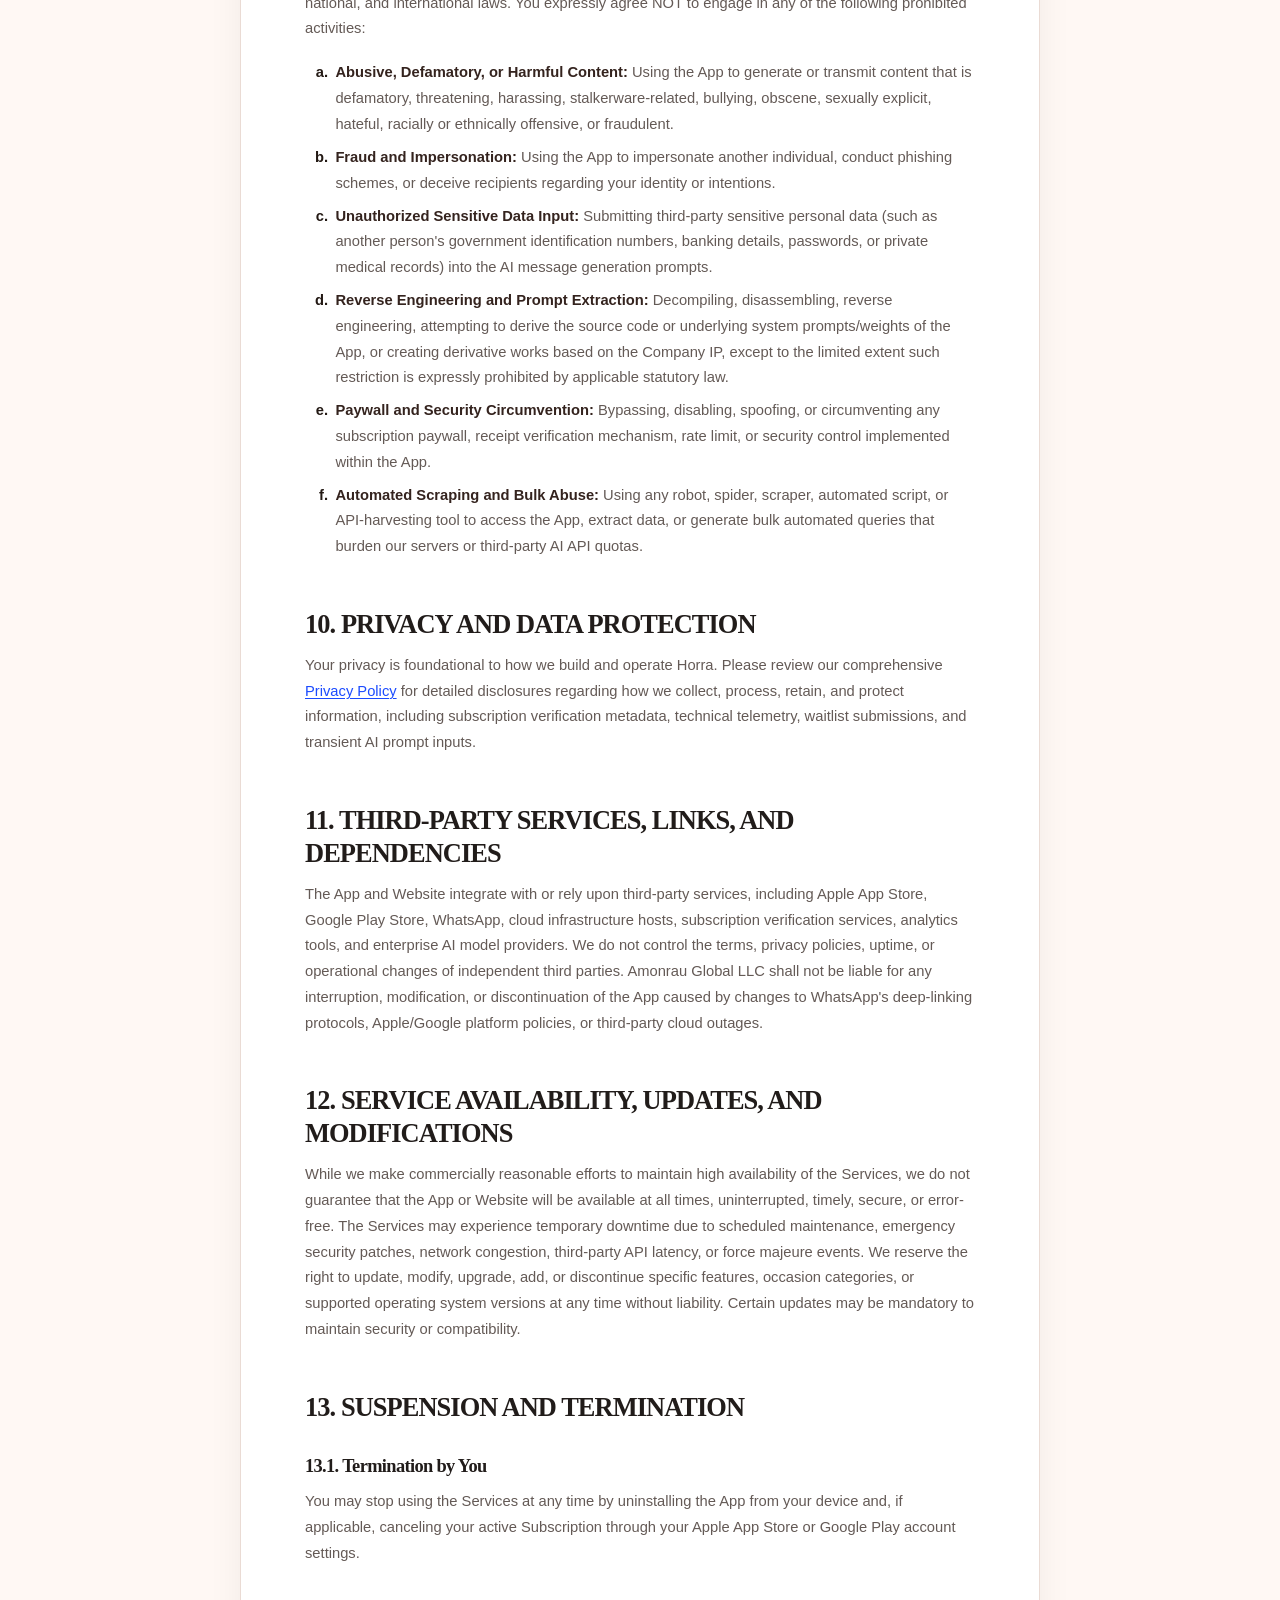
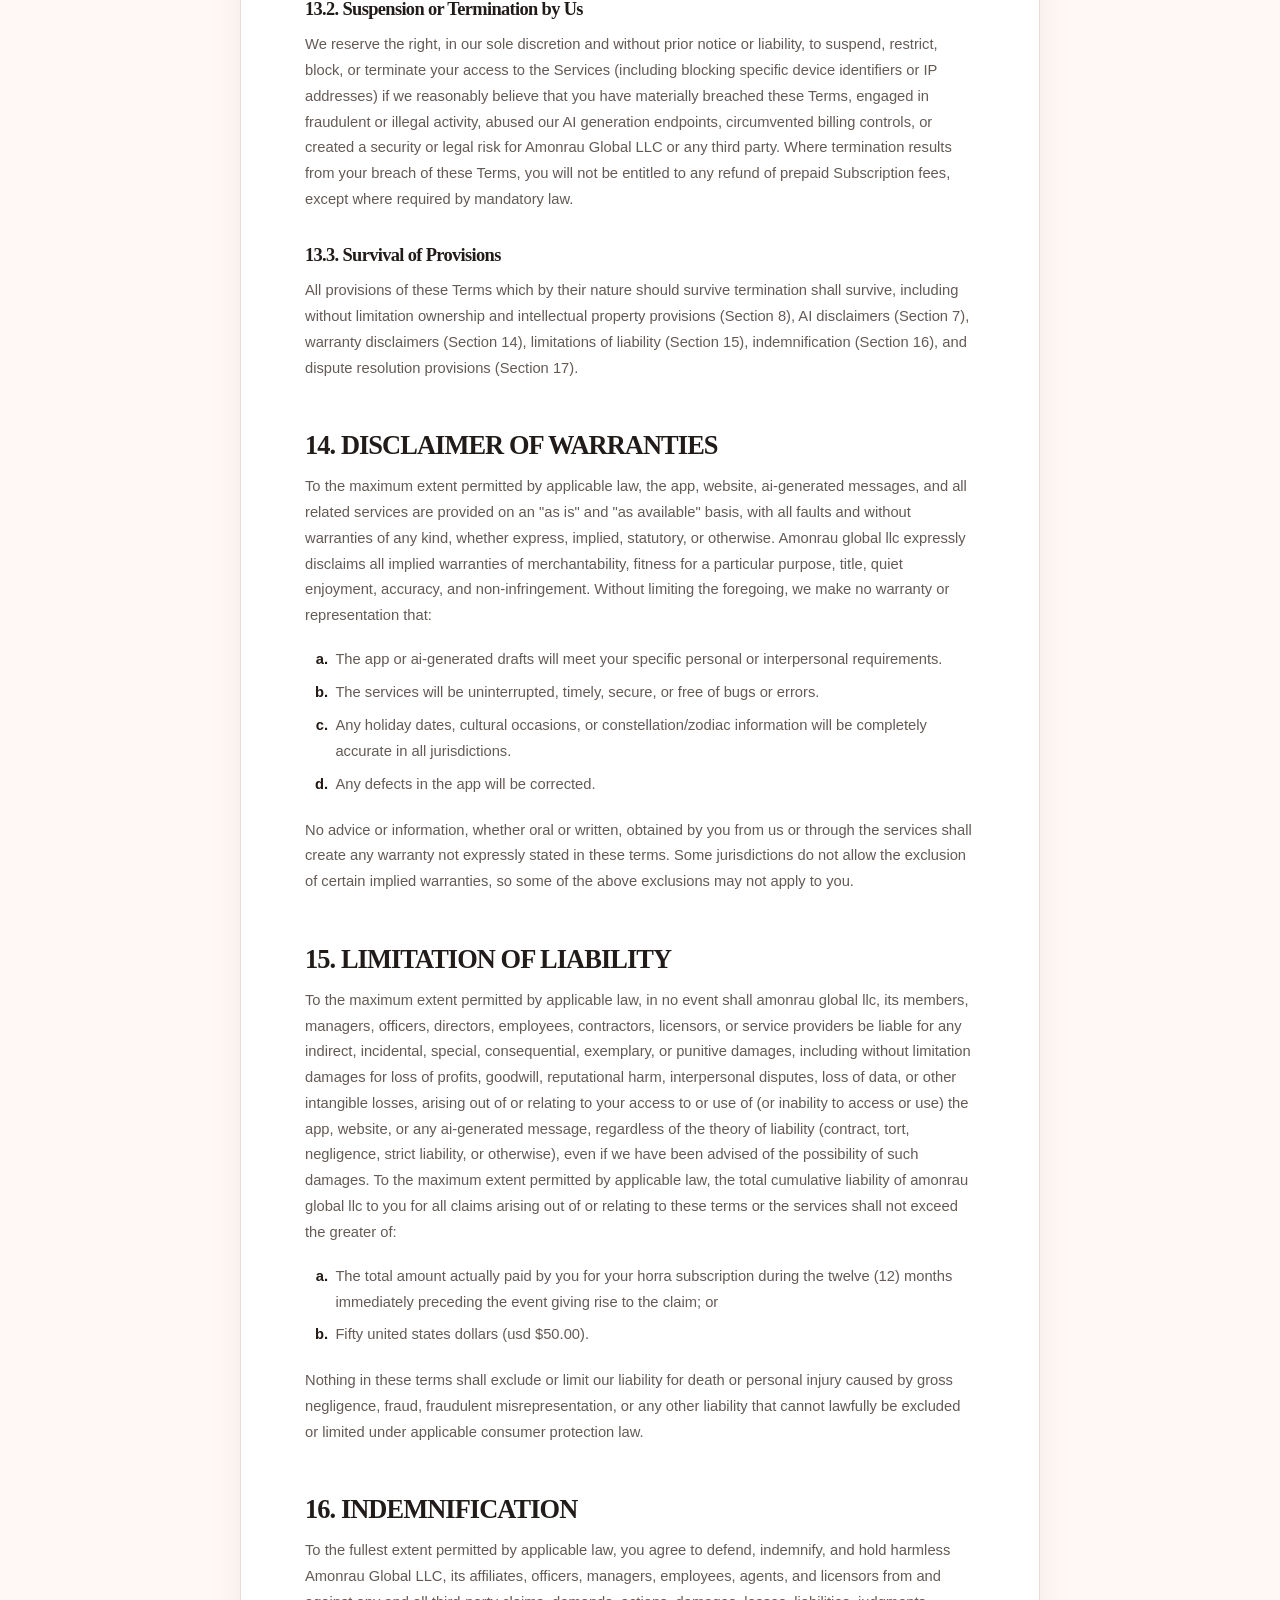
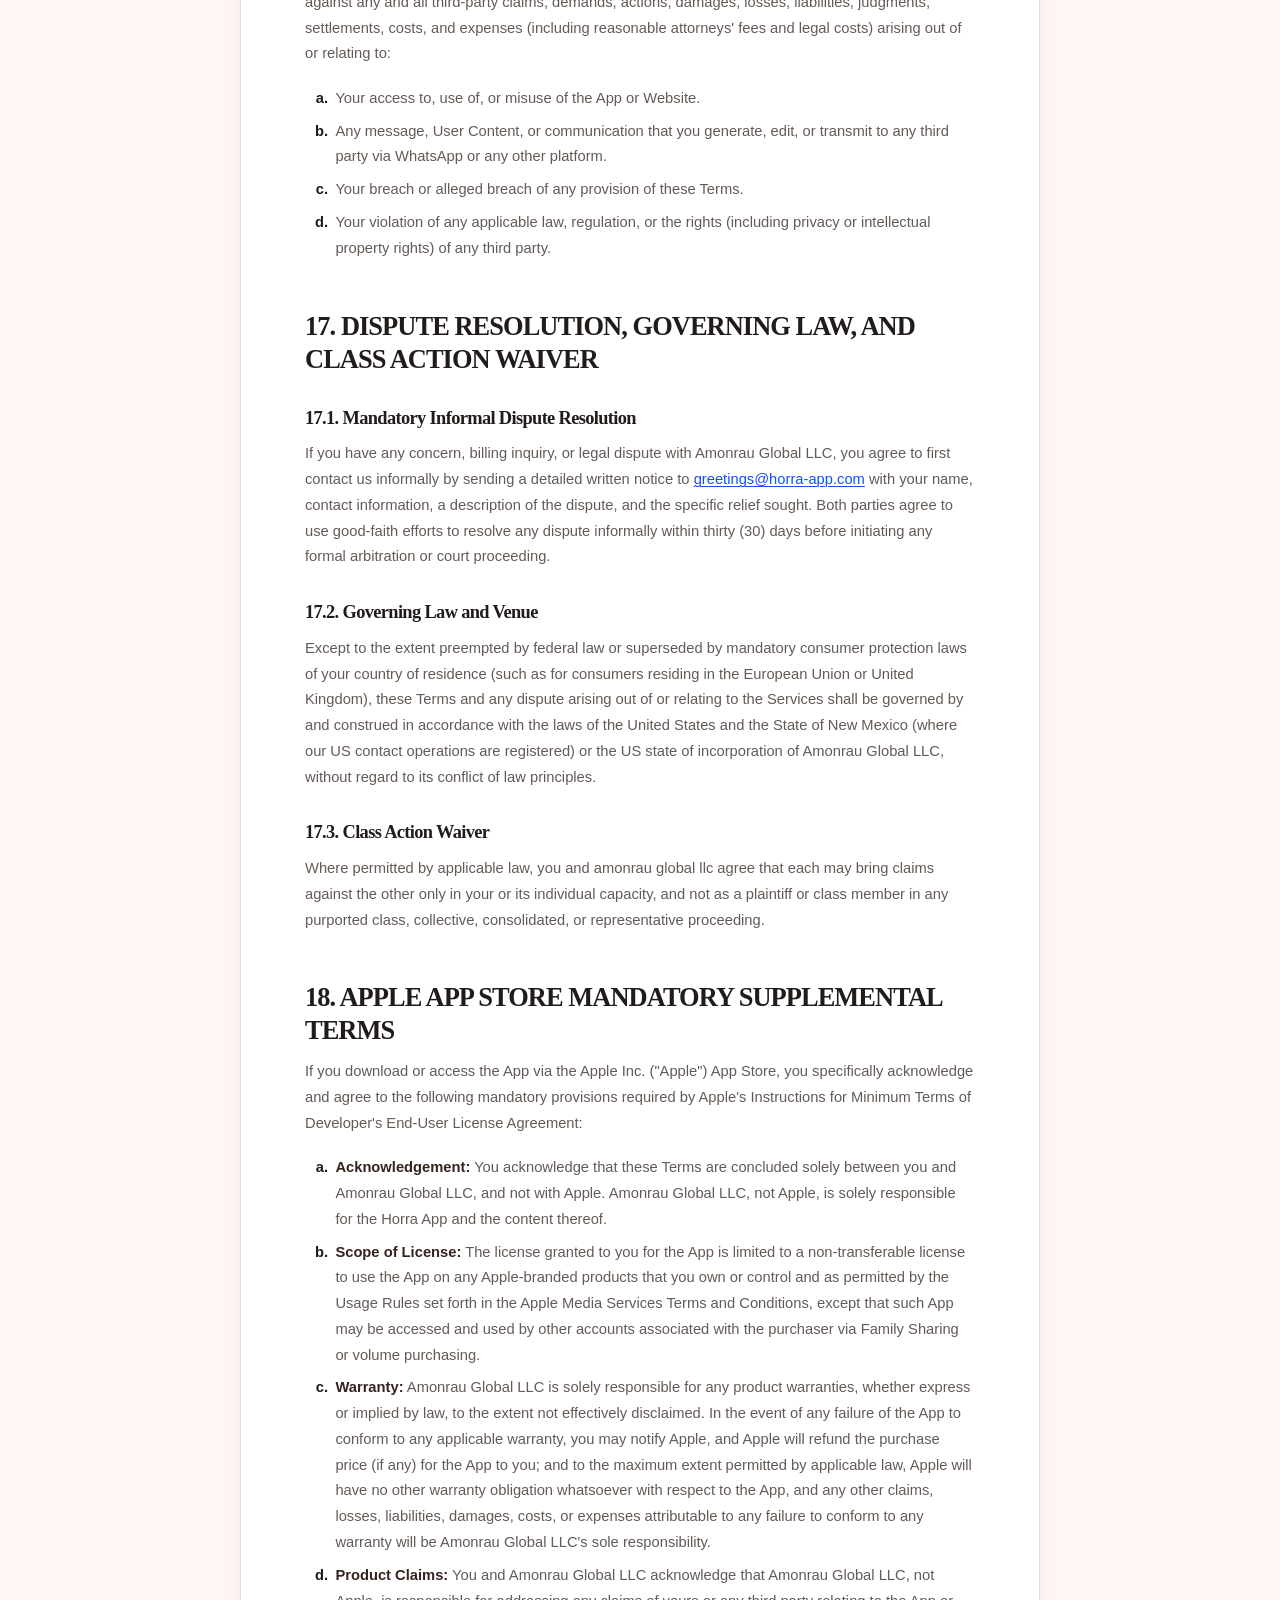
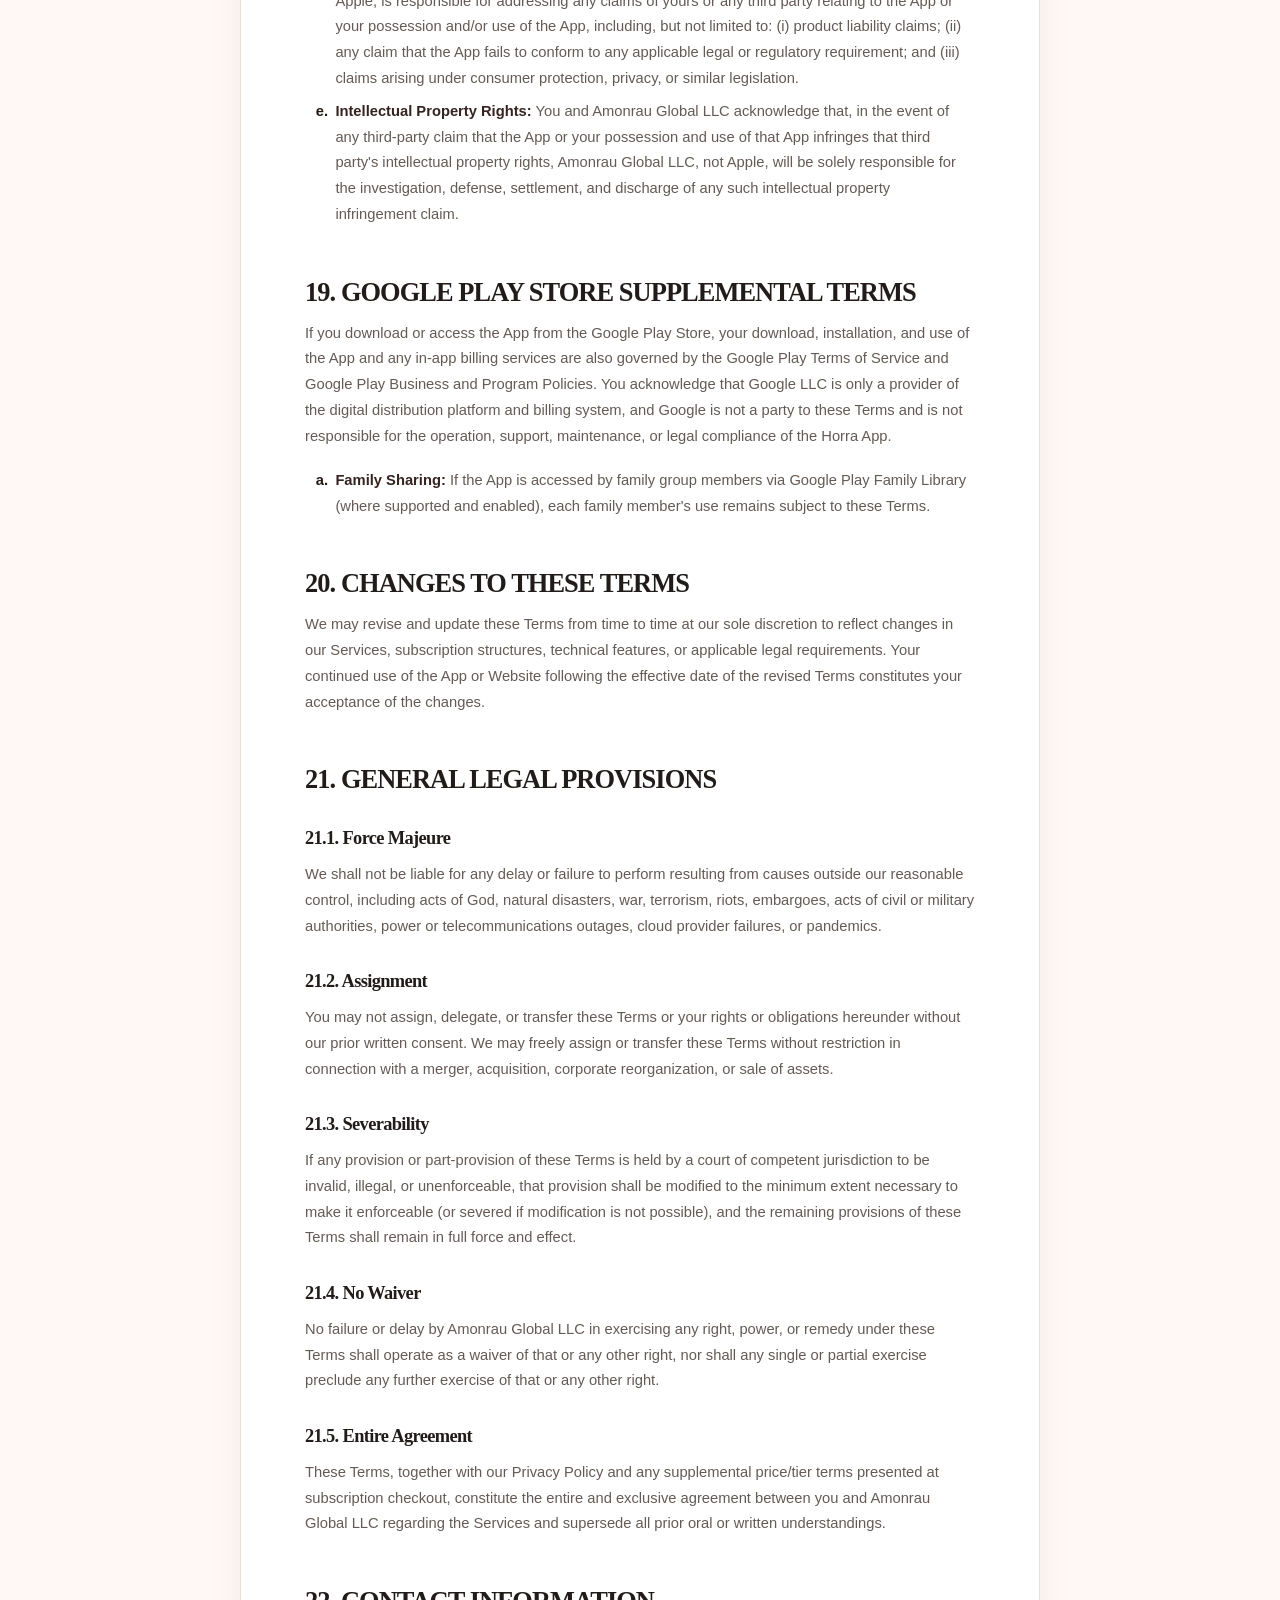
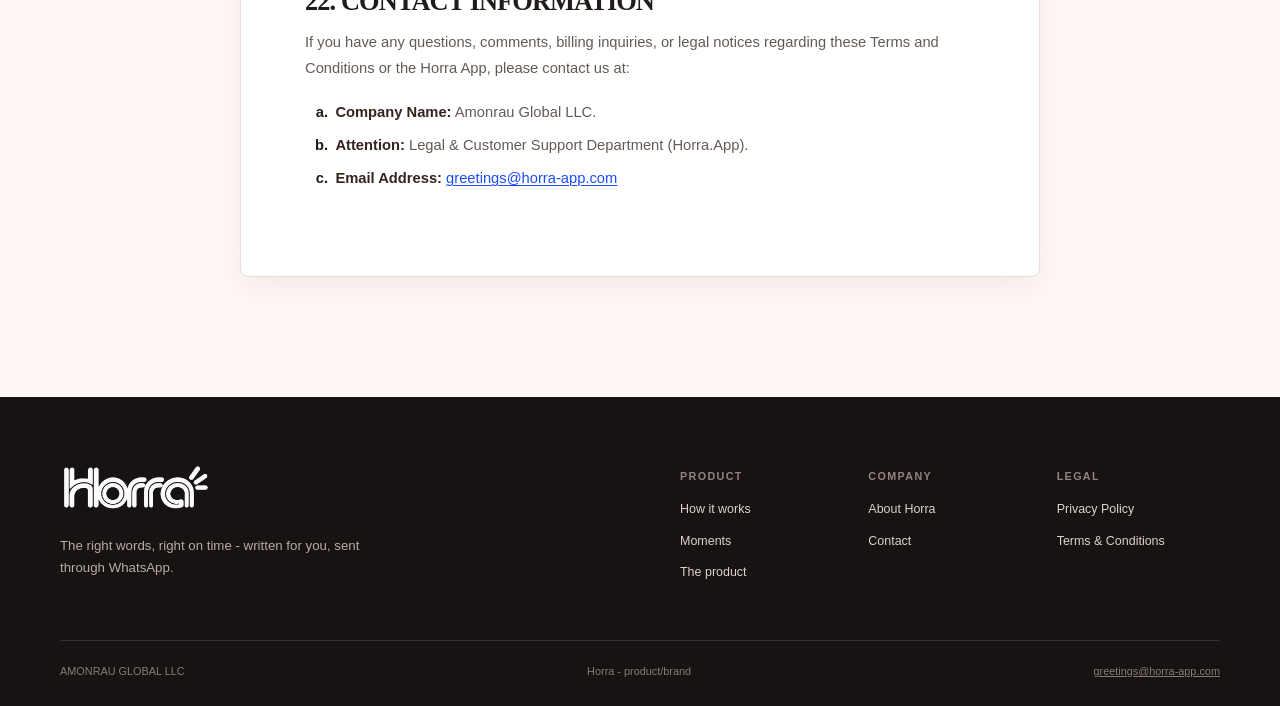
<file: terms.html>
<!doctype html>
<html lang="en">
<head>
<meta charset="utf-8"><meta name="viewport" content="width=device-width,initial-scale=1">
<title>Horra Terms and Conditions</title><meta name="description" content="Terms and Conditions for Horra.app, operated by AMONRAU GLOBAL LLC.">
<meta property="og:title" content="Horra Terms and Conditions">
<meta property="og:description" content="Terms and Conditions for Horra.app, operated by AMONRAU GLOBAL LLC.">
<meta property="og:type" content="website">
<meta property="og:image" content="https://horraapp.com/assets/horra-hero-screen.jpg">
<meta property="og:image:alt" content="Horra app preview and brand logo">
<meta name="twitter:card" content="summary_large_image">
<meta name="twitter:title" content="Horra Terms and Conditions">
<meta name="twitter:description" content="Terms and Conditions for Horra.app, operated by AMONRAU GLOBAL LLC.">
<meta name="twitter:image" content="https://horraapp.com/assets/horra-hero-screen.jpg">
<link rel="icon" type="image/png" href="assets/horrax.png">
<link rel="apple-touch-icon" href="assets/horrax.png">
<link rel="stylesheet" href="styles.css"><link rel="stylesheet" href="legal.css">
</head>
<body>
<header class="site-header">
  <div class="container nav-wrap">
    <a class="brand" href="index.html" aria-label="Horra home"><img class="brand-logo brand-logo-dark" src="assets/horrax.png" width="93" height="31" alt="Horra"></a>
    <nav class="desktop-nav" aria-label="Primary navigation">
      <a href="index.html#how">How it works</a>
      <a href="index.html#moments">Moments</a>
      <a href="index.html#product">The product</a>
      <a href="about.html">About</a>
    </nav>
    <a class="button button-small button-primary" href="https://play.google.com/store/apps/details?id=com.amonrauglobal.horra&amp;pcampaignid=web_share">Get started</a>
    <button class="menu-button" type="button" aria-label="Open menu" aria-expanded="false" aria-controls="mobile-menu"><span></span><span></span><span></span></button>
  </div>
  <div class="menu-scrim" aria-hidden="true"></div>
  <nav id="mobile-menu" class="mobile-menu" aria-label="Mobile navigation">
    <a href="index.html#how"><svg class="icon" viewBox="0 0 24 24" aria-hidden="true"><rect x="3" y="5" width="18" height="16" rx="3"/><path d="M8 3v4M16 3v4M3 10h18"/></svg>How it works</a>
    <a href="index.html#moments"><svg class="icon" viewBox="0 0 24 24" aria-hidden="true"><path d="m12 3 1.3 4.7L18 9l-4.7 1.3L12 15l-1.3-4.7L6 9l4.7-1.3L12 3ZM19 15l.7 2.3L22 18l-2.3.7L19 21l-.7-2.3L16 18l2.3-.7L19 15Z"/></svg>Moments</a>
    <a href="index.html#product"><svg class="icon" viewBox="0 0 24 24" aria-hidden="true"><path d="M20 11.5a7.5 7.5 0 0 1-8 7.5 8.5 8.5 0 0 1-4-.9L4 20l1.1-3.5A7.4 7.4 0 0 1 4 11.5 7.5 7.5 0 0 1 12 4a7.5 7.5 0 0 1 8 7.5Z"/></svg>The product</a>
    <a href="about.html"><svg class="icon" viewBox="0 0 24 24" aria-hidden="true"><path d="M12 20S4 15.5 4 9.5A4.5 4.5 0 0 1 12 7a4.5 4.5 0 0 1 8 2.5C20 15.5 12 20 12 20Z"/></svg>About</a>
    <a href="privacy.html"><svg class="icon" viewBox="0 0 24 24" aria-hidden="true"><path d="M5 20h4L20 9a2.8 2.8 0 0 0-4-4L5 16v4Z"/><path d="m13 7 4 4"/></svg>Privacy</a>
    <a href="terms.html" aria-current="page"><svg class="icon" viewBox="0 0 24 24" aria-hidden="true"><path d="M5 20h4L20 9a2.8 2.8 0 0 0-4-4L5 16v4Z"/><path d="m13 7 4 4"/></svg>Terms</a>
  </nav>
</header>
<main class="legal-main"><section class="container legal-wrap">
<p class="eyebrow">LEGAL</p>
<h1>TERMS AND CONDITIONS</h1>
<article class="legal-document" aria-label="Terms and Conditions" contenteditable="false">
  <p class="updated">Last Updated: November 12th, 2026</p>
  <h2>1. INTRODUCTION, ACCEPTANCE OF TERMS, AND CORPORATE IDENTITY</h2>
  <p>These Terms and Conditions of Service ("Terms," "Agreement") constitute a legally binding agreement made between you ("User," "you," or "your"), and Amonrau Global LLC ("Company," "we," "us," or "our"), governing your access to and use of the Horra mobile software application ("Horra," "Horra.App," or "the App"), the official website located at <a href="https://www.horra-app.com">https://www.horra-app.com</a> ("Website"), and any associated artificial intelligence ("AI") message-drafting tools, occasion reminders, waitlist portals, and related services (collectively, the "Services"). By downloading, installing, accessing, browsing, joining our customer waitlist, purchasing a subscription, or otherwise using the Services, you expressly acknowledge that you have read, understood, and agree to be bound by all provisions of these Terms and our companion Privacy Policy (available at <a href="privacy.html">https://www.horra-app.com/privacy.html</a>), which is incorporated herein by reference. If you do not agree to these Terms in their entirety, you are not authorized to access or use the Services and must immediately cease all use and uninstall the App from your mobile device.</p>
  <h3>1.1. Independence from WhatsApp LLC and Meta Platforms, Inc.</h3>
  <p>Horra operates strictly as an independent software product and brand owned and managed by Amonrau Global LLC. Horra is not owned by, affiliated with, sponsored by, endorsed by, or operated by WhatsApp LLC, Meta Platforms, Inc., Apple Inc., or Google LLC. Any references to "WhatsApp" within the App or Website are made strictly to describe the user-initiated interoperability and message handoff functionality.</p>
  <h2>2. DESCRIPTION OF SERVICES</h2>
  <p>Horra is an AI-powered personal messaging companion engineered to help users find the right words for meaningful personal, professional, and cultural occasions. Using automated artificial intelligence and large language model technologies, Horra processes your selected parameters to generate a customized message draft. Horra never automatically or autonomously transmits messages to your contacts without your explicit, manual review and confirmation within your own messaging application.</p>
  <h2>3. ELIGIBILITY, AGE REQUIREMENTS, AND NO-ACCOUNT ARCHITECTURE</h2>
  <h3>3.1. Legal Capacity and Age Restrictions</h3>
  <p>You must be legally permitted to use the Services under the laws of your jurisdiction of residence. Users of Horra must be at least thirteen (13) years of age (or at least sixteen (16) years of age if you reside in the European Economic Area, the United Kingdom, or another jurisdiction with a higher minimum age for digital services) to access or use the App.</p>
  <h2>4. SUBSCRIPTION POLICY , BILLING, AND AUTOMATIC RENEWAL</h2>
  <h3>4.1. Subscription Tiers</h3>
  <p>While Horra may offer limited free access or preview capabilities, access to full message generation, unlimited regenerations, specialized moment categories, occasion reminders, or premium features requires an active paid subscription ("Subscription"). Subscription plans, applicable prices, local currency equivalents, and included features are clearly displayed within the App prior to checkout.</p>
  <h3>4.2. Automatic Renewal Terms and Cancellation Policy</h3>
  <p>By purchasing a subscription, you acknowledge and agree that your subscription will automatically renew at the end of each applicable billing period for the same duration unless you cancel it at least twenty-four (24) hours prior to the expiration of the current billing cycle. Upon automatic renewal, your designated payment method on file with apple app store or google play will be charged the then-current subscription rate plus any applicable value-added, sales, or digital services taxes. Canceling a subscription generally prevents future renewal but does not necessarily provide a refund for the current billing period. After cancellation, you may continue to have access to paid features until the end of the applicable subscription period, unless otherwise stated.</p>
  <h2>5. PLATFORM SPECIFIC BILLING</h2>
  <h3>5.1. Apple App Store Purchases</h3>
  <p>If you download the App from the Apple App Store or purchase a Subscription on an iOS device all billing, payment processing, and recurring charges are handled directly by Apple Inc. via your Apple ID account upon confirmation of purchase. Your purchase is subject to Apple's media services Terms and Conditions.</p>
  <h3>5.2. Google Play Store Purchases</h3>
  <p>If you download the App from the Google Play Store or purchase a Subscription on an Android device:</p>
  <ol class="legal-alpha">
    <li><strong>Payment Processing:</strong> All billing, payment processing, and recurring charges are handled directly by Google LLC via your Google Play account upon confirmation of purchase.</li>
    <li><strong>Governing Rules:</strong> Your purchase is subject to the Google Play Terms of Service.</li>
  </ol>
  <h2>6. FREE TRIALS, CANCELLATIONS, AND REFUNDS</h2>
  <p>We may offer free trials, introductory pricing, discounts, promotional subscriptions, or other special offers. If a free trial or promotional period automatically converts into a paid subscription, the applicable price and renewal terms will be displayed before you begin the offer. Unless you cancel before the end of the applicable trial or promotional period, you may be charged according to the terms displayed at the time of purchase. We reserve the right to modify or discontinue promotional offers at any time, subject to applicable law.</p>
  <h3>6.1. Refund Policy</h3>
  <p>Payments and refunds for subscriptions purchased through Apple or Google may be subject to the respective platform's refund policies. Where applicable, refund requests should be submitted through the platform used to make the purchase. Nothing in these Terms limits any refund, cancellation, or consumer rights that cannot legally be excluded under applicable law.</p>
  <h2>7. ARTIFICIAL INTELLIGENCE (AI) DISCLAIMER</h2>
  <h3>7.1. Nature and Limitations of AI-Generated Content</h3>
  <p>Horra utilizes artificial intelligence algorithms to generate suggested message text based on the prompts, relationships, occasions, and tones you select. By using our App you hereby agree that:</p>
  <ol class="legal-alpha">
    <li><strong>AI-Generated Output:</strong> AI-generated messages are automated suggestions intended solely as a creative starting point. AI models may occasionally generate phrasing that is inaccurate, culturally mismatched, tonally inappropriate, repetitive, or unsuitable for your specific personal or professional relationship.</li>
    <li><strong>No Professional Advice:</strong> Horra does not provide legal, psychological, medical, relationship, or financial advice. Any motivational, astrological/constellation, or celebratory text is provided strictly for personal communication and entertainment purposes.</li>
    <li><strong>Mandatory Human Review and Sole Responsibility:</strong> You are solely and exclusively responsible for reading, verifying, editing, and approving every message draft before sending it to any recipient. Amonrau global llc assumes zero liability for any interpersonal misunderstanding, offense, professional repercussion, or consequence arising from a message you choose to send.</li>
  </ol>
  <h3>7.2. Third-Party Messaging Handoff</h3>
  <p>When you choose to export or send a message through WhatsApp, the App hands off the text string to the WhatsApp application installed on your device. Your subsequent transmission of that message are governed strictly by the WhatsApp Terms of Service and WhatsApp Messaging Guidelines. You agree not to use Horra in conjunction with WhatsApp to send unsolicited bulk messages (spam), commercial telemarketing, harassment, or abusive communications.</p>
  <h2>8. USER CONTENT, PROMPTS, AND INTELLECTUAL PROPERTY RIGHTS</h2>
  <h3>8.1. Ownership of User Inputs and Generated Messages</h3>
  <p>As between you and Amonrau Global LLC, you retain all ownership rights in the custom personal details, relationship descriptions, and edits you input into the App ("User Content"). Subject to your compliance with these Terms, Amonrau Global LLC hereby assigns to you all of its right, title, and interest (if any) in and to the specific customized message drafts generated for you by the App, permitting you to freely edit, copy, and share those messages for your personal or everyday communication.</p>
  <h3>8.2. Limited License Granted to Us</h3>
  <p>By submitting User Content or prompts into the App, you grant Amonrau Global LLC a limited, non-exclusive, royalty-free, worldwide license to host, transmit, process, and display such inputs strictly to the extent necessary to operate the App, execute AI message generation requests via our backend infrastructure, and provide the Services to you in accordance with our Privacy Policy.</p>
  <h3>8.3. Company Intellectual Property and Trademarks</h3>
  <p>Excluding your User Content, the App, the Website (www.horra-app.com), and all underlying source code, object code, software architecture, system prompts, UI/UX designs, moment taxonomies, graphics, animations, compilation of content, and the "Horra" and "Amonrau Global LLC" names, logos, and trade dress (collectively, "Company IP") are owned by or licensed to Amonrau Global LLC and are protected by United States and international copyright, trademark, patent, and trade secret laws.</p>
  <h3>8.4. Limited License to Use the App</h3>
  <p>Subject to your strict compliance with these Terms (and payment of applicable Subscription fees), we grant you a personal, revocable, non-exclusive, non-transferable, non-sublicensable limited license to download, install, and use one copy of the App on a compatible mobile device that you own or control, strictly for your own lawful, non-commercial personal use.</p>
  <h2>9. ACCEPTABLE USE POLICY AND PROHIBITED CONDUCT</h2>
  <p>You agree to use the Services only for lawful purposes and in compliance with all applicable local, national, and international laws. You expressly agree NOT to engage in any of the following prohibited activities:</p>
  <ol class="legal-alpha">
    <li><strong>Abusive, Defamatory, or Harmful Content:</strong> Using the App to generate or transmit content that is defamatory, threatening, harassing, stalkerware-related, bullying, obscene, sexually explicit, hateful, racially or ethnically offensive, or fraudulent.</li>
    <li><strong>Fraud and Impersonation:</strong> Using the App to impersonate another individual, conduct phishing schemes, or deceive recipients regarding your identity or intentions.</li>
    <li><strong>Unauthorized Sensitive Data Input:</strong> Submitting third-party sensitive personal data (such as another person's government identification numbers, banking details, passwords, or private medical records) into the AI message generation prompts.</li>
    <li><strong>Reverse Engineering and Prompt Extraction:</strong> Decompiling, disassembling, reverse engineering, attempting to derive the source code or underlying system prompts/weights of the App, or creating derivative works based on the Company IP, except to the limited extent such restriction is expressly prohibited by applicable statutory law.</li>
    <li><strong>Paywall and Security Circumvention:</strong> Bypassing, disabling, spoofing, or circumventing any subscription paywall, receipt verification mechanism, rate limit, or security control implemented within the App.</li>
    <li><strong>Automated Scraping and Bulk Abuse:</strong> Using any robot, spider, scraper, automated script, or API-harvesting tool to access the App, extract data, or generate bulk automated queries that burden our servers or third-party AI API quotas.</li>
  </ol>
  <h2>10. PRIVACY AND DATA PROTECTION</h2>
  <p>Your privacy is foundational to how we build and operate Horra. Please review our comprehensive <a href="privacy.html">Privacy Policy</a> for detailed disclosures regarding how we collect, process, retain, and protect information, including subscription verification metadata, technical telemetry, waitlist submissions, and transient AI prompt inputs.</p>
  <h2>11. THIRD-PARTY SERVICES, LINKS, AND DEPENDENCIES</h2>
  <p>The App and Website integrate with or rely upon third-party services, including Apple App Store, Google Play Store, WhatsApp, cloud infrastructure hosts, subscription verification services, analytics tools, and enterprise AI model providers. We do not control the terms, privacy policies, uptime, or operational changes of independent third parties. Amonrau Global LLC shall not be liable for any interruption, modification, or discontinuation of the App caused by changes to WhatsApp's deep-linking protocols, Apple/Google platform policies, or third-party cloud outages.</p>
  <h2>12. SERVICE AVAILABILITY, UPDATES, AND MODIFICATIONS</h2>
  <p>While we make commercially reasonable efforts to maintain high availability of the Services, we do not guarantee that the App or Website will be available at all times, uninterrupted, timely, secure, or error-free. The Services may experience temporary downtime due to scheduled maintenance, emergency security patches, network congestion, third-party API latency, or force majeure events. We reserve the right to update, modify, upgrade, add, or discontinue specific features, occasion categories, or supported operating system versions at any time without liability. Certain updates may be mandatory to maintain security or compatibility.</p>
  <h2>13. SUSPENSION AND TERMINATION</h2>
  <h3>13.1. Termination by You</h3>
  <p>You may stop using the Services at any time by uninstalling the App from your device and, if applicable, canceling your active Subscription through your Apple App Store or Google Play account settings.</p>
  <h3>13.2. Suspension or Termination by Us</h3>
  <p>We reserve the right, in our sole discretion and without prior notice or liability, to suspend, restrict, block, or terminate your access to the Services (including blocking specific device identifiers or IP addresses) if we reasonably believe that you have materially breached these Terms, engaged in fraudulent or illegal activity, abused our AI generation endpoints, circumvented billing controls, or created a security or legal risk for Amonrau Global LLC or any third party. Where termination results from your breach of these Terms, you will not be entitled to any refund of prepaid Subscription fees, except where required by mandatory law.</p>
  <h3>13.3. Survival of Provisions</h3>
  <p>All provisions of these Terms which by their nature should survive termination shall survive, including without limitation ownership and intellectual property provisions (Section 8), AI disclaimers (Section 7), warranty disclaimers (Section 14), limitations of liability (Section 15), indemnification (Section 16), and dispute resolution provisions (Section 17).</p>
  <h2>14. DISCLAIMER OF WARRANTIES</h2>
  <p>To the maximum extent permitted by applicable law, the app, website, ai-generated messages, and all related services are provided on an "as is" and "as available" basis, with all faults and without warranties of any kind, whether express, implied, statutory, or otherwise. Amonrau global llc expressly disclaims all implied warranties of merchantability, fitness for a particular purpose, title, quiet enjoyment, accuracy, and non-infringement. Without limiting the foregoing, we make no warranty or representation that:</p>
  <ol class="legal-alpha">
    <li>The app or ai-generated drafts will meet your specific personal or interpersonal requirements.</li>
    <li>The services will be uninterrupted, timely, secure, or free of bugs or errors.</li>
    <li>Any holiday dates, cultural occasions, or constellation/zodiac information will be completely accurate in all jurisdictions.</li>
    <li>Any defects in the app will be corrected.</li>
  </ol>
  <p>No advice or information, whether oral or written, obtained by you from us or through the services shall create any warranty not expressly stated in these terms. Some jurisdictions do not allow the exclusion of certain implied warranties, so some of the above exclusions may not apply to you.</p>
  <h2>15. LIMITATION OF LIABILITY</h2>
  <p>To the maximum extent permitted by applicable law, in no event shall amonrau global llc, its members, managers, officers, directors, employees, contractors, licensors, or service providers be liable for any indirect, incidental, special, consequential, exemplary, or punitive damages, including without limitation damages for loss of profits, goodwill, reputational harm, interpersonal disputes, loss of data, or other intangible losses, arising out of or relating to your access to or use of (or inability to access or use) the app, website, or any ai-generated message, regardless of the theory of liability (contract, tort, negligence, strict liability, or otherwise), even if we have been advised of the possibility of such damages. To the maximum extent permitted by applicable law, the total cumulative liability of amonrau global llc to you for all claims arising out of or relating to these terms or the services shall not exceed the greater of:</p>
  <ol class="legal-alpha">
    <li>The total amount actually paid by you for your horra subscription during the twelve (12) months immediately preceding the event giving rise to the claim; or</li>
    <li>Fifty united states dollars (usd $50.00).</li>
  </ol>
  <p>Nothing in these terms shall exclude or limit our liability for death or personal injury caused by gross negligence, fraud, fraudulent misrepresentation, or any other liability that cannot lawfully be excluded or limited under applicable consumer protection law.</p>
  <h2>16. INDEMNIFICATION</h2>
  <p>To the fullest extent permitted by applicable law, you agree to defend, indemnify, and hold harmless Amonrau Global LLC, its affiliates, officers, managers, employees, agents, and licensors from and against any and all third-party claims, demands, actions, damages, losses, liabilities, judgments, settlements, costs, and expenses (including reasonable attorneys' fees and legal costs) arising out of or relating to:</p>
  <ol class="legal-alpha">
    <li>Your access to, use of, or misuse of the App or Website.</li>
    <li>Any message, User Content, or communication that you generate, edit, or transmit to any third party via WhatsApp or any other platform.</li>
    <li>Your breach or alleged breach of any provision of these Terms.</li>
    <li>Your violation of any applicable law, regulation, or the rights (including privacy or intellectual property rights) of any third party.</li>
  </ol>
  <h2>17. DISPUTE RESOLUTION, GOVERNING LAW, AND CLASS ACTION WAIVER</h2>
  <h3>17.1. Mandatory Informal Dispute Resolution</h3>
  <p>If you have any concern, billing inquiry, or legal dispute with Amonrau Global LLC, you agree to first contact us informally by sending a detailed written notice to <a href="mailto:greetings@horra-app.com">greetings@horra-app.com</a> with your name, contact information, a description of the dispute, and the specific relief sought. Both parties agree to use good-faith efforts to resolve any dispute informally within thirty (30) days before initiating any formal arbitration or court proceeding.</p>
  <h3>17.2. Governing Law and Venue</h3>
  <p>Except to the extent preempted by federal law or superseded by mandatory consumer protection laws of your country of residence (such as for consumers residing in the European Union or United Kingdom), these Terms and any dispute arising out of or relating to the Services shall be governed by and construed in accordance with the laws of the United States and the State of New Mexico (where our US contact operations are registered) or the US state of incorporation of Amonrau Global LLC, without regard to its conflict of law principles.</p>
  <h3>17.3. Class Action Waiver</h3>
  <p>Where permitted by applicable law, you and amonrau global llc agree that each may bring claims against the other only in your or its individual capacity, and not as a plaintiff or class member in any purported class, collective, consolidated, or representative proceeding.</p>
  <h2>18. APPLE APP STORE MANDATORY SUPPLEMENTAL TERMS</h2>
  <p>If you download or access the App via the Apple Inc. ("Apple") App Store, you specifically acknowledge and agree to the following mandatory provisions required by Apple's Instructions for Minimum Terms of Developer's End-User License Agreement:</p>
  <ol class="legal-alpha">
    <li><strong>Acknowledgement:</strong> You acknowledge that these Terms are concluded solely between you and Amonrau Global LLC, and not with Apple. Amonrau Global LLC, not Apple, is solely responsible for the Horra App and the content thereof.</li>
    <li><strong>Scope of License:</strong> The license granted to you for the App is limited to a non-transferable license to use the App on any Apple-branded products that you own or control and as permitted by the Usage Rules set forth in the Apple Media Services Terms and Conditions, except that such App may be accessed and used by other accounts associated with the purchaser via Family Sharing or volume purchasing.</li>
    <li><strong>Warranty:</strong> Amonrau Global LLC is solely responsible for any product warranties, whether express or implied by law, to the extent not effectively disclaimed. In the event of any failure of the App to conform to any applicable warranty, you may notify Apple, and Apple will refund the purchase price (if any) for the App to you; and to the maximum extent permitted by applicable law, Apple will have no other warranty obligation whatsoever with respect to the App, and any other claims, losses, liabilities, damages, costs, or expenses attributable to any failure to conform to any warranty will be Amonrau Global LLC's sole responsibility.</li>
    <li><strong>Product Claims:</strong> You and Amonrau Global LLC acknowledge that Amonrau Global LLC, not Apple, is responsible for addressing any claims of yours or any third party relating to the App or your possession and/or use of the App, including, but not limited to: (i) product liability claims; (ii) any claim that the App fails to conform to any applicable legal or regulatory requirement; and (iii) claims arising under consumer protection, privacy, or similar legislation.</li>
    <li><strong>Intellectual Property Rights:</strong> You and Amonrau Global LLC acknowledge that, in the event of any third-party claim that the App or your possession and use of that App infringes that third party's intellectual property rights, Amonrau Global LLC, not Apple, will be solely responsible for the investigation, defense, settlement, and discharge of any such intellectual property infringement claim.</li>
  </ol>
  <h2>19. GOOGLE PLAY STORE SUPPLEMENTAL TERMS</h2>
  <p>If you download or access the App from the Google Play Store, your download, installation, and use of the App and any in-app billing services are also governed by the Google Play Terms of Service and Google Play Business and Program Policies. You acknowledge that Google LLC is only a provider of the digital distribution platform and billing system, and Google is not a party to these Terms and is not responsible for the operation, support, maintenance, or legal compliance of the Horra App.</p>
  <ol class="legal-alpha">
    <li><strong>Family Sharing:</strong> If the App is accessed by family group members via Google Play Family Library (where supported and enabled), each family member's use remains subject to these Terms.</li>
  </ol>
  <h2>20. CHANGES TO THESE TERMS</h2>
  <p>We may revise and update these Terms from time to time at our sole discretion to reflect changes in our Services, subscription structures, technical features, or applicable legal requirements. Your continued use of the App or Website following the effective date of the revised Terms constitutes your acceptance of the changes.</p>
  <h2>21. GENERAL LEGAL PROVISIONS</h2>
  <h3>21.1. Force Majeure</h3>
  <p>We shall not be liable for any delay or failure to perform resulting from causes outside our reasonable control, including acts of God, natural disasters, war, terrorism, riots, embargoes, acts of civil or military authorities, power or telecommunications outages, cloud provider failures, or pandemics.</p>
  <h3>21.2. Assignment</h3>
  <p>You may not assign, delegate, or transfer these Terms or your rights or obligations hereunder without our prior written consent. We may freely assign or transfer these Terms without restriction in connection with a merger, acquisition, corporate reorganization, or sale of assets.</p>
  <h3>21.3. Severability</h3>
  <p>If any provision or part-provision of these Terms is held by a court of competent jurisdiction to be invalid, illegal, or unenforceable, that provision shall be modified to the minimum extent necessary to make it enforceable (or severed if modification is not possible), and the remaining provisions of these Terms shall remain in full force and effect.</p>
  <h3>21.4. No Waiver</h3>
  <p>No failure or delay by Amonrau Global LLC in exercising any right, power, or remedy under these Terms shall operate as a waiver of that or any other right, nor shall any single or partial exercise preclude any further exercise of that or any other right.</p>
  <h3>21.5. Entire Agreement</h3>
  <p>These Terms, together with our Privacy Policy and any supplemental price/tier terms presented at subscription checkout, constitute the entire and exclusive agreement between you and Amonrau Global LLC regarding the Services and supersede all prior oral or written understandings.</p>
  <h2>22. CONTACT INFORMATION</h2>
  <p>If you have any questions, comments, billing inquiries, or legal notices regarding these Terms and Conditions or the Horra App, please contact us at:</p>
  <ol class="legal-alpha">
    <li><strong>Company Name:</strong> Amonrau Global LLC.</li>
    <li><strong>Attention:</strong> Legal &amp; Customer Support Department (Horra.App).</li>
    <li><strong>Email Address:</strong> <a href="mailto:greetings@horra-app.com">greetings@horra-app.com</a></li>
  </ol>
</article>
</section></main>
<footer class="site-footer">
  <div class="container footer-top">
    <div class="footer-brand">
      <a class="brand brand-footer" href="index.html"><img class="brand-logo footer-logo" src="assets/footerlogo.png" width="150" height="50" alt="Horra"></a>
      <p>The right words, right on time - written for you, sent through WhatsApp.</p>
    </div>
    <div class="footer-links">
      <div><b>Product</b><a href="index.html#how">How it works</a><a href="index.html#moments">Moments</a><a href="index.html#product">The product</a></div>
      <div><b>Company</b><a href="about.html">About Horra</a><a href="contact.html">Contact</a></div>
      <div><b>Legal</b><a href="privacy.html">Privacy Policy</a><a href="terms.html">Terms &amp; Conditions</a></div>
    </div>
  </div>
  <div class="container footer-bottom">
    <span>AMONRAU GLOBAL LLC</span><span>Horra - product/brand</span><span><a href="mailto:greetings@horra-app.com">greetings@horra-app.com</a></span>
  </div>
</footer>
<a class="call-us-float" href="tel:+15055289062" aria-label="Call Horra at +1 505 528 9062">
  <svg viewBox="0 0 24 24" aria-hidden="true" focusable="false"><path d="M22 16.9v3a2 2 0 0 1-2.2 2 19.8 19.8 0 0 1-8.6-3.1 19.4 19.4 0 0 1-6-6A19.8 19.8 0 0 1 2.1 4.2 2 2 0 0 1 4.1 2h3a2 2 0 0 1 2 1.7c.1 1 .4 2 .7 2.9a2 2 0 0 1-.5 2.1L8 9.9a16 16 0 0 0 6 6l1.2-1.3a2 2 0 0 1 2.1-.5c.9.3 1.9.6 2.9.7a2 2 0 0 1 1.8 2.1Z"/></svg>
  <span>+1 505 528 9062</span>
</a>
<script src="script.js"></script>
</body></html>
</file>
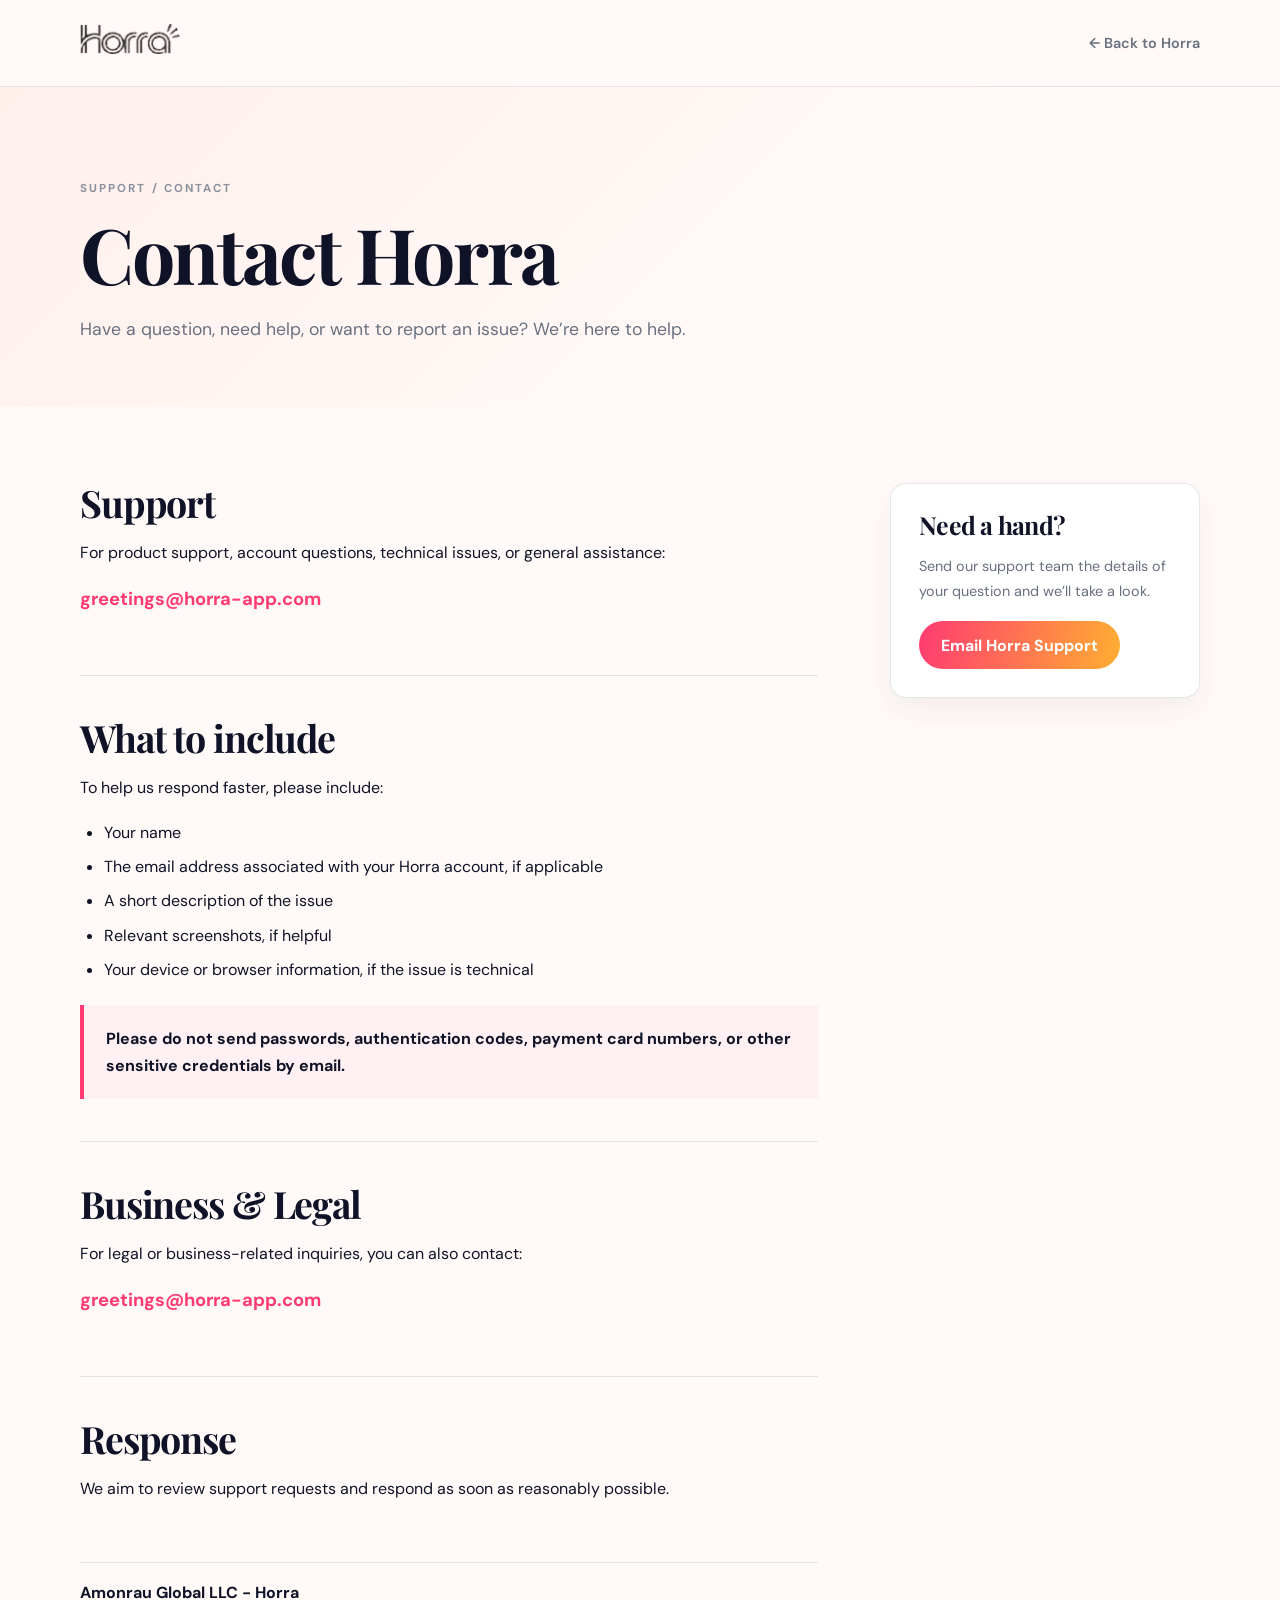
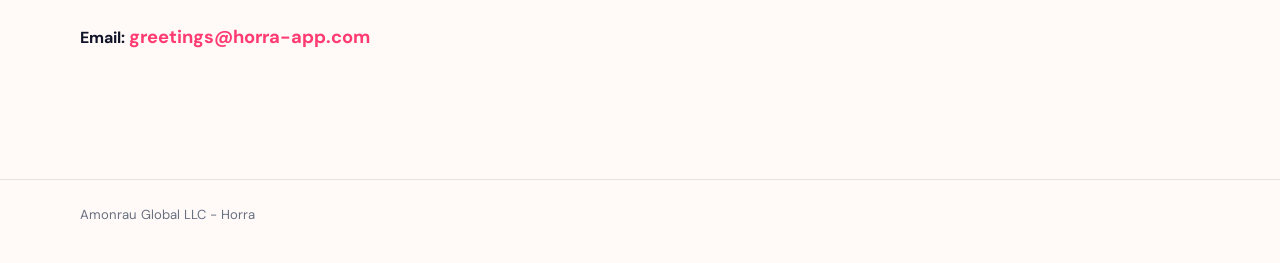
<file: app/contact.html>
<!doctype html>
<html lang="en">
<head>
  <meta charset="UTF-8">
  <meta name="viewport" content="width=device-width, initial-scale=1">
  <meta name="description" content="Contact Horra support for product help, account questions, and technical issues.">
  <title>Support / Contact | Horra</title>
  <link rel="preconnect" href="https://fonts.googleapis.com">
  <link rel="preconnect" href="https://fonts.gstatic.com" crossorigin>
  <link href="https://fonts.googleapis.com/css2?family=DM+Sans:wght@400;500;600;700&family=Playfair+Display:wght@600;700;800&display=swap" rel="stylesheet">
  <style>
    :root { --ink: #101327; --muted: #697080; --paper: #fffaf8; --peach: #fff0ec; --pink: #ff3b72; --orange: #ffae31; --line: rgba(16, 19, 39, .1); --serif: "Playfair Display", Georgia, serif; --sans: "DM Sans", Arial, sans-serif; }
    * { box-sizing: border-box; }
    body { margin: 0; color: var(--ink); background: var(--paper); font-family: var(--sans); line-height: 1.7; }
    a { color: inherit; text-decoration: none; }
    .container { width: min(1120px, calc(100% - 48px)); margin: 0 auto; }
    .topbar { padding: 24px 0; border-bottom: 1px solid var(--line); background: rgba(255, 250, 248, .92); }
    .nav { display: flex; align-items: center; justify-content: space-between; gap: 24px; }
    .logo { width: 100px; }
    .back-link { color: var(--muted); font-size: .9rem; font-weight: 600; }
    .back-link:hover, .email:hover { color: var(--pink); }
    .contact-hero { padding: 92px 0 62px; background: linear-gradient(135deg, var(--peach), #fffaf8 70%); }
    .eyebrow { margin: 0 0 14px; color: #8c909c; font-size: .72rem; font-weight: 700; letter-spacing: .18em; text-transform: uppercase; }
    h1, h2 { font-family: var(--serif); letter-spacing: -.03em; line-height: 1.05; }
    h1 { max-width: 760px; margin: 0 0 22px; font-size: clamp(2.8rem, 6vw, 5.4rem); }
    h2 { margin: 0 0 16px; font-size: clamp(1.7rem, 3vw, 2.35rem); }
    .intro { max-width: 650px; margin: 0; color: var(--muted); font-size: 1.1rem; }
    .contact-layout { display: grid; grid-template-columns: minmax(0, 1fr) 310px; gap: 72px; padding: 76px 0 110px; }
    .contact-section { padding: 0 0 42px; border-bottom: 1px solid var(--line); }
    .contact-section + .contact-section { padding-top: 42px; }
    .contact-section p { margin: 0 0 18px; }
    .contact-section ul { margin: 0 0 22px; padding-left: 24px; }
    .contact-section li { margin: 7px 0; }
    .email { color: var(--pink); font-size: 1.15rem; font-weight: 700; }
    .support-card { align-self: start; padding: 28px; border: 1px solid var(--line); border-radius: 16px; background: #fff; box-shadow: 0 12px 28px rgba(45, 24, 41, .06); }
    .support-card h2 { font-size: 1.55rem; }
    .support-card p { margin: 0 0 18px; color: var(--muted); font-size: .9rem; }
    .support-card .button { display: inline-flex; min-height: 48px; align-items: center; justify-content: center; border-radius: 999px; padding: 0 22px; color: #fff; background: linear-gradient(100deg, var(--pink), var(--orange)); font-weight: 700; }
    .warning { padding: 20px 22px; border-left: 4px solid var(--pink); background: #fff0f3; }
    .warning p { margin: 0; }
    footer { padding: 24px 0 36px; border-top: 1px solid var(--line); color: var(--muted); font-size: .82rem; }
    @media (max-width: 760px) {
      .container { width: min(100% - 32px, 600px); }
      .contact-hero { padding: 62px 0 44px; }
      .contact-layout { display: block; padding: 48px 0 70px; }
      .support-card { margin-top: 48px; }
    }
  </style>
</head>
<body>
  <header class="topbar">
    <div class="container nav">
      <a href="index.html" aria-label="Horra home"><img class="logo" src="assets/horra-wordmark-dark.png" alt="Horra"></a>
      <a class="back-link" href="index.html">← Back to Horra</a>
    </div>
  </header>

  <main>
    <section class="contact-hero">
      <div class="container">
        <p class="eyebrow">Support / Contact</p>
        <h1>Contact Horra</h1>
        <p class="intro">Have a question, need help, or want to report an issue? We&rsquo;re here to help.</p>
      </div>
    </section>

    <div class="container contact-layout">
      <div>
        <section class="contact-section" aria-labelledby="support-title">
          <h2 id="support-title">Support</h2>
          <p>For product support, account questions, technical issues, or general assistance:</p>
          <p><a class="email" href="mailto:greetings@horra-app.com">greetings@horra-app.com</a></p>
        </section>

        <section class="contact-section" aria-labelledby="include-title">
          <h2 id="include-title">What to include</h2>
          <p>To help us respond faster, please include:</p>
          <ul><li>Your name</li><li>The email address associated with your Horra account, if applicable</li><li>A short description of the issue</li><li>Relevant screenshots, if helpful</li><li>Your device or browser information, if the issue is technical</li></ul>
          <div class="warning"><p><strong>Please do not send passwords, authentication codes, payment card numbers, or other sensitive credentials by email.</strong></p></div>
        </section>

        <section class="contact-section" aria-labelledby="business-title">
          <h2 id="business-title">Business &amp; Legal</h2>
          <p>For legal or business-related inquiries, you can also contact:</p>
          <p><a class="email" href="mailto:greetings@horra-app.com">greetings@horra-app.com</a></p>
        </section>

        <section class="contact-section" aria-labelledby="response-title">
          <h2 id="response-title">Response</h2>
          <p>We aim to review support requests and respond as soon as reasonably possible.</p>
        </section>

        <p><strong>Amonrau Global LLC - Horra</strong></p>
        <p><strong>Email:</strong> <a class="email" href="mailto:greetings@horra-app.com">greetings@horra-app.com</a></p>
      </div>

      <aside class="support-card">
        <h2>Need a hand?</h2>
        <p>Send our support team the details of your question and we&rsquo;ll take a look.</p>
        <a class="button" href="mailto:greetings@horra-app.com">Email Horra Support</a>
      </aside>
    </div>
  </main>

  <footer><div class="container">Amonrau Global LLC - Horra</div></footer>
</body>
</html>
</file>
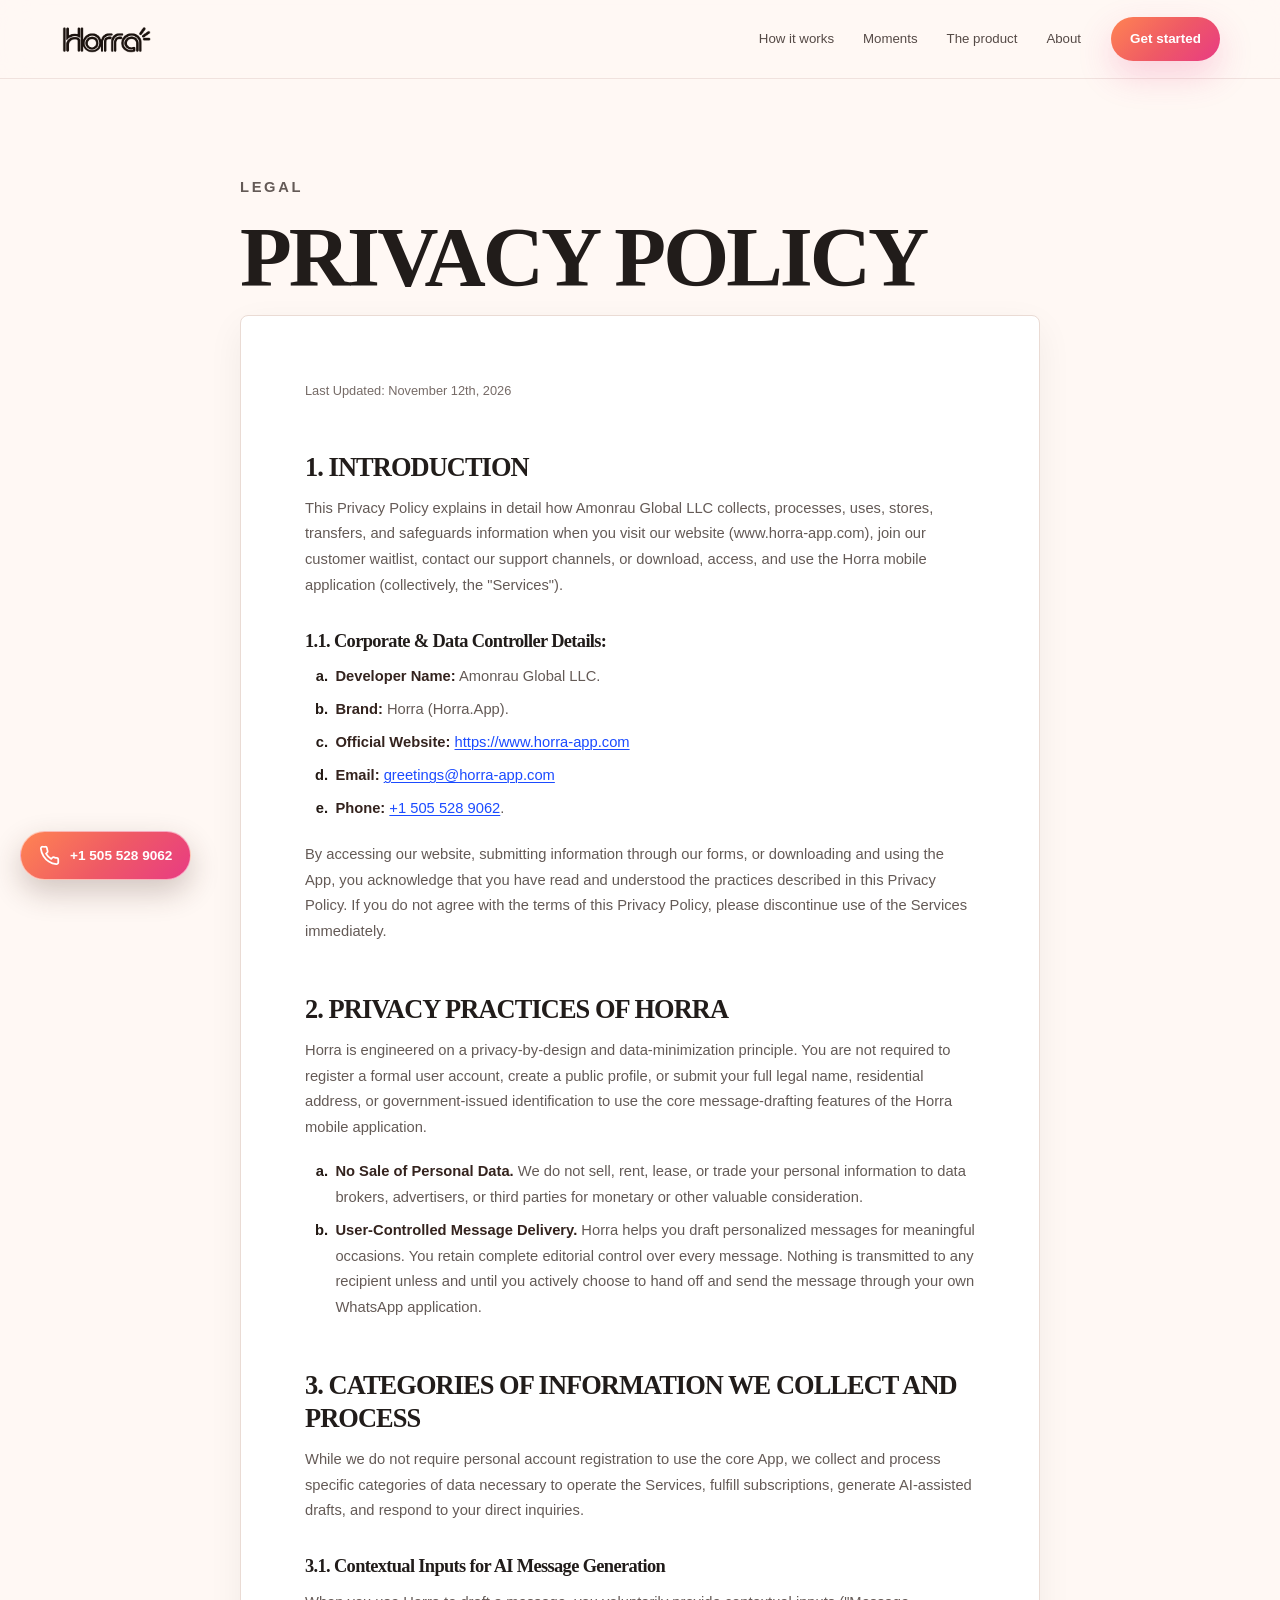
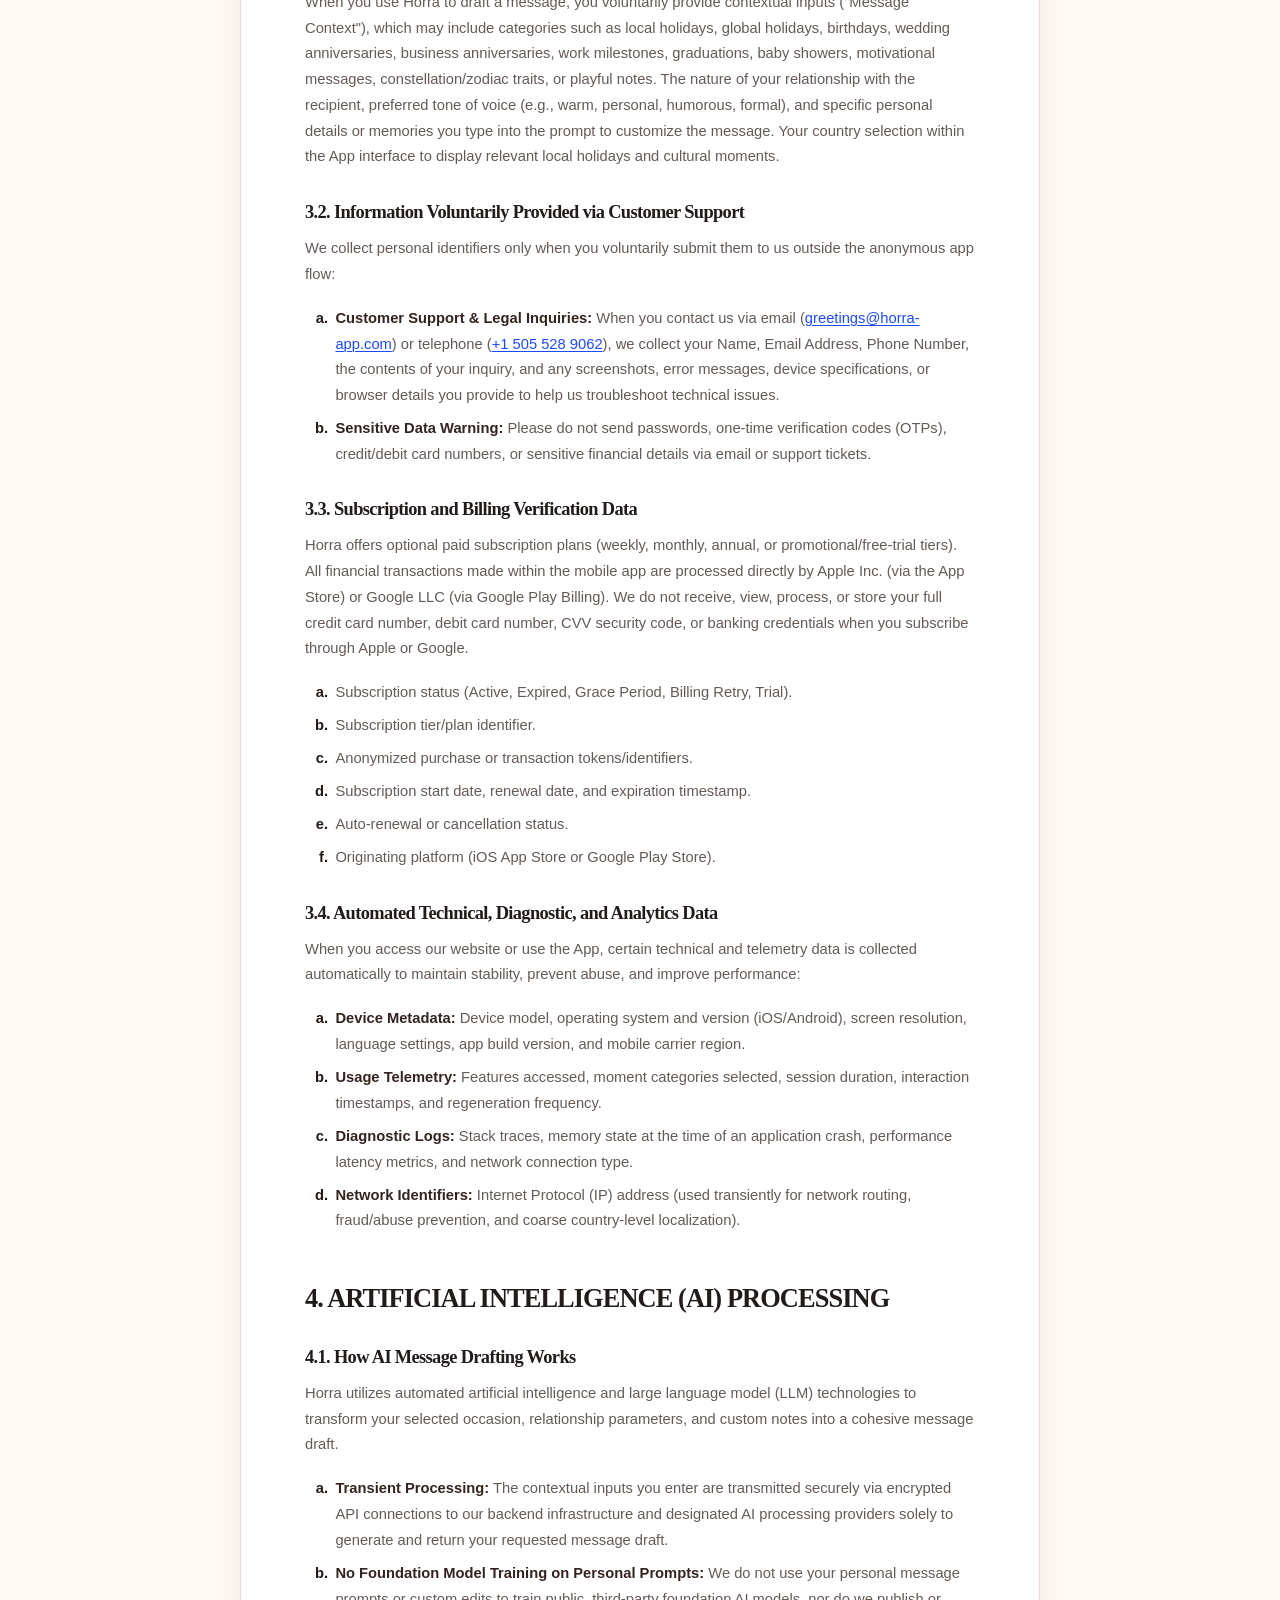
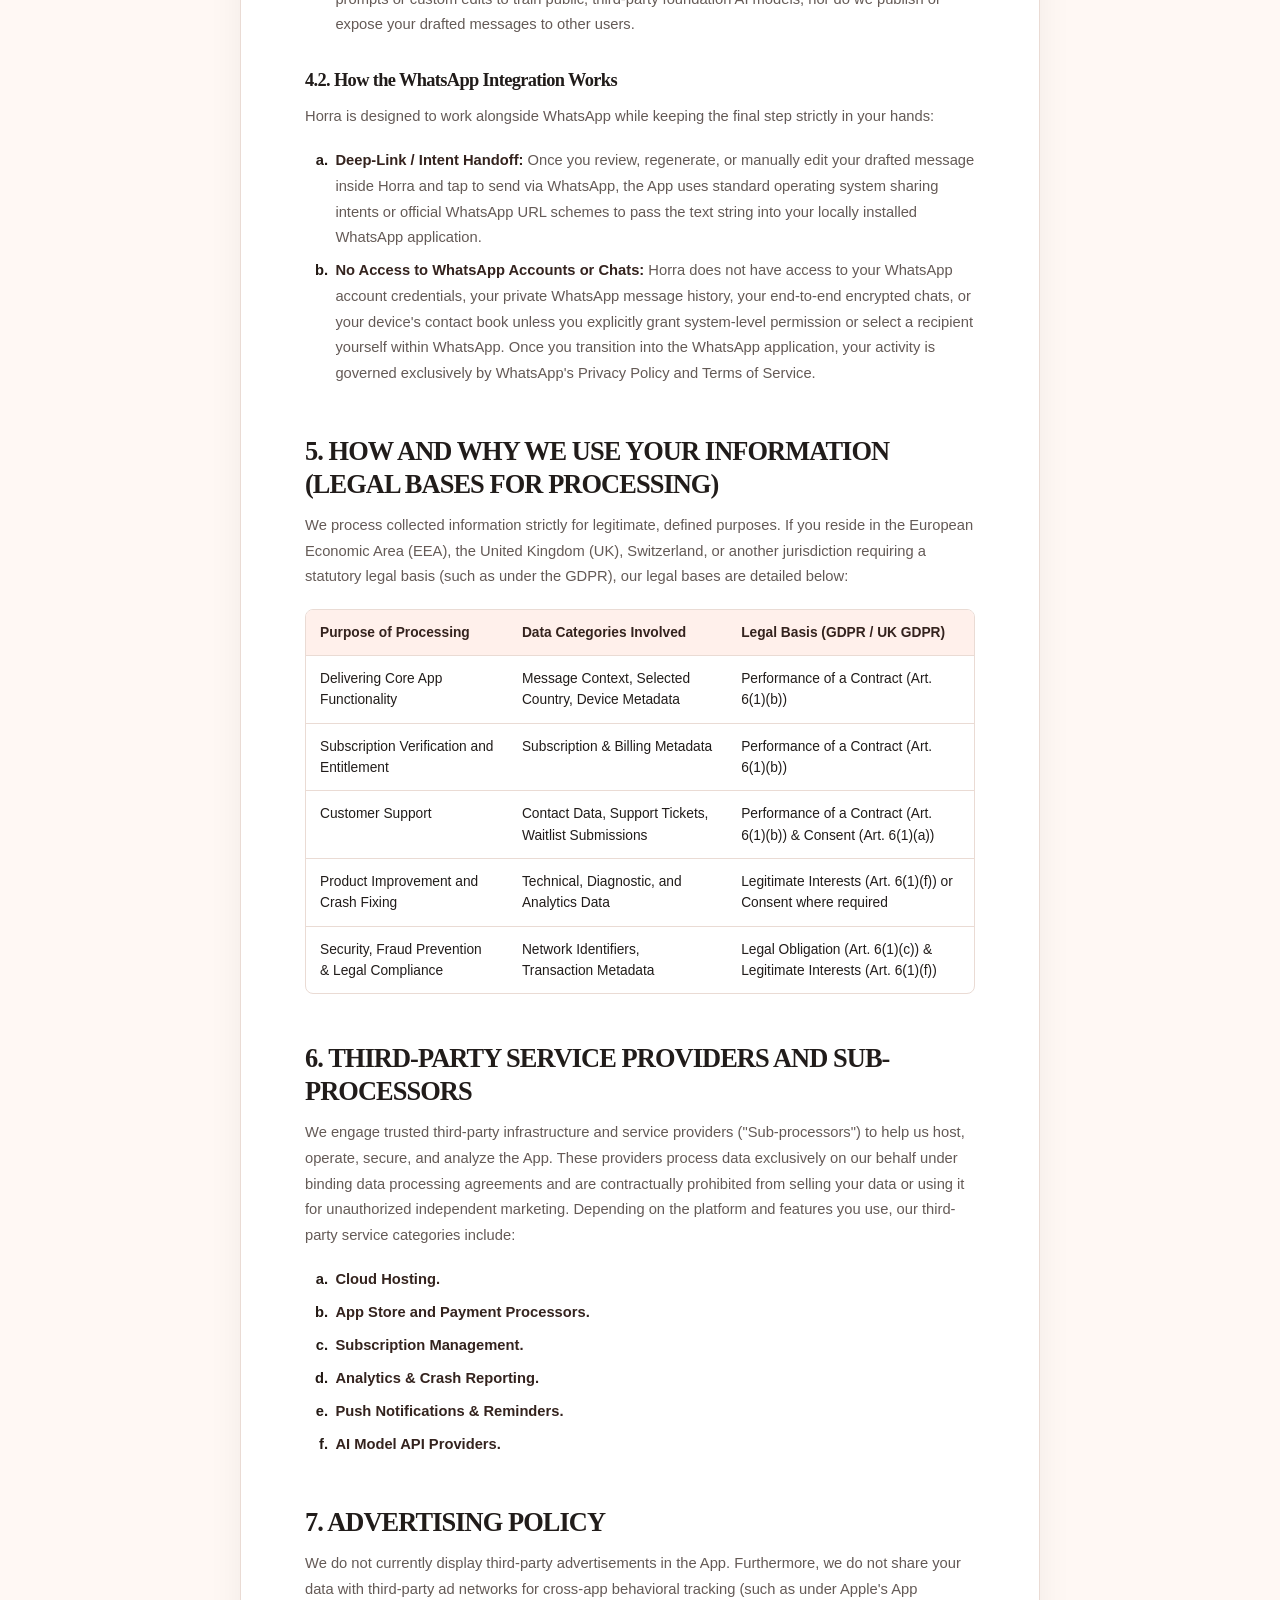
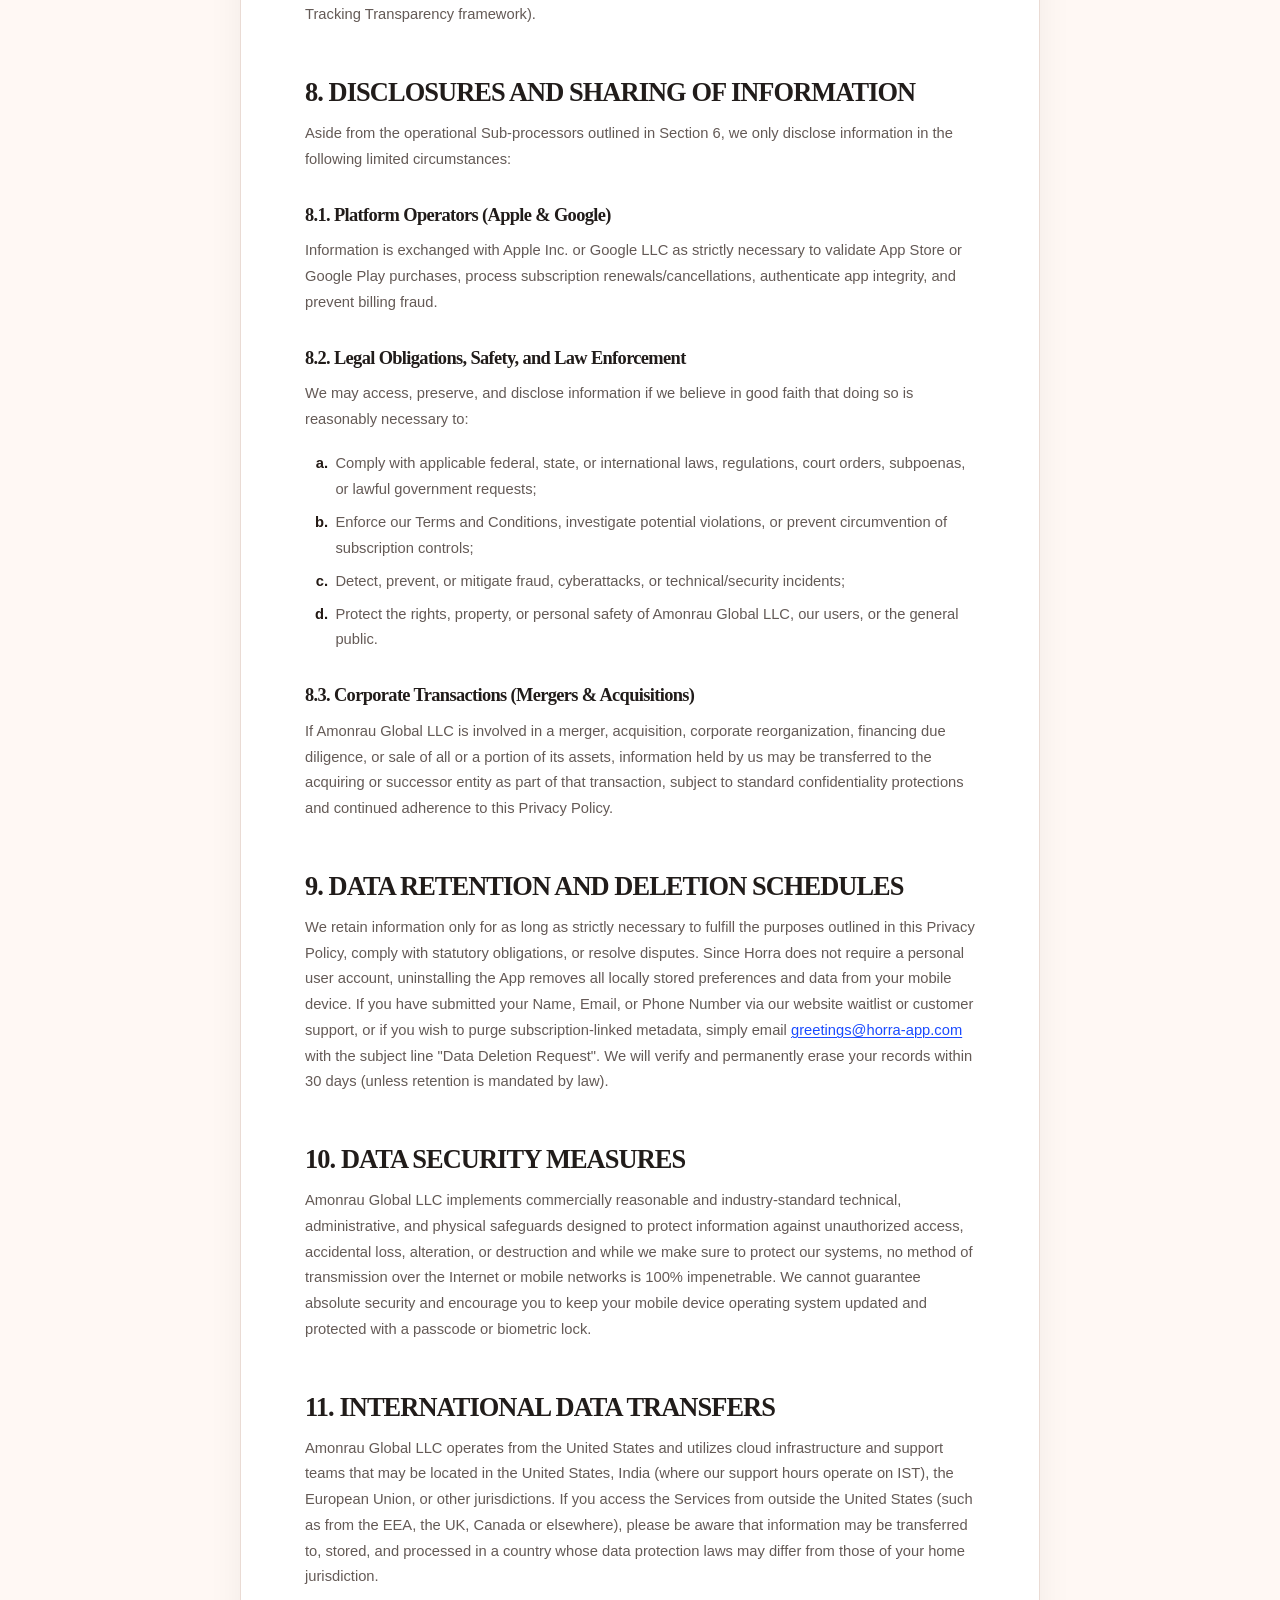
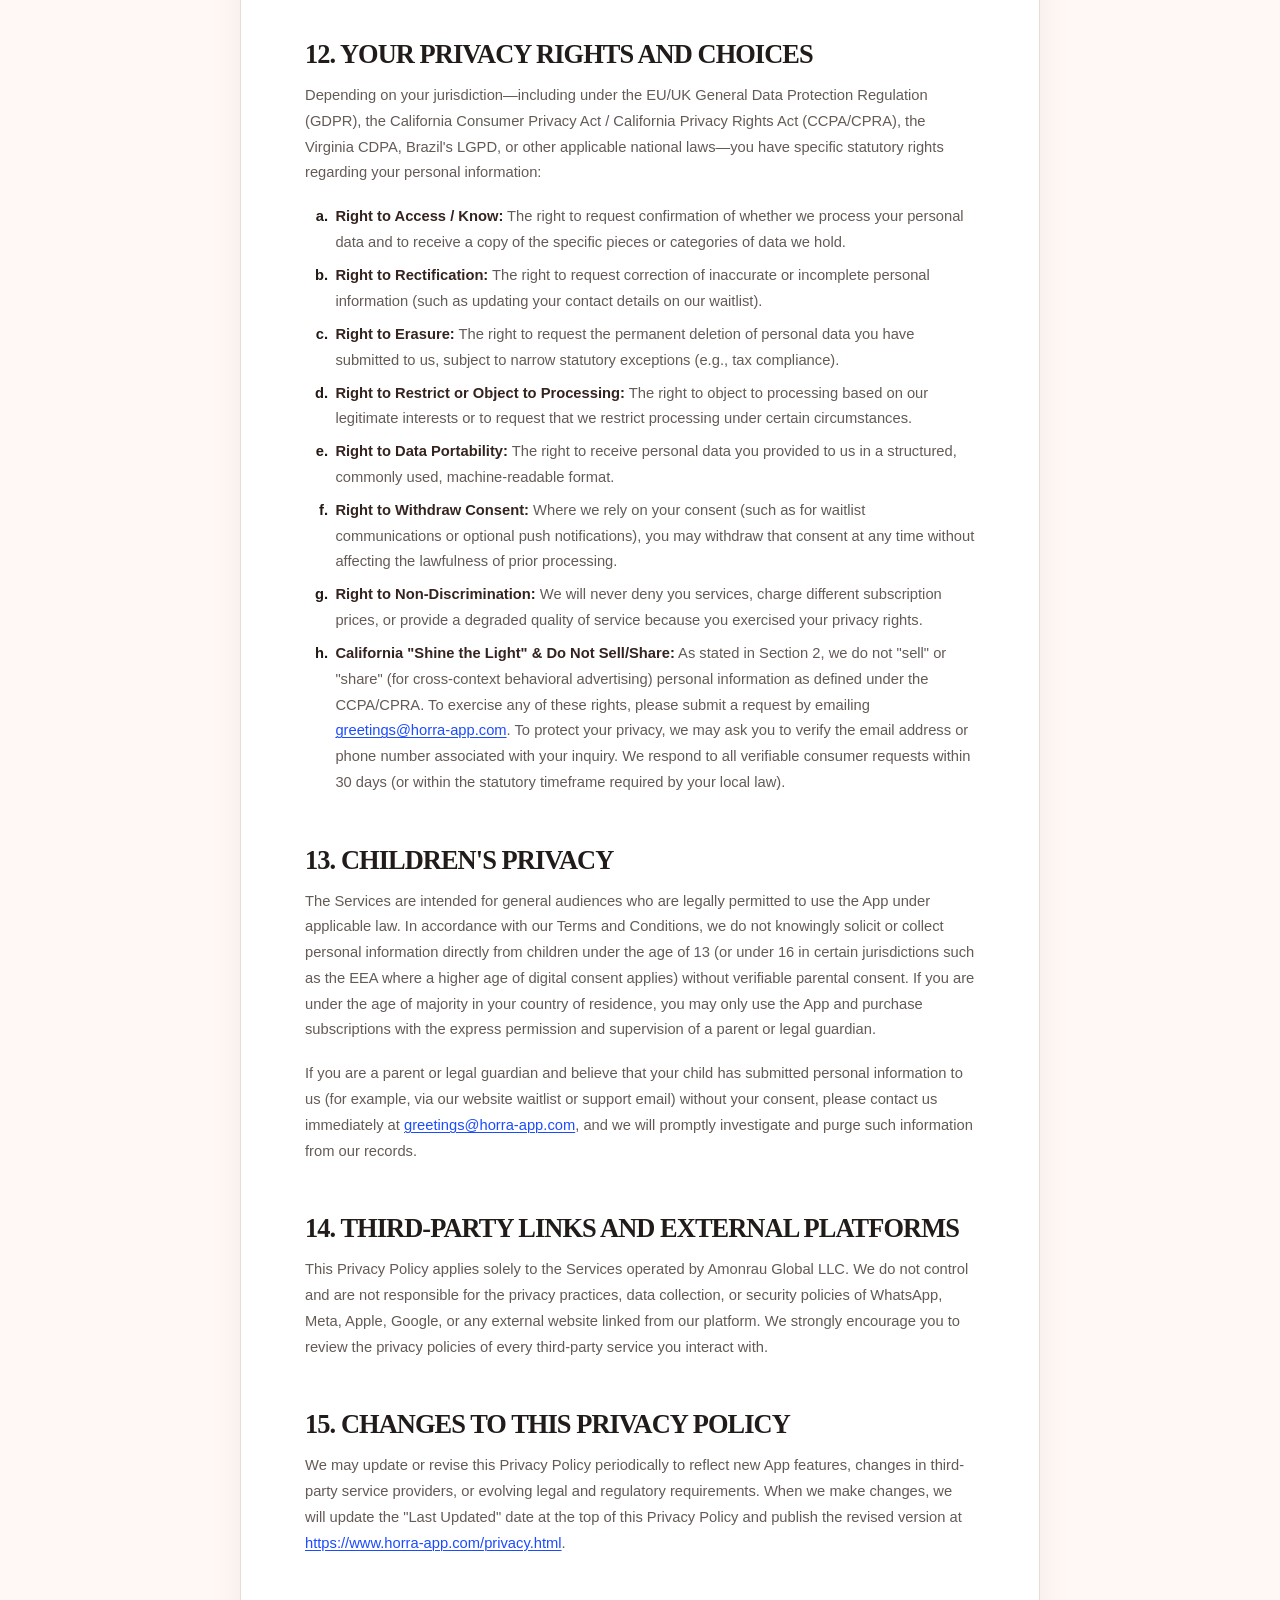
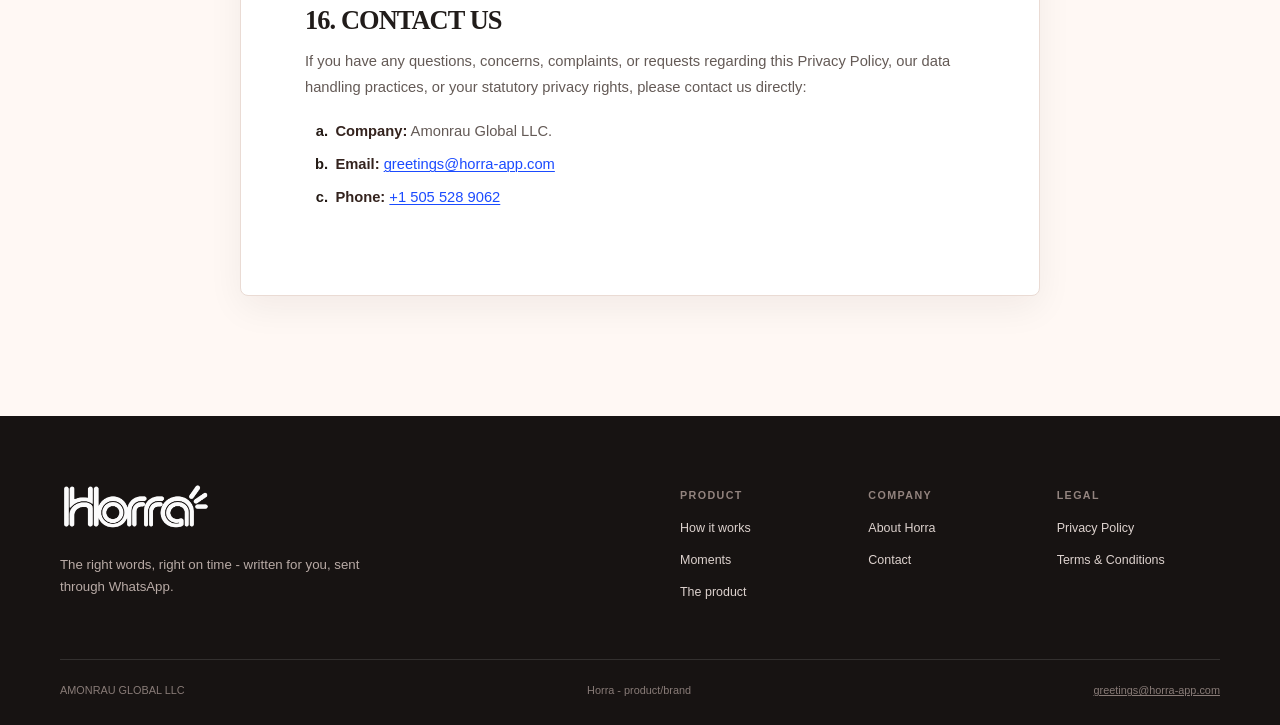
<file: app/privacy.html>
<!doctype html>
<html lang="en">
<head>
<meta charset="utf-8">
<meta name="viewport" content="width=device-width,initial-scale=1">
<meta http-equiv="refresh" content="0; url=../privacy.html">
<link rel="canonical" href="https://horraapp.com/privacy.html">
<title>Horra Privacy Policy</title>
</head>
<body>
<p>The Privacy Policy is available on our <a href="../privacy.html">Privacy Policy webpage</a>.</p>
</body>
</html>
</file>
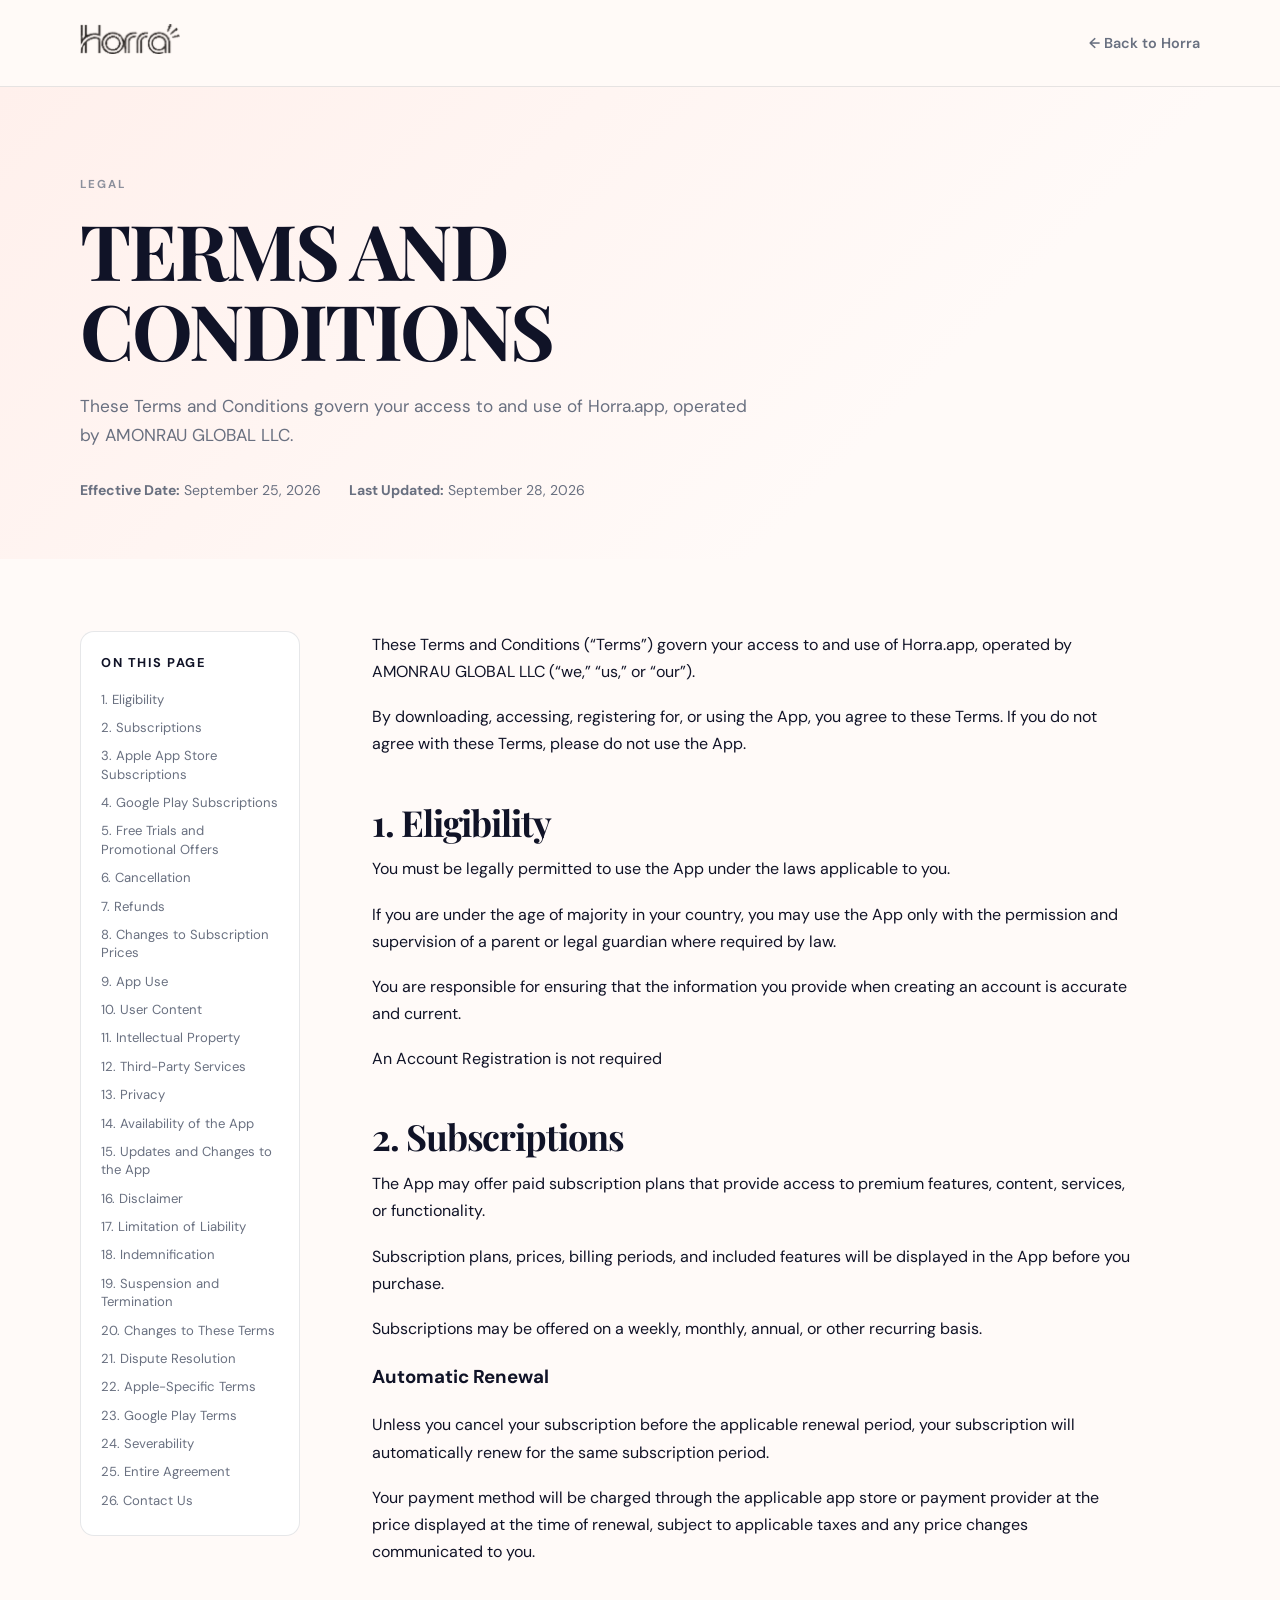
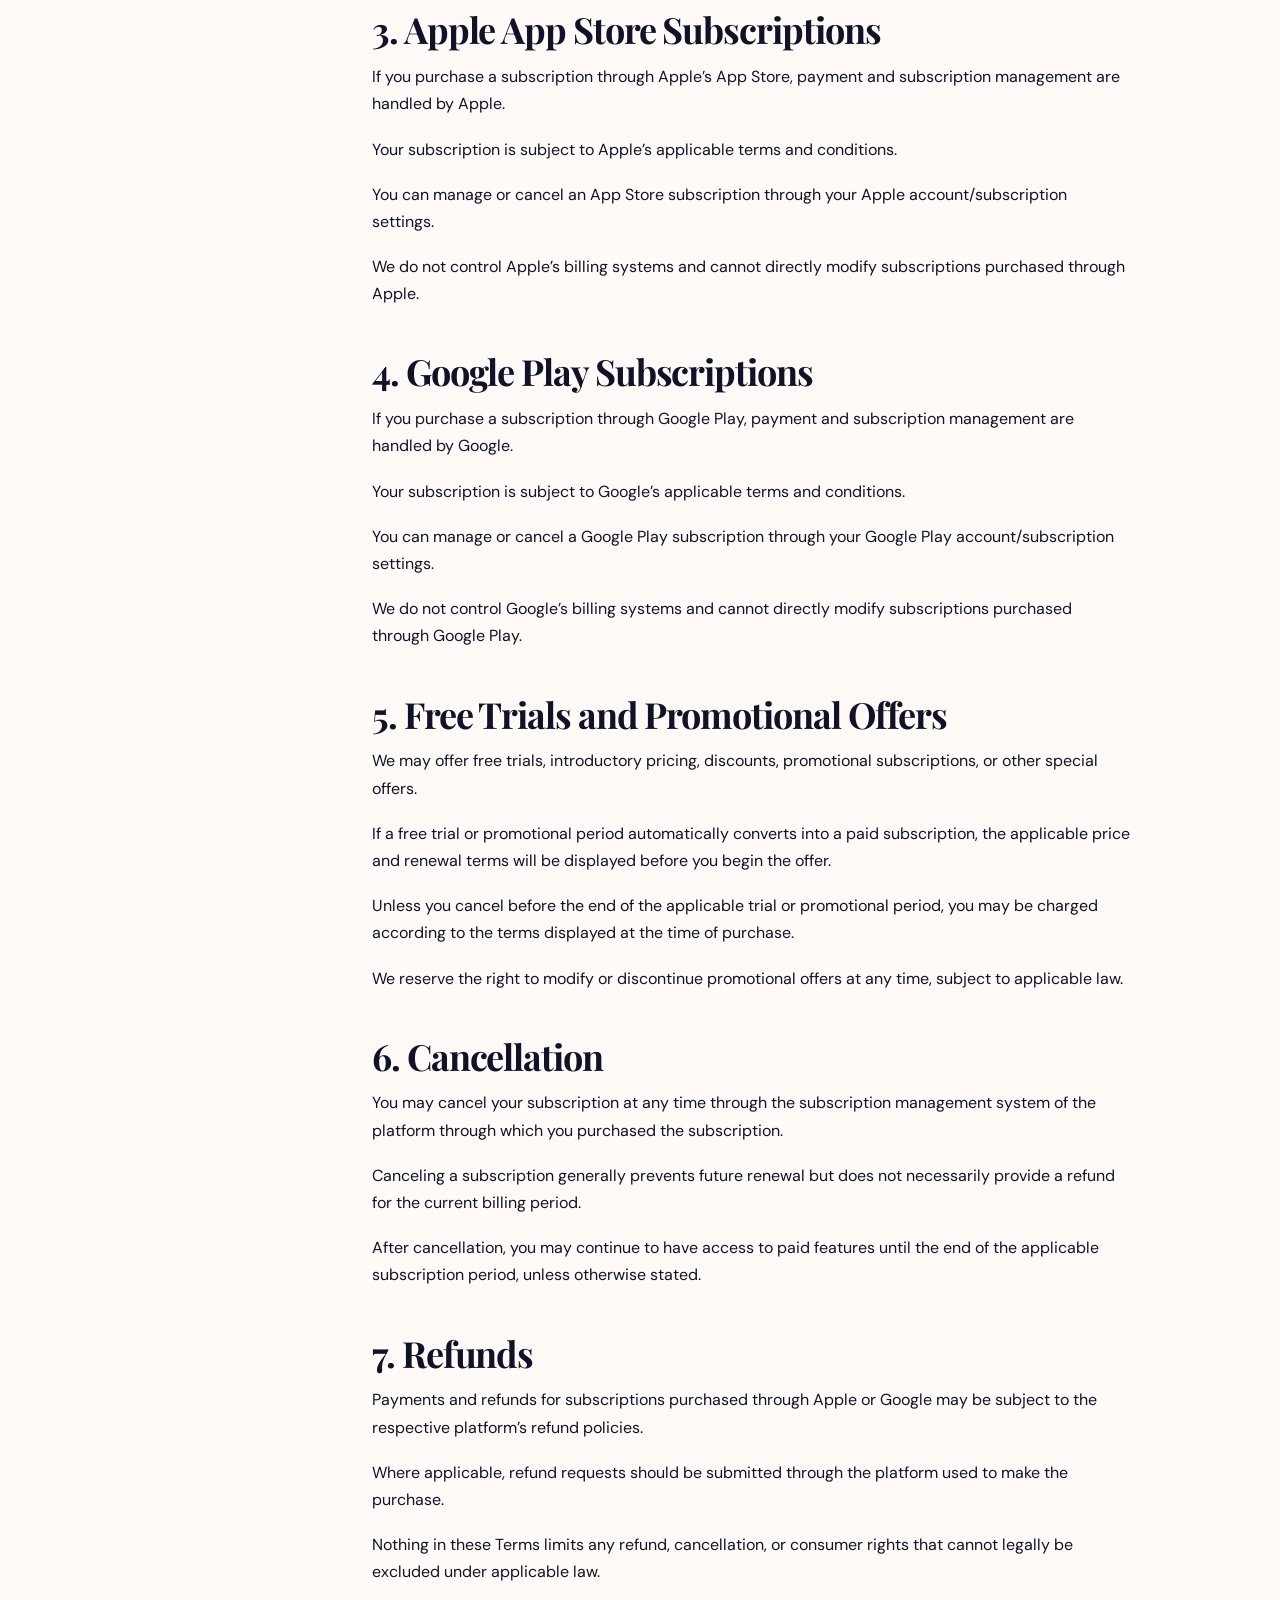
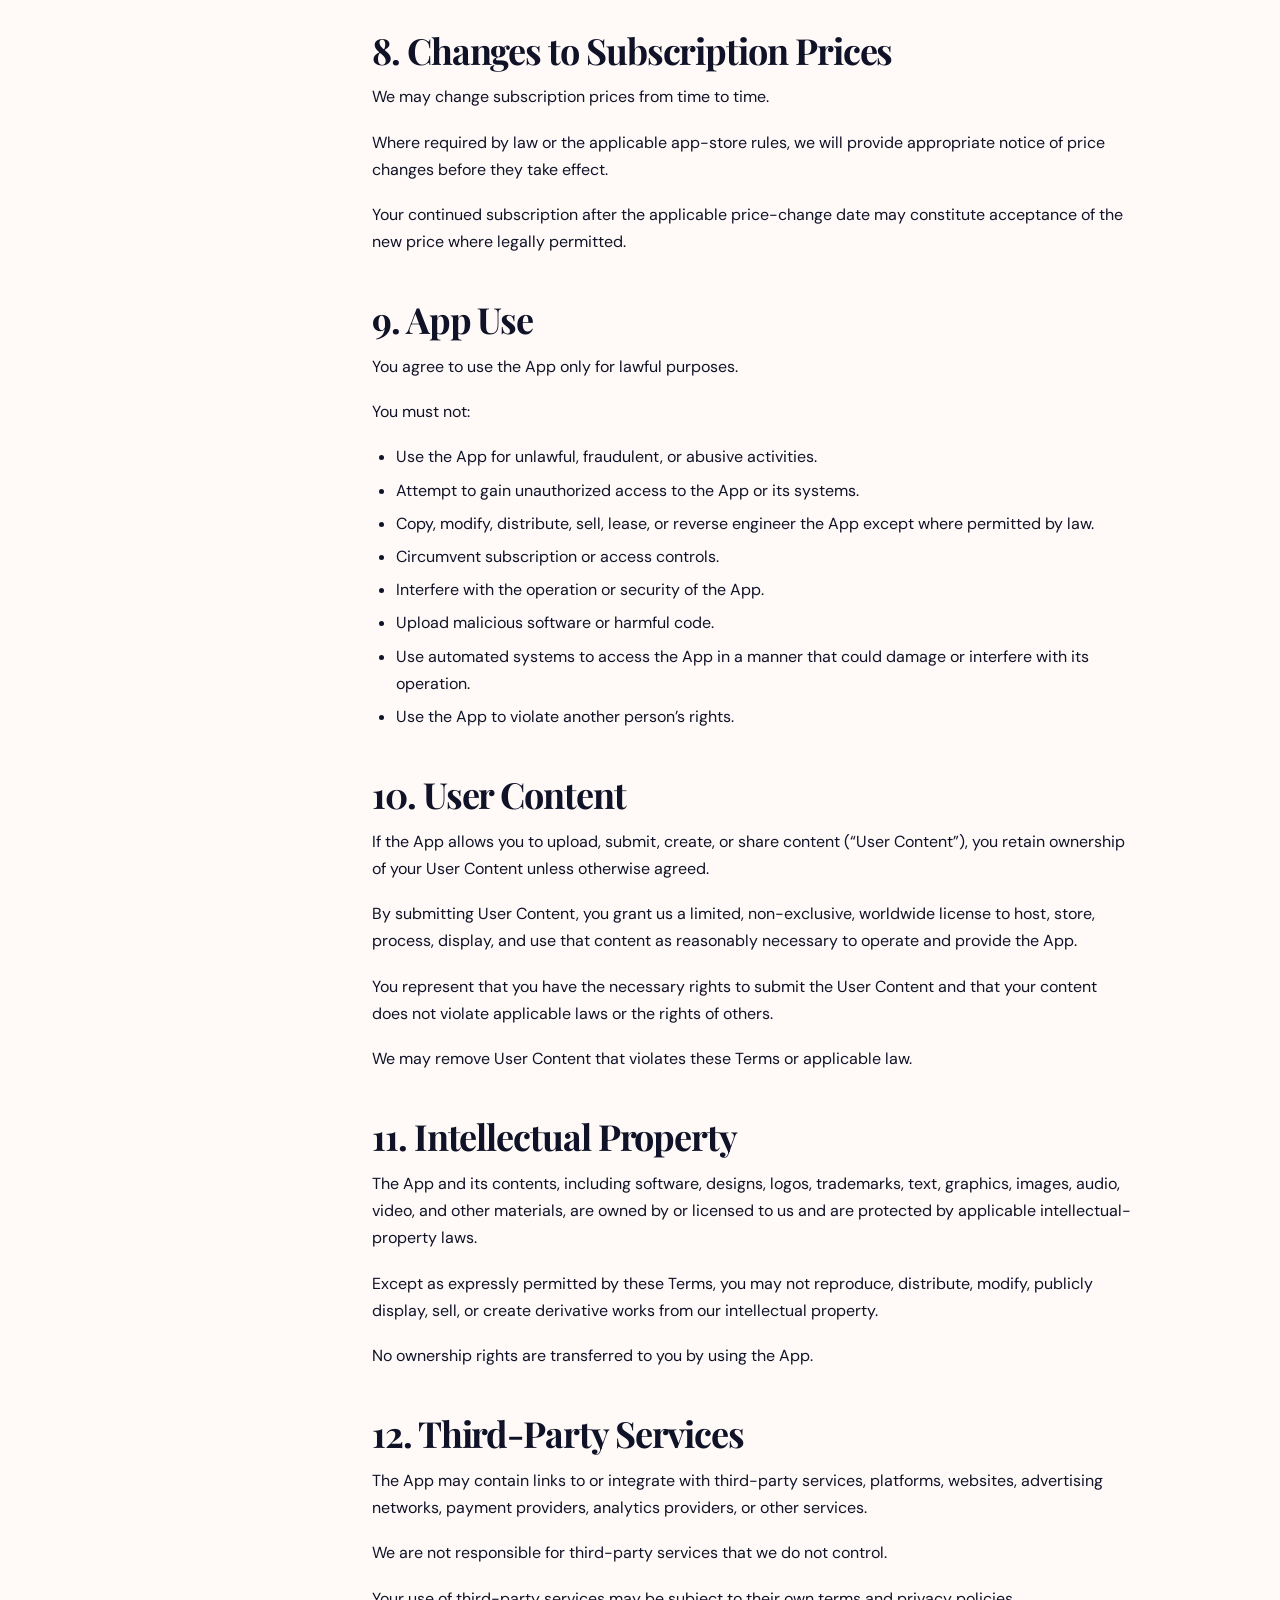
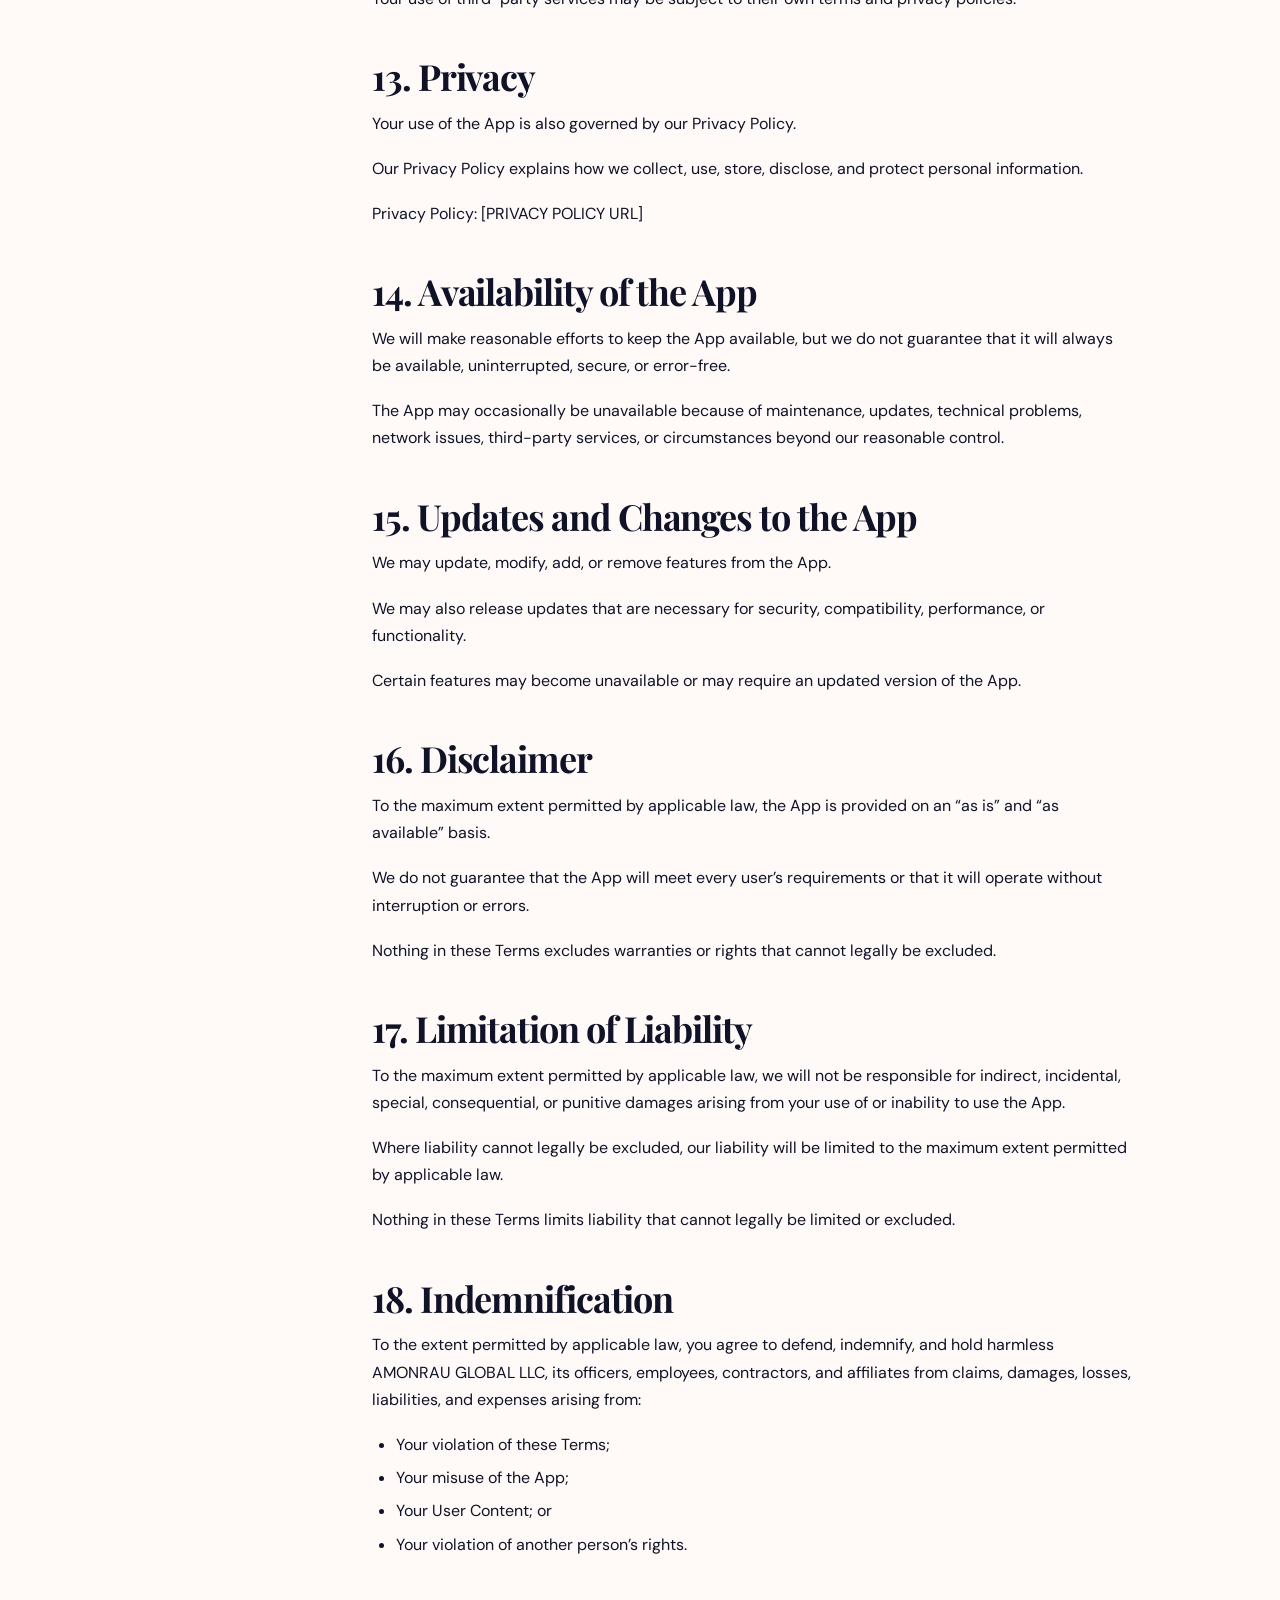
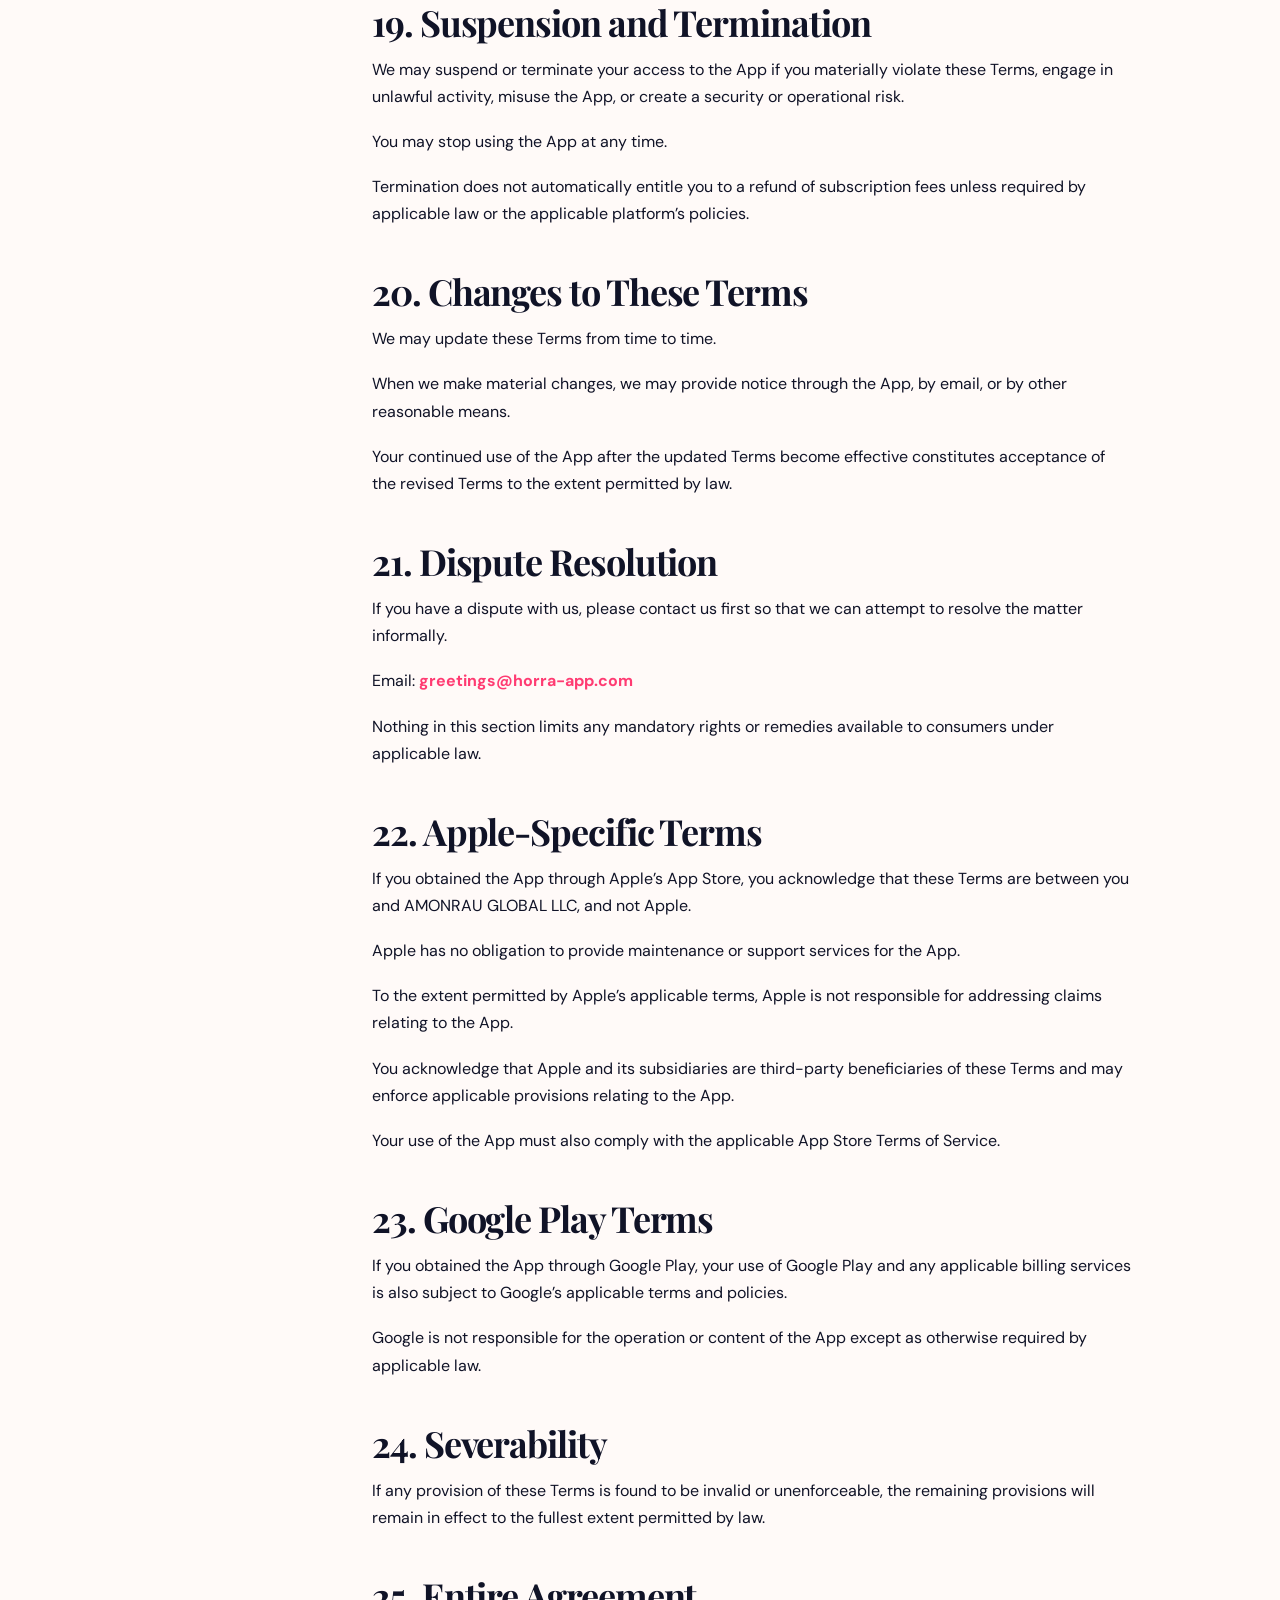
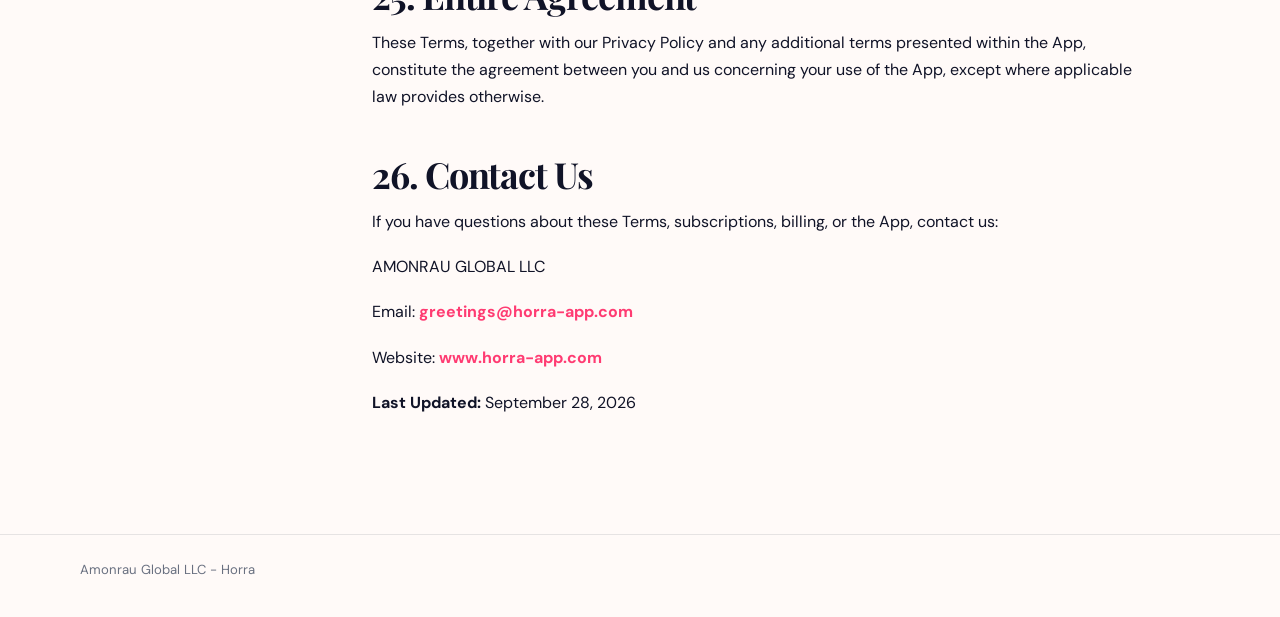
<file: app/terms.html>
<!doctype html>
<html lang="en">
<head>
  <meta charset="UTF-8">
  <meta name="viewport" content="width=device-width, initial-scale=1">
  <meta name="description" content="Terms and Conditions for Horra.app, operated by AMONRAU GLOBAL LLC.">
  <title>Terms and Conditions | Horra</title>
  <link rel="preconnect" href="https://fonts.googleapis.com">
  <link rel="preconnect" href="https://fonts.gstatic.com" crossorigin>
  <link href="https://fonts.googleapis.com/css2?family=DM+Sans:wght@400;500;600;700&family=Playfair+Display:wght@600;700;800&display=swap" rel="stylesheet">
  <style>
    :root { --ink: #101327; --muted: #697080; --paper: #fffaf8; --peach: #fff0ec; --pink: #ff3b72; --orange: #ffae31; --line: rgba(16, 19, 39, .1); --serif: "Playfair Display", Georgia, serif; --sans: "DM Sans", Arial, sans-serif; }
    * { box-sizing: border-box; }
    html { scroll-behavior: smooth; }
    body { margin: 0; color: var(--ink); background: var(--paper); font-family: var(--sans); line-height: 1.7; }
    a { color: inherit; text-decoration: none; }
    .container { width: min(1120px, calc(100% - 48px)); margin: 0 auto; }
    .topbar { padding: 24px 0; border-bottom: 1px solid var(--line); background: rgba(255, 250, 248, .92); }
    .nav { display: flex; align-items: center; justify-content: space-between; gap: 24px; }
    .logo { width: 100px; }
    .back-link { display: inline-flex; align-items: center; gap: 8px; color: var(--muted); font-size: .9rem; font-weight: 600; }
    .back-link:hover, .contents a:hover, .contact:hover { color: var(--pink); }
    .policy-hero { padding: 88px 0 56px; background: linear-gradient(135deg, var(--peach), #fffaf8 70%); }
    .eyebrow { margin: 0 0 14px; color: #8c909c; font-size: .72rem; font-weight: 700; letter-spacing: .18em; text-transform: uppercase; }
    h1, h2 { font-family: var(--serif); letter-spacing: -.03em; line-height: 1.05; }
    h1 { max-width: 760px; margin: 0 0 22px; font-size: clamp(2.8rem, 6vw, 5.4rem); }
    .hero-copy { max-width: 690px; margin: 0; color: var(--muted); font-size: 1.08rem; }
    .dates { display: flex; flex-wrap: wrap; gap: 10px 28px; margin-top: 28px; color: var(--muted); font-size: .88rem; }
    .policy-layout { display: grid; grid-template-columns: 220px minmax(0, 760px); gap: 72px; padding: 72px 0 100px; }
    .contents { position: sticky; top: 24px; align-self: start; padding: 20px; border: 1px solid var(--line); border-radius: 14px; background: #fff; }
    .contents strong { display: block; margin-bottom: 12px; font-size: .8rem; text-transform: uppercase; letter-spacing: .12em; }
    .contents a { display: block; padding: 5px 0; color: var(--muted); font-size: .82rem; line-height: 1.4; }
    article { min-width: 0; }
    article > p:first-child { margin-top: 0; }
    h2 { margin: 46px 0 14px; font-size: clamp(1.65rem, 3vw, 2.25rem); }
    p { margin: 0 0 18px; }
    ul { margin: 0 0 22px; padding-left: 24px; }
    li { margin: 6px 0; }
    .contact { color: var(--pink); font-weight: 700; }
    footer { padding: 24px 0 36px; border-top: 1px solid var(--line); color: var(--muted); font-size: .82rem; }
    @media (max-width: 760px) {
      .container { width: min(100% - 32px, 600px); }
      .policy-hero { padding: 62px 0 42px; }
      .policy-layout { display: block; padding: 44px 0 68px; }
      .contents { position: static; margin-bottom: 48px; }
    }
  </style>
</head>
<body>
  <header class="topbar">
    <div class="container nav">
      <a href="index.html" aria-label="Horra home"><img class="logo" src="assets/horra-wordmark-dark.png" alt="Horra"></a>
      <a class="back-link" href="index.html">← Back to Horra</a>
    </div>
  </header>

  <main>
    <section class="policy-hero">
      <div class="container">
        <p class="eyebrow">Legal</p>
        <h1>TERMS AND CONDITIONS</h1>
        <p class="hero-copy">These Terms and Conditions govern your access to and use of Horra.app, operated by AMONRAU GLOBAL LLC.</p>
        <div class="dates"><span><strong>Effective Date:</strong> September 25, 2026</span><span><strong>Last Updated:</strong> September 28, 2026</span></div>
      </div>
    </section>

    <div class="container policy-layout">
      <nav class="contents" aria-label="Terms and Conditions sections">
        <strong>On this page</strong>
        <a href="#eligibility">1. Eligibility</a><a href="#subscriptions">2. Subscriptions</a><a href="#apple-subscriptions">3. Apple App Store Subscriptions</a><a href="#google-subscriptions">4. Google Play Subscriptions</a><a href="#promotions">5. Free Trials and Promotional Offers</a><a href="#cancellation">6. Cancellation</a><a href="#refunds">7. Refunds</a><a href="#price-changes">8. Changes to Subscription Prices</a><a href="#app-use">9. App Use</a><a href="#user-content">10. User Content</a><a href="#intellectual-property">11. Intellectual Property</a><a href="#third-party">12. Third-Party Services</a><a href="#privacy">13. Privacy</a><a href="#availability">14. Availability of the App</a><a href="#updates">15. Updates and Changes to the App</a><a href="#disclaimer">16. Disclaimer</a><a href="#liability">17. Limitation of Liability</a><a href="#indemnification">18. Indemnification</a><a href="#termination">19. Suspension and Termination</a><a href="#changes">20. Changes to These Terms</a><a href="#disputes">21. Dispute Resolution</a><a href="#apple-terms">22. Apple-Specific Terms</a><a href="#google-terms">23. Google Play Terms</a><a href="#severability">24. Severability</a><a href="#entire-agreement">25. Entire Agreement</a><a href="#contact">26. Contact Us</a>
      </nav>

      <article>
        <p>These Terms and Conditions (“Terms”) govern your access to and use of Horra.app, operated by AMONRAU GLOBAL LLC (“we,” “us,” or “our”).</p>
        <p>By downloading, accessing, registering for, or using the App, you agree to these Terms. If you do not agree with these Terms, please do not use the App.</p>

        <h2 id="eligibility">1. Eligibility</h2>
        <p>You must be legally permitted to use the App under the laws applicable to you.</p>
        <p>If you are under the age of majority in your country, you may use the App only with the permission and supervision of a parent or legal guardian where required by law.</p>
        <p>You are responsible for ensuring that the information you provide when creating an account is accurate and current.</p>
        <p>An Account Registration is not required</p>

        <h2 id="subscriptions">2. Subscriptions</h2>
        <p>The App may offer paid subscription plans that provide access to premium features, content, services, or functionality.</p>
        <p>Subscription plans, prices, billing periods, and included features will be displayed in the App before you purchase.</p>
        <p>Subscriptions may be offered on a weekly, monthly, annual, or other recurring basis.</p>
        <h3>Automatic Renewal</h3>
        <p>Unless you cancel your subscription before the applicable renewal period, your subscription will automatically renew for the same subscription period.</p>
        <p>Your payment method will be charged through the applicable app store or payment provider at the price displayed at the time of renewal, subject to applicable taxes and any price changes communicated to you.</p>

        <h2 id="apple-subscriptions">3. Apple App Store Subscriptions</h2>
        <p>If you purchase a subscription through Apple’s App Store, payment and subscription management are handled by Apple.</p>
        <p>Your subscription is subject to Apple’s applicable terms and conditions.</p>
        <p>You can manage or cancel an App Store subscription through your Apple account/subscription settings.</p>
        <p>We do not control Apple’s billing systems and cannot directly modify subscriptions purchased through Apple.</p>

        <h2 id="google-subscriptions">4. Google Play Subscriptions</h2>
        <p>If you purchase a subscription through Google Play, payment and subscription management are handled by Google.</p>
        <p>Your subscription is subject to Google’s applicable terms and conditions.</p>
        <p>You can manage or cancel a Google Play subscription through your Google Play account/subscription settings.</p>
        <p>We do not control Google’s billing systems and cannot directly modify subscriptions purchased through Google Play.</p>

        <h2 id="promotions">5. Free Trials and Promotional Offers</h2>
        <p>We may offer free trials, introductory pricing, discounts, promotional subscriptions, or other special offers.</p>
        <p>If a free trial or promotional period automatically converts into a paid subscription, the applicable price and renewal terms will be displayed before you begin the offer.</p>
        <p>Unless you cancel before the end of the applicable trial or promotional period, you may be charged according to the terms displayed at the time of purchase.</p>
        <p>We reserve the right to modify or discontinue promotional offers at any time, subject to applicable law.</p>

        <h2 id="cancellation">6. Cancellation</h2>
        <p>You may cancel your subscription at any time through the subscription management system of the platform through which you purchased the subscription.</p>
        <p>Canceling a subscription generally prevents future renewal but does not necessarily provide a refund for the current billing period.</p>
        <p>After cancellation, you may continue to have access to paid features until the end of the applicable subscription period, unless otherwise stated.</p>

        <h2 id="refunds">7. Refunds</h2>
        <p>Payments and refunds for subscriptions purchased through Apple or Google may be subject to the respective platform’s refund policies.</p>
        <p>Where applicable, refund requests should be submitted through the platform used to make the purchase.</p>
        <p>Nothing in these Terms limits any refund, cancellation, or consumer rights that cannot legally be excluded under applicable law.</p>

        <h2 id="price-changes">8. Changes to Subscription Prices</h2>
        <p>We may change subscription prices from time to time.</p>
        <p>Where required by law or the applicable app-store rules, we will provide appropriate notice of price changes before they take effect.</p>
        <p>Your continued subscription after the applicable price-change date may constitute acceptance of the new price where legally permitted.</p>

        <h2 id="app-use">9. App Use</h2>
        <p>You agree to use the App only for lawful purposes.</p>
        <p>You must not:</p>
        <ul><li>Use the App for unlawful, fraudulent, or abusive activities.</li><li>Attempt to gain unauthorized access to the App or its systems.</li><li>Copy, modify, distribute, sell, lease, or reverse engineer the App except where permitted by law.</li><li>Circumvent subscription or access controls.</li><li>Interfere with the operation or security of the App.</li><li>Upload malicious software or harmful code.</li><li>Use automated systems to access the App in a manner that could damage or interfere with its operation.</li><li>Use the App to violate another person’s rights.</li></ul>

        <h2 id="user-content">10. User Content</h2>
        <p>If the App allows you to upload, submit, create, or share content (“User Content”), you retain ownership of your User Content unless otherwise agreed.</p>
        <p>By submitting User Content, you grant us a limited, non-exclusive, worldwide license to host, store, process, display, and use that content as reasonably necessary to operate and provide the App.</p>
        <p>You represent that you have the necessary rights to submit the User Content and that your content does not violate applicable laws or the rights of others.</p>
        <p>We may remove User Content that violates these Terms or applicable law.</p>

        <h2 id="intellectual-property">11. Intellectual Property</h2>
        <p>The App and its contents, including software, designs, logos, trademarks, text, graphics, images, audio, video, and other materials, are owned by or licensed to us and are protected by applicable intellectual-property laws.</p>
        <p>Except as expressly permitted by these Terms, you may not reproduce, distribute, modify, publicly display, sell, or create derivative works from our intellectual property.</p>
        <p>No ownership rights are transferred to you by using the App.</p>

        <h2 id="third-party">12. Third-Party Services</h2>
        <p>The App may contain links to or integrate with third-party services, platforms, websites, advertising networks, payment providers, analytics providers, or other services.</p>
        <p>We are not responsible for third-party services that we do not control.</p>
        <p>Your use of third-party services may be subject to their own terms and privacy policies.</p>

        <h2 id="privacy">13. Privacy</h2>
        <p>Your use of the App is also governed by our Privacy Policy.</p>
        <p>Our Privacy Policy explains how we collect, use, store, disclose, and protect personal information.</p>
        <p>Privacy Policy: [PRIVACY POLICY URL]</p>

        <h2 id="availability">14. Availability of the App</h2>
        <p>We will make reasonable efforts to keep the App available, but we do not guarantee that it will always be available, uninterrupted, secure, or error-free.</p>
        <p>The App may occasionally be unavailable because of maintenance, updates, technical problems, network issues, third-party services, or circumstances beyond our reasonable control.</p>

        <h2 id="updates">15. Updates and Changes to the App</h2>
        <p>We may update, modify, add, or remove features from the App.</p>
        <p>We may also release updates that are necessary for security, compatibility, performance, or functionality.</p>
        <p>Certain features may become unavailable or may require an updated version of the App.</p>

        <h2 id="disclaimer">16. Disclaimer</h2>
        <p>To the maximum extent permitted by applicable law, the App is provided on an “as is” and “as available” basis.</p>
        <p>We do not guarantee that the App will meet every user’s requirements or that it will operate without interruption or errors.</p>
        <p>Nothing in these Terms excludes warranties or rights that cannot legally be excluded.</p>

        <h2 id="liability">17. Limitation of Liability</h2>
        <p>To the maximum extent permitted by applicable law, we will not be responsible for indirect, incidental, special, consequential, or punitive damages arising from your use of or inability to use the App.</p>
        <p>Where liability cannot legally be excluded, our liability will be limited to the maximum extent permitted by applicable law.</p>
        <p>Nothing in these Terms limits liability that cannot legally be limited or excluded.</p>

        <h2 id="indemnification">18. Indemnification</h2>
        <p>To the extent permitted by applicable law, you agree to defend, indemnify, and hold harmless AMONRAU GLOBAL LLC, its officers, employees, contractors, and affiliates from claims, damages, losses, liabilities, and expenses arising from:</p>
        <ul><li>Your violation of these Terms;</li><li>Your misuse of the App;</li><li>Your User Content; or</li><li>Your violation of another person’s rights.</li></ul>

        <h2 id="termination">19. Suspension and Termination</h2>
        <p>We may suspend or terminate your access to the App if you materially violate these Terms, engage in unlawful activity, misuse the App, or create a security or operational risk.</p>
        <p>You may stop using the App at any time.</p>
        <p>Termination does not automatically entitle you to a refund of subscription fees unless required by applicable law or the applicable platform’s policies.</p>

        <h2 id="changes">20. Changes to These Terms</h2>
        <p>We may update these Terms from time to time.</p>
        <p>When we make material changes, we may provide notice through the App, by email, or by other reasonable means.</p>
        <p>Your continued use of the App after the updated Terms become effective constitutes acceptance of the revised Terms to the extent permitted by law.</p>

        <h2 id="disputes">21. Dispute Resolution</h2>
        <p>If you have a dispute with us, please contact us first so that we can attempt to resolve the matter informally.</p>
        <p>Email: <a class="contact" href="mailto:greetings@horra-app.com">greetings@horra-app.com</a></p>
        <p>Nothing in this section limits any mandatory rights or remedies available to consumers under applicable law.</p>

        <h2 id="apple-terms">22. Apple-Specific Terms</h2>
        <p>If you obtained the App through Apple’s App Store, you acknowledge that these Terms are between you and AMONRAU GLOBAL LLC, and not Apple.</p>
        <p>Apple has no obligation to provide maintenance or support services for the App.</p>
        <p>To the extent permitted by Apple’s applicable terms, Apple is not responsible for addressing claims relating to the App.</p>
        <p>You acknowledge that Apple and its subsidiaries are third-party beneficiaries of these Terms and may enforce applicable provisions relating to the App.</p>
        <p>Your use of the App must also comply with the applicable App Store Terms of Service.</p>

        <h2 id="google-terms">23. Google Play Terms</h2>
        <p>If you obtained the App through Google Play, your use of Google Play and any applicable billing services is also subject to Google’s applicable terms and policies.</p>
        <p>Google is not responsible for the operation or content of the App except as otherwise required by applicable law.</p>

        <h2 id="severability">24. Severability</h2>
        <p>If any provision of these Terms is found to be invalid or unenforceable, the remaining provisions will remain in effect to the fullest extent permitted by law.</p>

        <h2 id="entire-agreement">25. Entire Agreement</h2>
        <p>These Terms, together with our Privacy Policy and any additional terms presented within the App, constitute the agreement between you and us concerning your use of the App, except where applicable law provides otherwise.</p>

        <h2 id="contact">26. Contact Us</h2>
        <p>If you have questions about these Terms, subscriptions, billing, or the App, contact us:</p>
        <p>AMONRAU GLOBAL LLC</p>
        <p>Email: <a class="contact" href="mailto:greetings@horra-app.com">greetings@horra-app.com</a></p>
        <p>Website: <a class="contact" href="https://www.horra-app.com">www.horra-app.com</a></p>
        <p><strong>Last Updated:</strong> September 28, 2026</p>
      </article>
    </div>
  </main>

  <footer><div class="container">Amonrau Global LLC - Horra</div></footer>
</body>
</html>
</file>
<file: styles.css>
:root{
  --ink:#211c1a;
  --muted:#766b67;
  --cream:#fff8f4;
  --cream-2:#fff0eb;
  --paper:#fffdfb;
  --line:#eadbd4;
  --coral:#ef5a65;
  --pink:#e83b83;
  --orange:#ff8452;
  --deep:#171312;
  --serif:"Fraunces", Georgia, serif;
  --sans:"Inter", Arial, sans-serif;
  --display:"Poppins", Arial, sans-serif;
  --grad:linear-gradient(135deg,#ff8452 0%,#ef5a65 52%,#e83b83 100%);
  --shadow:0 24px 70px rgba(67,39,30,.11);
}
*{box-sizing:border-box}
html{scroll-behavior:smooth;overflow-x:clip}
body{margin:0;background:var(--cream);color:var(--ink);font-family:var(--sans);line-height:1.65;-webkit-font-smoothing:antialiased;overflow-x:hidden}
body.menu-open,body.promo-open{overflow:hidden}
a{color:inherit}
button{font:inherit}
.container{width:min(1160px,calc(100% - 44px));margin:0 auto}
.section{padding:112px 0}
.eyebrow{margin:0 0 17px;color:var(--coral);font:600 .72rem/1.2 var(--display);letter-spacing:.18em}
h1,h2,h3{font-family:var(--serif);letter-spacing:-.035em}
h1,h2,p{margin-top:0}
h1{font-size:clamp(3.4rem,7vw,6.8rem);line-height:.95;font-weight:600;margin-bottom:28px}
h2{font-size:clamp(2.5rem,4.5vw,4.6rem);line-height:1.02;font-weight:600;margin-bottom:24px}
h3{font-size:1.35rem;line-height:1.1}
em{font-style:italic;font-weight:500}
.button{display:inline-flex;align-items:center;justify-content:center;gap:12px;border-radius:999px;text-decoration:none;font-weight:650;transition:transform .2s ease,box-shadow .2s ease}
.button:hover{transform:translateY(-2px)}
.button-primary{background:var(--grad);color:#fff;box-shadow:0 14px 35px rgba(232,59,131,.22)}
.button-small{padding:11px 19px;font-size:.84rem}
.button-large{padding:16px 24px;font-size:.93rem}
.button-light{background:#fff;color:var(--ink);padding:14px 21px;margin-top:14px}
.text-link{font-size:.9rem;text-decoration:none;border-bottom:1px solid var(--ink);padding-bottom:2px}
.microcopy{font-size:.76rem;color:var(--muted);margin-top:17px}

.site-header{position:sticky;top:0;z-index:50;background:rgba(255,248,244,.88);backdrop-filter:blur(16px);border-bottom:1px solid rgba(234,219,212,.7)}
.nav-wrap{height:78px;display:flex;align-items:center;justify-content:space-between;gap:30px}
.brand{display:inline-flex;align-items:center;gap:9px;text-decoration:none;font:700 1.25rem var(--display);letter-spacing:-.02em}
.brand-mark{width:29px;height:29px;border-radius:10px;background:var(--grad);display:grid;place-items:center;color:#fff;font:700 .9rem var(--display)}
.desktop-nav{display:flex;gap:29px;margin-left:auto}
.desktop-nav a,.mobile-menu a{font-size:.83rem;text-decoration:none;color:#554a46}
.desktop-nav a:hover{color:var(--pink)}
.menu-button{display:none;border:0;background:none;padding:7px;cursor:pointer}
.menu-button span{display:block;width:23px;height:2px;background:var(--ink);margin:4px}
.mobile-menu{display:none;padding:12px 22px 20px;border-top:1px solid var(--line)}
.mobile-menu a{display:block;padding:12px 0}

.hero{padding-top:95px;padding-bottom:105px;overflow:hidden}
.hero-grid{display:grid;grid-template-columns:1.02fr .98fr;gap:70px;align-items:center}
.hero-lede{font-size:1.14rem;line-height:1.75;max-width:580px;color:#615652}
.hero-actions{display:flex;align-items:center;gap:25px;flex-wrap:wrap;margin-top:32px}
.hero-visual{min-height:570px;position:relative;display:grid;place-items:center}
.phone{width:280px;aspect-ratio:9/18.7;border:8px solid #1c1716;border-radius:43px;background:#1c1716;box-shadow:var(--shadow);overflow:hidden;position:relative}
.phone:before{content:"";position:absolute;z-index:3;top:7px;left:50%;transform:translateX(-50%);width:76px;height:19px;border-radius:20px;background:#171312}
.phone-top{height:32px;padding:9px 13px 0;display:flex;justify-content:space-between;color:#4d403b;font:600 .46rem var(--sans);position:relative;z-index:4}
.app-screen{height:100%;background:#fff8f3;color:#251d1a;padding:18px 17px;position:relative}
.app-welcome{background:linear-gradient(180deg,#fff6f2,#ffe7df)}
.app-logo{width:43px;height:43px;border-radius:15px;background:var(--grad);color:#fff;display:grid;place-items:center;font:700 1.1rem var(--display);margin:16px auto 25px}
.screen-kicker{font:700 .48rem var(--display);letter-spacing:.18em;color:#a16b62;margin:0 0 8px;text-align:center}
.app-screen h2{font:600 1.5rem/1.05 var(--serif);letter-spacing:-.04em;text-align:center;margin:0 0 10px}
.app-screen p{font-size:.62rem;line-height:1.55;text-align:center;color:#766560;margin:0 auto}
.screen-photo-placeholder{height:150px;margin:21px -1px 15px;border-radius:25px;position:relative;overflow:hidden;background:linear-gradient(135deg,#ffd6c8,#f6a4a7 52%,#d8748e)}
.photo-shape{position:absolute;border-radius:50%;filter:blur(.2px)}
.photo-one{width:145px;height:145px;background:#f7c8b1;left:34px;top:34px;box-shadow:35px -15px 0 #d88989}
.photo-two{width:70px;height:70px;background:#f8dfc8;right:25px;top:27px}
.photo-caption{position:absolute;bottom:10px;left:12px;color:#fff;font-size:.46rem;letter-spacing:.08em;text-transform:uppercase}
.app-button{width:100%;border:0;background:var(--grad);color:#fff;border-radius:999px;padding:11px;font-size:.64rem;font-weight:700;margin-bottom:7px}
.app-welcome small{display:block;text-align:center;color:#9b8179;font-size:.46rem}
.float-note{position:absolute;background:#fff;border:1px solid var(--line);box-shadow:0 14px 35px rgba(67,39,30,.1);border-radius:14px;padding:11px 13px;font:700 .62rem var(--display);color:var(--coral)}
.float-note span{display:block;color:#766b67;font:500 .66rem var(--sans);margin-top:2px}
.note-one{left:4%;top:19%}.note-two{right:0;bottom:18%}

.statement{padding-top:95px;padding-bottom:95px;border-top:1px solid var(--line);border-bottom:1px solid var(--line)}
.statement-grid{display:grid;grid-template-columns:1.2fr .8fr;gap:80px;align-items:end}
.statement h2{font-size:clamp(2.4rem,4vw,4.15rem)}
.statement-copy{color:var(--muted);font-size:1.02rem;max-width:430px;margin:0 0 8px}

.section-soft{background:var(--cream-2)}
.section-heading{max-width:690px;margin-bottom:50px}
.section-heading.centered{text-align:center;margin-left:auto;margin-right:auto}
.steps{display:grid;grid-template-columns:repeat(3,1fr);gap:18px}
.step-card{background:rgba(255,253,251,.78);border:1px solid var(--line);border-radius:25px;padding:30px;min-height:300px;position:relative;transition:transform .2s ease,box-shadow .2s ease}
.step-card:hover{transform:translateY(-4px);box-shadow:0 20px 45px rgba(67,39,30,.08)}
.step-number{font:600 .68rem var(--display);letter-spacing:.14em;color:var(--coral)}
.step-icon{width:45px;height:45px;border-radius:15px;background:#fff1ec;display:grid;place-items:center;color:var(--pink);font-size:1.25rem;margin:38px 0 23px}
.step-card h3{margin:0 0 12px}.step-card p{color:var(--muted);font-size:.9rem;max-width:33ch}

.product-intro{display:grid;grid-template-columns:1fr .65fr;gap:80px;align-items:end;margin-bottom:55px}
.product-intro>p{color:var(--muted);font-size:.93rem;max-width:410px;margin-bottom:9px}
.product-showcase{display:grid;grid-template-columns:1.05fr .95fr;gap:22px;align-items:center}
.device-card{background:#fff1eb;border:1px solid var(--line);border-radius:30px;padding:42px;display:grid;place-items:center}
.device-card-large{min-height:690px}
.phone-showcase{width:300px}
.app-bar{display:flex;justify-content:space-between;align-items:center;font:700 .56rem var(--display);margin:8px 0 20px}
.screen-progress{height:3px;background:#ead8d0;border-radius:4px;margin-bottom:25px}
.screen-progress i{display:block;height:100%;width:35%;background:var(--coral);border-radius:4px}
.app-screen h3{text-align:left;font-size:1.38rem;margin:0 0 7px}
.screen-muted{text-align:left!important;font-size:.58rem!important;margin:0!important}
.occasion-grid{display:grid;grid-template-columns:1fr 1fr;gap:8px;margin-top:22px}
.occasion-grid div{min-height:72px;background:#fff;border:1px solid #f0dfd8;border-radius:13px;padding:10px;font-size:1rem;color:var(--pink)}
.occasion-grid strong{display:block;font:600 .55rem/1.15 var(--display);color:#4e403b;margin-top:6px}
.app-bottom{position:absolute;left:17px;right:17px;bottom:18px;border-top:1px solid #eadbd4;padding-top:11px;display:flex;justify-content:space-around;font:600 .48rem var(--display);color:#806e68}
.device-column{display:grid;gap:22px}
.phone-small{width:245px}
.phone-small .app-screen h3{font-size:1.2rem}
.choice-list{margin-top:17px;display:grid;gap:7px}
.choice-list div{background:#fff;border:1px solid #efdfd8;border-radius:11px;padding:10px 9px;font-size:.53rem;display:grid;grid-template-columns:22px 1fr 10px;align-items:center;gap:5px}
.choice-list span{font-size:.85rem}.choice-list b{color:#aa9188}
.message-card{background:#fff;border:1px solid var(--line);border-radius:22px;padding:23px 25px;box-shadow:0 18px 45px rgba(67,39,30,.07)}
.message-label{font:700 .58rem var(--display);letter-spacing:.14em;color:var(--coral)}
.message-card p{font:500 1.1rem/1.45 var(--serif);margin:16px 0 18px}
.message-footer{display:flex;justify-content:space-between;color:#8b7a73;font-size:.68rem}

.moment-grid{display:grid;grid-template-columns:repeat(3,1fr);gap:1px;background:var(--line);border:1px solid var(--line);overflow:hidden;border-radius:25px}
.moment-grid article{background:var(--paper);padding:31px;min-height:190px}
.moment-grid span{font:700 .65rem var(--display);color:var(--coral)}
.moment-grid h3{margin:28px 0 7px;font-size:1.2rem}
.moment-grid p{margin:0;color:var(--muted);font-size:.82rem;max-width:28ch}

.personal-grid{display:grid;grid-template-columns:1fr 1fr;gap:80px;align-items:center}
.personal-copy>p:not(.eyebrow){color:var(--muted);max-width:520px}
.check-list{list-style:none;padding:0;margin:28px 0 0;display:grid;gap:11px}
.check-list li{font-size:.88rem;display:flex;gap:12px;align-items:center}
.check-list li:before{content:"✓";width:22px;height:22px;border-radius:50%;display:grid;place-items:center;background:#ffe2d8;color:var(--coral);font-size:.7rem}
.quote-card{background:var(--grad);color:#fff;border-radius:32px;padding:48px;min-height:400px;display:flex;flex-direction:column;justify-content:flex-end;box-shadow:var(--shadow)}
.quote-card span{font:700 .65rem var(--display);letter-spacing:.15em;opacity:.78}
.quote-card blockquote{font:500 clamp(1.9rem,3.2vw,3.1rem)/1.05 var(--serif);letter-spacing:-.04em;margin:25px 0}
.quote-line{width:80px;height:2px;background:rgba(255,255,255,.7)}

.whatsapp{padding-top:70px;padding-bottom:70px}
.whatsapp-card{background:var(--deep);color:#fff;border-radius:34px;padding:65px;display:grid;grid-template-columns:1fr .7fr;gap:90px;align-items:center}
.whatsapp-card .eyebrow{color:#ff9c88}
.whatsapp-card h2{margin-bottom:0}
.whatsapp-copy p{color:#d8cbc6;font-size:.94rem}
.whatsapp-copy .small-note{font-size:.72rem;color:#a99a95}
.trust-grid{display:grid;grid-template-columns:1fr .85fr;gap:100px;align-items:start}
.trust-points{display:grid;border-top:1px solid var(--line)}
.trust-points div{padding:20px 0;border-bottom:1px solid var(--line);display:grid;gap:4px}
.trust-points strong{font-family:var(--serif);font-size:1.18rem}.trust-points span{font-size:.8rem;color:var(--muted)}
.final-cta{text-align:center;padding-top:100px;padding-bottom:125px}
.final-cta h2{max-width:800px;margin:0 auto 32px}

.site-footer{background:var(--deep);color:#fff;padding:65px 0 25px}
.footer-top{display:grid;grid-template-columns:1fr 1fr;gap:80px;padding-bottom:48px;border-bottom:1px solid rgba(255,255,255,.12)}
.brand-footer{color:#fff}.footer-brand p{color:#b9aba6;max-width:320px;font-size:.83rem;margin-top:15px}
.footer-links{display:grid;grid-template-columns:repeat(3,1fr);gap:25px}
.footer-links b{font:600 .67rem var(--display);letter-spacing:.13em;text-transform:uppercase;color:#93847f}
.footer-links a{display:block;color:#ddd2ce;text-decoration:none;font-size:.78rem;margin-top:11px}
.footer-links a:hover{color:#fff}
.footer-bottom{display:flex;justify-content:space-between;gap:20px;padding-top:22px;color:#887b77;font-size:.68rem}

.download-promo{position:fixed;inset:0;z-index:130;display:grid;place-items:center;padding:24px;background:rgba(35,25,22,.34);backdrop-filter:blur(8px);opacity:0;visibility:hidden;pointer-events:none;transition:opacity .45s ease,visibility .45s ease}
.download-promo.is-open{opacity:1;visibility:visible;pointer-events:auto}
.download-promo-panel{position:relative;width:min(460px,100%);max-height:min(90vh,760px);max-height:min(90svh,760px);overflow-y:auto;padding:38px 36px 34px;border:1px solid rgba(255,255,255,.82);border-radius:30px;background:linear-gradient(155deg,#fffdfb 0%,#fff5f0 100%);box-shadow:0 28px 90px rgba(37,25,21,.2);text-align:center;transform:translateY(12px) scale(.985);transition:transform .45s cubic-bezier(.2,.8,.2,1)}
.download-promo.is-open .download-promo-panel{transform:none}
.download-promo-close{position:absolute;top:14px;right:14px;width:38px;height:38px;border:1px solid var(--line);border-radius:50%;background:#fff;color:var(--ink);font:500 1.15rem/1 var(--sans);cursor:pointer}
.download-promo-images{display:flex;align-items:center;justify-content:center;gap:22px;margin:0 auto 22px}
.download-promo-logo{display:block;width:clamp(112px,30vw,148px);height:auto;aspect-ratio:1;object-fit:cover;border-radius:26px;box-shadow:0 12px 30px rgba(67,39,30,.12)}
.download-promo-badge{display:block;width:clamp(96px,25vw,124px);height:auto;object-fit:contain}
.download-promo h2{margin:0 0 12px;font-size:clamp(1.8rem,5vw,2.4rem);line-height:1.1}
.download-promo p{max-width:34ch;margin:0 auto 24px;color:var(--muted);font-size:.96rem}
.download-promo-button{min-width:220px}
.download-promo-button .icon{width:18px;height:18px;fill:none;stroke:currentColor;stroke-width:1.8}
@media(max-width:600px){.download-promo{padding:16px}.download-promo-panel{padding:40px 22px 26px;border-radius:25px}.download-promo-images{gap:16px;margin-bottom:20px}.download-promo-logo{width:clamp(94px,34vw,132px);border-radius:22px}.download-promo-badge{width:clamp(72px,27vw,112px)}.download-promo-button{width:100%;min-width:0}}
@media(prefers-reduced-motion:reduce){.download-promo,.download-promo-panel{transition:none}}

.welcome-modal,.join-modal{position:fixed;inset:0;background:rgba(24,16,15,.48);display:flex;align-items:center;justify-content:center;padding:24px;opacity:0;visibility:hidden;pointer-events:none;transition:opacity .2s ease,visibility .2s ease;z-index:120}
.welcome-modal.is-open,.join-modal.is-open{opacity:1;visibility:visible;pointer-events:auto}
.welcome-modal-panel,.join-modal-panel{width:min(560px,100%);max-height:90vh;overflow-y:auto;background:#fffaf7;border:1px solid var(--line);border-radius:28px;box-shadow:0 30px 90px rgba(24,16,15,.2);padding:30px 28px;position:relative}
.welcome-modal-close,.join-modal-close{position:absolute;top:16px;right:16px;width:36px;height:36px;border-radius:50%;border:1px solid var(--line);background:#fff;color:var(--ink);display:grid;place-items:center;cursor:pointer}
.welcome-modal h2,.join-modal h2{font-size:clamp(2rem,4vw,3rem);margin:10px 0 8px}
.welcome-modal p,.join-modal p{margin:0 0 20px;color:var(--muted)}
.welcome-copy{max-width:46ch}
.welcome-gallery{display:grid;grid-template-columns:repeat(3,1fr);gap:12px;margin:22px 0 22px}
.welcome-gallery img{display:block;width:100%;height:170px;object-fit:cover;border-radius:16px;border:1px solid var(--line)}
.welcome-join-button{width:100%}
.join-form{display:grid;gap:16px}
.field-group{display:grid;gap:8px}
.field-group label{font-weight:600;font-size:.82rem;color:#453c39}
.field-group input,.field-group textarea{width:100%;padding:14px 15px;border:1px solid var(--line);border-radius:14px;background:#fff;font:inherit;font-size:16px;color:var(--ink);resize:vertical}
.field-group textarea{min-height:120px}
.join-submit{margin-top:8px;border:0;cursor:pointer}
.join-success{display:none;margin-top:18px;padding:12px 14px;border-radius:12px;background:#ecfdf5;color:#0b7a4a;border:1px solid #b9ebcd;font-weight:600}
.join-success.is-visible{display:block}
.join-page{padding:70px 0 80px}
.join-shell{max-width:760px;margin:0 auto;padding:28px 28px 18px;border:1px solid var(--line);background:rgba(255,255,255,.7);border-radius:30px;box-shadow:0 16px 45px rgba(67,39,30,.07)}
.join-shell h1{margin-bottom:14px}
.join-shell .lead{font-size:1.06rem;color:var(--muted);margin-bottom:28px}
.join-page .join-form{margin-top:10px}
@media(max-width:600px){
  .welcome-modal,.join-modal{padding:12px}
  .welcome-modal-panel,.join-modal-panel{width:min(100%, 100%);padding:22px 16px;border-radius:22px;max-height:86vh}
  .welcome-modal-close,.join-modal-close{top:12px;right:12px}
  .welcome-modal h2,.join-modal h2{font-size:2.1rem;line-height:1.08}
  .welcome-copy{max-width:none}
  .welcome-gallery{grid-template-columns:1fr}
  .welcome-gallery img{height:180px}
  .field-group input,.field-group textarea{font-size:16px}
}

.skip-link{position:fixed;left:12px;top:-60px;background:#fff;padding:10px 14px;z-index:100;border-radius:10px}.skip-link:focus{top:12px}
.reveal{animation:rise .75s ease both}@keyframes rise{from{opacity:0;transform:translateY(18px)}to{opacity:1;transform:none}}
@media(prefers-reduced-motion:reduce){html{scroll-behavior:auto}.reveal{animation:none}.button,.step-card{transition:none}}
@media(max-width:900px){
  .desktop-nav{display:none}.menu-button{display:block}
  .nav-wrap>.button{margin-left:auto}.mobile-menu.open{display:block}
  .hero-grid,.statement-grid,.personal-grid,.trust-grid,.product-showcase,.product-intro,.whatsapp-card,.footer-top{grid-template-columns:1fr}
  .hero-grid{gap:45px}.hero-visual{min-height:510px}
  .statement-grid,.trust-grid{gap:35px}.product-intro{gap:10px}
  .steps{grid-template-columns:1fr}
  .step-card{min-height:auto}.moment-grid{grid-template-columns:1fr 1fr}
  .whatsapp-card{gap:30px;padding:45px}
  .footer-links{grid-template-columns:repeat(3,1fr)}
}
@media(max-width:600px){
  .container{width:min(100% - 30px,1160px)}
  .section{padding:78px 0}
  .nav-wrap{height:68px}.nav-wrap>.button{display:none}
  h1{font-size:clamp(3rem,16vw,4.3rem)}
  h2{font-size:clamp(2.35rem,12vw,3.3rem)}
  .hero{padding-top:62px}.hero-grid{gap:15px}
  .hero-visual{min-height:455px}.phone-hero{width:250px}
  .float-note{display:none}
  .moment-grid{grid-template-columns:1fr}
  .product-showcase{gap:16px}.device-card{padding:25px}.device-card-large{min-height:590px}
  .phone-showcase{width:265px}.phone-small{width:225px}
  .device-column{justify-items:center}
  .message-card{width:100%}
  .whatsapp-card{border-radius:25px;padding:34px 25px}
  .footer-links{grid-template-columns:1fr 1fr}.footer-bottom{display:grid}
}

/* REAL HORRA HERO SCREEN — supplied product UI, not generated artwork */
.hero-visual{display:flex;justify-content:center;align-items:center;min-height:0}
.hero-screen-wrap{position:relative;width:min(330px,72%);padding:13px;border-radius:42px;background:#1b1716;box-shadow:0 32px 85px rgba(49,30,25,.18)}
.hero-screen-wrap:before{content:"";position:absolute;z-index:2;top:21px;left:50%;transform:translateX(-50%);width:70px;height:18px;border-radius:20px;background:#171312}
.hero-screen-image{display:block;width:100%;height:auto;border-radius:31px}
@media(max-width:900px){
  .hero-screen-wrap{width:min(290px,68vw)}
}

.call-us-float{position:fixed;left:20px;bottom:20px;z-index:90;display:inline-flex;align-items:center;gap:10px;padding:13px 18px;color:#fff;background:var(--grad);border:1px solid rgba(255,255,255,.55);border-radius:999px;box-shadow:0 12px 30px rgba(67,39,30,.24);text-decoration:none;font:600 .85rem/1 var(--sans);transition:transform .18s ease,box-shadow .18s ease}
.call-us-float svg{width:21px;height:21px;flex:0 0 auto;fill:none;stroke:currentColor;stroke-width:2;stroke-linecap:round;stroke-linejoin:round}
.call-us-float:hover,.call-us-float:focus-visible{transform:translateY(-3px);box-shadow:0 16px 36px rgba(67,39,30,.3)}
.call-us-float:focus-visible{outline:3px solid rgba(239,90,101,.35);outline-offset:4px}
.product-showcase{display:flex;justify-content:center;align-items:center;min-width:0}
.experience-image{display:block;width:min(100%,520px);height:auto;max-height:min(88vh,1050px);max-height:min(88svh,1050px);object-fit:contain;object-position:center;border-radius:26px;box-shadow:0 24px 70px rgba(67,39,30,.14)}
@media(min-width:601px) and (max-width:900px){.experience-image{width:min(100%,460px);max-height:min(82vh,900px);max-height:min(82svh,900px);border-radius:22px}}
@media(max-width:600px){.experience-image{width:min(100%,420px);height:auto;max-height:none;border-radius:18px}}
@media(max-width:600px){.call-us-float{left:14px;bottom:14px;padding:12px 15px;font-size:.8rem}}
@media(prefers-reduced-motion:reduce){.call-us-float{transition:none}}
@media(max-width:600px){
  .hero-screen-wrap{width:min(270px,72vw);border-radius:34px;padding:10px}
  .hero-screen-image{border-radius:26px}
}

/* HERO BANNER — real supplied Horra screen + editorial copy */
.hero{padding-top:76px;padding-bottom:88px}
.hero-banner{
  min-height:650px;
  display:grid;
  grid-template-columns:minmax(360px,.86fr) minmax(420px,1.14fr);
  gap:82px;
  align-items:center;
  padding:48px 58px;
  border:1px solid var(--line);
  border-radius:38px;
  background:
    radial-gradient(circle at 15% 20%,rgba(255,132,82,.10),transparent 32%),
    radial-gradient(circle at 90% 80%,rgba(232,59,131,.08),transparent 35%),
    #fffaf7;
  overflow:hidden;
}
.hero-banner-screen{
  display:flex;
  justify-content:center;
  align-items:center;
  min-height:560px;
}
.hero-banner-copy{max-width:650px}
.hero-banner-copy h1{margin-bottom:25px}
.hero-banner-copy .hero-lede{max-width:590px}
.hero-banner-copy .hero-actions{margin-top:34px}
.hero-screen-wrap{
  position:relative;
  width:min(300px,78%);
  padding:12px;
  border-radius:43px;
  background:#1b1716;
  box-shadow:0 35px 90px rgba(49,30,25,.20);
}
.hero-screen-wrap:before{
  content:"";
  position:absolute;
  z-index:2;
  top:20px;
  left:50%;
  transform:translateX(-50%);
  width:72px;
  height:18px;
  border-radius:20px;
  background:#171312;
}
.hero-screen-image{
  display:block;
  width:100%;
  height:auto;
  border-radius:31px;
}
@media(max-width:900px){
  .hero-banner{
    grid-template-columns:1fr;
    gap:35px;
    padding:45px 32px 52px;
    text-align:center;
  }
  .hero-banner-screen{order:2;min-height:0}
  .hero-banner-copy{order:1;margin:auto}
  .hero-banner-copy .hero-lede{margin-left:auto;margin-right:auto}
  .hero-banner-copy .hero-actions{justify-content:center}
  .hero-banner-copy .microcopy{text-align:center}
}
@media(max-width:600px){
  .hero{padding-top:35px;padding-bottom:65px}
  .hero-banner{
    width:calc(100% - 30px);
    padding:34px 20px 38px;
    border-radius:28px;
    gap:22px;
  }
  .hero-banner-screen{min-height:0}
  .hero-screen-wrap{width:min(265px,72vw);padding:10px;border-radius:34px}
  .hero-screen-image{border-radius:26px}
}

/* Official Horra wordmark — extracted from the supplied first-screen logo */
.brand-logo{display:block;width:96px;height:32px;object-fit:contain}
.brand-logo-dark{width:93px;height:31px}
.brand-logo-white{width:102px;height:34px;filter:invert(1) brightness(1.9)}
.footer-logo{width:150px;height:50px}
.brand:has(.brand-logo){gap:0}

/* Premium landing system */
:root{--glow:rgba(239,90,101,.22);--ease:cubic-bezier(.22,1,.36,1)}
.icon-sprite{position:absolute;width:0;height:0;overflow:hidden}
.icon{width:1.15em;height:1.15em;display:inline-block;flex:0 0 auto;fill:none;stroke:currentColor;stroke-width:1.7;stroke-linecap:round;stroke-linejoin:round;vertical-align:-.2em}
.icon-small{width:1.1em;height:1.1em;vertical-align:-.18em}.icon-tiny{width:.9em;height:.9em}
.button .icon{transition:transform .2s var(--ease)}.button:hover .icon{transform:translateX(3px)}
.announcement-bar{position:relative;z-index:60;padding:9px 16px;background:var(--deep);color:#fff;font:500 .72rem var(--display);letter-spacing:.02em;transition:opacity .25s ease,transform .25s ease}
.announcement-bar.is-dismissed{opacity:0;transform:translateY(-100%);pointer-events:none;position:absolute;width:100%}
.announcement-inner{width:min(1160px,100%);min-height:27px;margin:auto;display:flex;align-items:center;justify-content:center;position:relative}
.announcement-inner>span{display:flex;align-items:center;gap:8px}.announcement-inner>.icon{color:var(--orange)}
.announcement-inner a{display:inline-flex;align-items:center;gap:4px;color:#fff;text-underline-offset:3px;margin-left:5px}.announcement-close{position:absolute;right:0;border:0;background:none;color:#fff;padding:6px;cursor:pointer;border-radius:50%}.announcement-close:hover{background:rgba(255,255,255,.12)}
.site-header{transition:box-shadow .25s ease,background .25s ease}.site-header.scrolled{background:rgba(255,248,244,.96);box-shadow:0 12px 36px rgba(67,39,30,.12)}.site-header.scrolled .nav-wrap{height:68px}.site-header.scrolled .brand-logo-dark{width:81px;height:27px}
.brand-logo{transition:height .25s var(--ease)}
.menu-button{position:relative;width:44px;height:44px;border-radius:50%;z-index:82}.menu-button span{position:absolute;left:10px;width:24px;margin:0;transition:transform .22s var(--ease),opacity .18s ease}.menu-button span:nth-child(1){top:14px}.menu-button span:nth-child(2){top:21px}.menu-button span:nth-child(3){top:28px}.menu-button[aria-expanded="true"] span:nth-child(1){transform:translateY(7px) rotate(45deg)}.menu-button[aria-expanded="true"] span:nth-child(2){opacity:0;transform:scaleX(.4)}.menu-button[aria-expanded="true"] span:nth-child(3){transform:translateY(-7px) rotate(-45deg)}
.menu-scrim{position:fixed;inset:0;background:rgba(23,19,18,.28);backdrop-filter:blur(5px);opacity:0;visibility:hidden;transition:opacity .25s ease,visibility .25s ease;z-index:70}.site-header:has(.mobile-menu.open) .menu-scrim{opacity:1;visibility:visible}.mobile-menu.open{display:flex;transform:none;opacity:1;visibility:visible;pointer-events:auto}.mobile-menu a{display:flex;align-items:center;gap:14px;min-height:56px;padding:15px 13px;border-radius:15px;font:600 1rem var(--display);color:var(--ink);opacity:0;transform:translateY(10px);transition:background .2s ease,opacity .3s ease,transform .3s ease}.mobile-menu.open a{opacity:1;transform:none}.mobile-menu.open a:nth-child(2){transition-delay:40ms}.mobile-menu.open a:nth-child(3){transition-delay:80ms}.mobile-menu.open a:nth-child(4){transition-delay:120ms}.mobile-menu.open a:nth-child(5){transition-delay:160ms}.mobile-menu.open a:nth-child(6){transition-delay:200ms}.mobile-menu a:hover{background:var(--cream-2);color:var(--pink)}.mobile-menu a .icon{width:20px;height:20px;color:var(--coral);padding:3px;background:#fff0eb;border-radius:7px;box-sizing:content-box}
.eyebrow-pill{width:max-content;max-width:100%;display:inline-flex;align-items:center;gap:8px;padding:9px 13px;border:1px solid rgba(239,90,101,.22);border-radius:999px;background:rgba(255,255,255,.68);box-shadow:0 8px 25px rgba(239,90,101,.08)}
.hero-banner{position:relative;isolation:isolate;box-shadow:0 18px 60px rgba(67,39,30,.05)}.hero-banner:before,.hero-banner:after{content:"";position:absolute;z-index:-1;border-radius:50%;filter:blur(8px);pointer-events:none}.hero-banner:before{width:370px;height:370px;left:-110px;top:-130px;background:radial-gradient(circle,rgba(255,132,82,.22),transparent 68%);animation:drift 13s ease-in-out infinite}.hero-banner:after{width:430px;height:430px;right:-160px;bottom:-180px;background:radial-gradient(circle,rgba(232,59,131,.16),transparent 68%);animation:drift 17s ease-in-out -4s infinite reverse}.hero-screen-wrap{box-shadow:0 35px 90px rgba(49,30,25,.2),0 22px 40px rgba(239,90,101,.12)}
@keyframes drift{50%{transform:translate(32px,22px) scale(1.08)}}@keyframes phone-float{50%{transform:translateY(-8px)}}
.steps{position:relative;isolation:isolate}.steps:before{content:"";position:absolute;z-index:-1;left:15%;right:15%;top:97px;height:2px;background:linear-gradient(90deg,var(--orange),var(--pink));opacity:.25}.step-card{transition:transform .25s var(--ease),box-shadow .25s ease,border-color .25s ease}.step-card:after{content:"";position:absolute;inset:-1px;border-radius:26px;padding:1px;background:var(--grad);-webkit-mask:linear-gradient(#000 0 0) content-box,linear-gradient(#000 0 0);mask:linear-gradient(#000 0 0) content-box,linear-gradient(#000 0 0);-webkit-mask-composite:xor;mask-composite:exclude;opacity:0;transition:opacity .25s ease}.step-card:hover{transform:translateY(-7px);border-color:transparent;box-shadow:0 24px 50px rgba(67,39,30,.12),0 0 28px var(--glow)}.step-card:hover:after{opacity:1}.step-number{position:relative;z-index:1}.step-icon,.moment-icon{position:relative;z-index:1;display:grid;place-items:center;color:var(--coral);background:linear-gradient(145deg,#fff8f4,#ffe0d7);border:1px solid rgba(239,90,101,.18);box-shadow:0 8px 20px rgba(239,90,101,.1)}.step-icon{width:52px;height:52px;border-radius:17px;margin:31px 0 23px}.step-icon:before,.moment-icon:before{content:"";position:absolute;inset:-5px;border:1px solid rgba(239,90,101,.16);border-radius:inherit;z-index:-1}.step-icon .icon,.moment-icon .icon{width:23px;height:23px;transition:transform .25s var(--ease)}.step-card:hover .step-icon .icon,.moment-card:hover .moment-icon .icon{transform:scale(1.08) rotate(-4deg)}
.product-showcase{position:relative}.product-showcase:before{content:"";position:absolute;z-index:-1;width:400px;height:400px;left:18%;top:18%;background:radial-gradient(circle,rgba(239,90,101,.14),transparent 68%);filter:blur(12px)}.occasion-grid div{display:flex;flex-direction:column;align-items:flex-start;gap:0}.occasion-grid .icon{width:22px;height:22px}.choice-list span{display:grid;place-items:center;color:var(--coral)}.choice-list span .icon{width:16px;height:16px}.choice-list b .icon{width:11px;height:11px}.message-card{box-shadow:0 18px 45px rgba(67,39,30,.07),inset 0 1px 0 rgba(255,255,255,.8)}.message-footer button{border:0;background:none;padding:0;color:inherit;cursor:pointer;font:inherit;display:inline-flex;align-items:center;gap:5px}.message-footer button .icon{transition:transform .4s var(--ease)}.message-footer button:hover .icon{transform:rotate(180deg);color:var(--coral)}
.moment-grid{background:var(--line)}.moment-card{position:relative;transition:transform .25s var(--ease),box-shadow .25s ease;z-index:0}.moment-card:hover{z-index:1;transform:translateY(-5px);box-shadow:0 16px 34px rgba(67,39,30,.13)}.moment-icon{width:44px;height:44px;border-radius:14px;margin-bottom:19px}.moment-card>span{display:block}.moment-card h3{margin:15px 0 7px}.moment-card:nth-child(2) .moment-icon{color:var(--pink);background:#fff0f5}.moment-card:nth-child(3) .moment-icon{color:#d85b70;background:#fff2ed}.moment-card:nth-child(4) .moment-icon{color:var(--orange);background:#fff4e9}.moment-card:nth-child(5) .moment-icon{color:#d94680;background:#fff0f7}.moment-card:nth-child(6) .moment-icon{color:#e76858;background:#fff1e9}
.check-list li:before{display:none}.check-list li{min-height:25px}.check-list li>.icon{width:22px;height:22px;padding:5px;box-sizing:content-box;border-radius:50%;background:#ffe2d8;color:var(--coral);stroke-width:1.8}
.whatsapp-card{position:relative;isolation:isolate;overflow:hidden}.whatsapp-card:before{content:"";position:absolute;width:520px;height:360px;right:-170px;top:-180px;background:radial-gradient(circle,rgba(232,59,131,.22),transparent 68%);z-index:-1;animation:drift 16s ease-in-out infinite}.whatsapp-card:after{content:"";position:absolute;inset:0;opacity:.045;background-image:radial-gradient(#fff .7px,transparent .7px);background-size:13px 13px;z-index:-1}.whatsapp-card .eyebrow{display:flex;align-items:center;gap:8px}.whatsapp-card .eyebrow .icon{width:17px;height:17px}.final-cta{position:relative;isolation:isolate}.final-cta:before{content:"";position:absolute;z-index:-1;left:50%;top:28%;width:min(760px,90vw);height:340px;transform:translate(-50%,-50%);background:radial-gradient(ellipse,rgba(239,90,101,.14),transparent 68%);pointer-events:none}.button-primary:hover{box-shadow:0 18px 42px rgba(232,59,131,.34),0 0 30px rgba(255,132,82,.17);transform:translateY(-3px) scale(1.015)}
.reveal,.reveal-stagger,.section-heading,.product-intro,.moment-card,.personal-copy,.quote-card,.whatsapp-card,.final-cta{opacity:0;transform:translateY(18px);transition:opacity .7s var(--ease),transform .7s var(--ease)}.is-visible{opacity:1;transform:none}.reveal-stagger:nth-child(2),.moment-card:nth-child(2){transition-delay:70ms}.reveal-stagger:nth-child(3),.moment-card:nth-child(3){transition-delay:140ms}.moment-card:nth-child(4){transition-delay:210ms}.moment-card:nth-child(5){transition-delay:280ms}.moment-card:nth-child(6){transition-delay:350ms}
*:focus-visible{outline:3px solid rgba(232,59,131,.5);outline-offset:3px}
@media(max-width:900px){.steps:before{display:none}.menu-button{display:block}.mobile-menu{display:flex}.announcement-inner{padding-right:26px}}
@media(max-width:600px){.announcement-bar{font-size:.62rem;padding:8px 11px}.announcement-inner>span{white-space:nowrap;overflow:hidden;text-overflow:ellipsis}.announcement-inner a{flex:0 0 auto}.announcement-close{right:-4px}.eyebrow-pill{font-size:.62rem}.hero-screen-wrap{animation:none}.steps{gap:16px}.mobile-menu{width:min(405px,92vw);height:calc(100dvh + 44px);padding-left:22px;padding-right:22px;padding-bottom:max(84px,calc(56px + env(safe-area-inset-bottom)))}.final-cta:before{top:18%}}
.mobile-menu{position:fixed;z-index:80;top:0;right:0;width:min(380px,88vw);height:100vh;height:100dvh;max-height:100vh;max-height:100dvh;box-sizing:border-box;padding:112px 30px max(24px,env(safe-area-inset-bottom));background:rgba(255,253,251,.96);backdrop-filter:blur(22px);border:0;box-shadow:-18px 0 60px rgba(67,39,30,.15);transform:translateX(110%);display:flex;flex-direction:column;gap:7px;opacity:0;visibility:hidden;pointer-events:none;overflow-y:auto;overscroll-behavior:contain;transition:transform .35s var(--ease),opacity .25s ease,visibility .25s ease}
.mobile-menu:not(.open){display:none}
.mobile-menu a{display:flex;align-items:center;gap:14px;min-height:56px;padding:15px 13px;border-radius:15px;font:600 1rem var(--display);color:var(--ink);opacity:0;transform:translateY(10px);transition:background .2s ease,opacity .3s ease,transform .3s ease}
.mobile-menu.open a{opacity:1;transform:none}.mobile-menu.open a:nth-child(2){transition-delay:40ms}.mobile-menu.open a:nth-child(3){transition-delay:80ms}.mobile-menu.open a:nth-child(4){transition-delay:120ms}.mobile-menu.open a:nth-child(5){transition-delay:160ms}.mobile-menu.open a:nth-child(6){transition-delay:200ms}
.mobile-menu a:hover{background:var(--cream-2);color:var(--pink)}.mobile-menu a .icon{width:20px;height:20px;color:var(--coral);padding:3px;background:#fff0eb;border-radius:7px;box-sizing:content-box}
@media(max-width:600px){.mobile-menu{width:min(405px,92vw);height:100vh;height:100dvh;max-height:100vh;max-height:100dvh;padding:112px 22px max(24px,env(safe-area-inset-bottom));box-sizing:border-box}}
@media(prefers-reduced-motion:reduce){.hero-banner:before,.hero-banner:after,.hero-screen-wrap,.whatsapp-card:before{animation:none}.reveal,.reveal-stagger,.section-heading,.product-intro,.moment-card,.personal-copy,.quote-card,.whatsapp-card,.final-cta{transition:none;opacity:1;transform:none}.announcement-bar,.mobile-menu,.menu-scrim{transition:none}}
</file>
<file: legal.css>
.legal-main{padding:100px 0 120px}.legal-wrap{max-width:800px}
.legal-document{max-width:800px;margin:0 auto;padding:clamp(24px,5vw,64px);background:#fff;border:1px solid var(--line);border-radius:8px;box-shadow:0 12px 36px rgba(35,24,20,.06)}
.legal-document h2{scroll-margin-top:24px;line-height:1.25}
.legal-document h3{font-size:1.15rem;line-height:1.4;margin:30px 0 10px}
.legal-document p,.legal-document li{line-height:1.75;overflow-wrap:anywhere;white-space:normal}
.legal-document p{margin:0 0 1.15rem}
.legal-document ol,.legal-document ul{margin:0 0 1.25rem;padding-left:1.7rem}
.legal-document ol.legal-alpha{list-style:lower-alpha}
.legal-document li{margin:0 0 .45rem;padding-left:.2rem}
.legal-document li::marker{color:#231914;font-weight:700}
.legal-document strong{color:#34231e}
.legal-document a{color:#1b4bff;text-decoration:underline;text-decoration-thickness:1px;text-underline-offset:2px}
.legal-document a:hover,.legal-document a:focus-visible{color:#0f2d9f}
.legal-table-wrap{max-width:100%;margin:0 0 1.5rem;overflow-x:auto;border:1px solid var(--line);border-radius:8px}
.legal-table{width:100%;border-collapse:collapse;font-size:.86rem}
.legal-table th,.legal-table td{padding:12px 14px;text-align:left;vertical-align:top;border-bottom:1px solid var(--line);line-height:1.55}
.legal-table th{background:var(--cream-2);color:#34231e;font-weight:700}
.legal-table tr:last-child td{border-bottom:0}
.legal-wrap h1{font-size:clamp(3rem,7vw,5.3rem);line-height:1.02;margin-bottom:15px}
.legal-wrap .updated{color:var(--muted);font-size:.8rem;margin-bottom:48px}
.legal-wrap h2{font-size:1.65rem;line-height:1.25;margin-top:48px;margin-bottom:12px}
.legal-wrap p,.legal-wrap li{color:#645a56;font-size:.92rem}
.legal-wrap ul{padding-left:22px}.legal-callout{padding:24px;background:var(--cream-2);border:1px solid var(--line);border-radius:20px;margin:30px 0}
@media(max-width:600px){.legal-main{padding:70px 0 90px}.legal-document{padding:24px 20px}.legal-wrap h1{font-size:clamp(2.5rem,12vw,4rem)}.legal-wrap h2{font-size:1.4rem}.legal-document h3{font-size:1.05rem}.legal-table{min-width:620px}}
</file>
